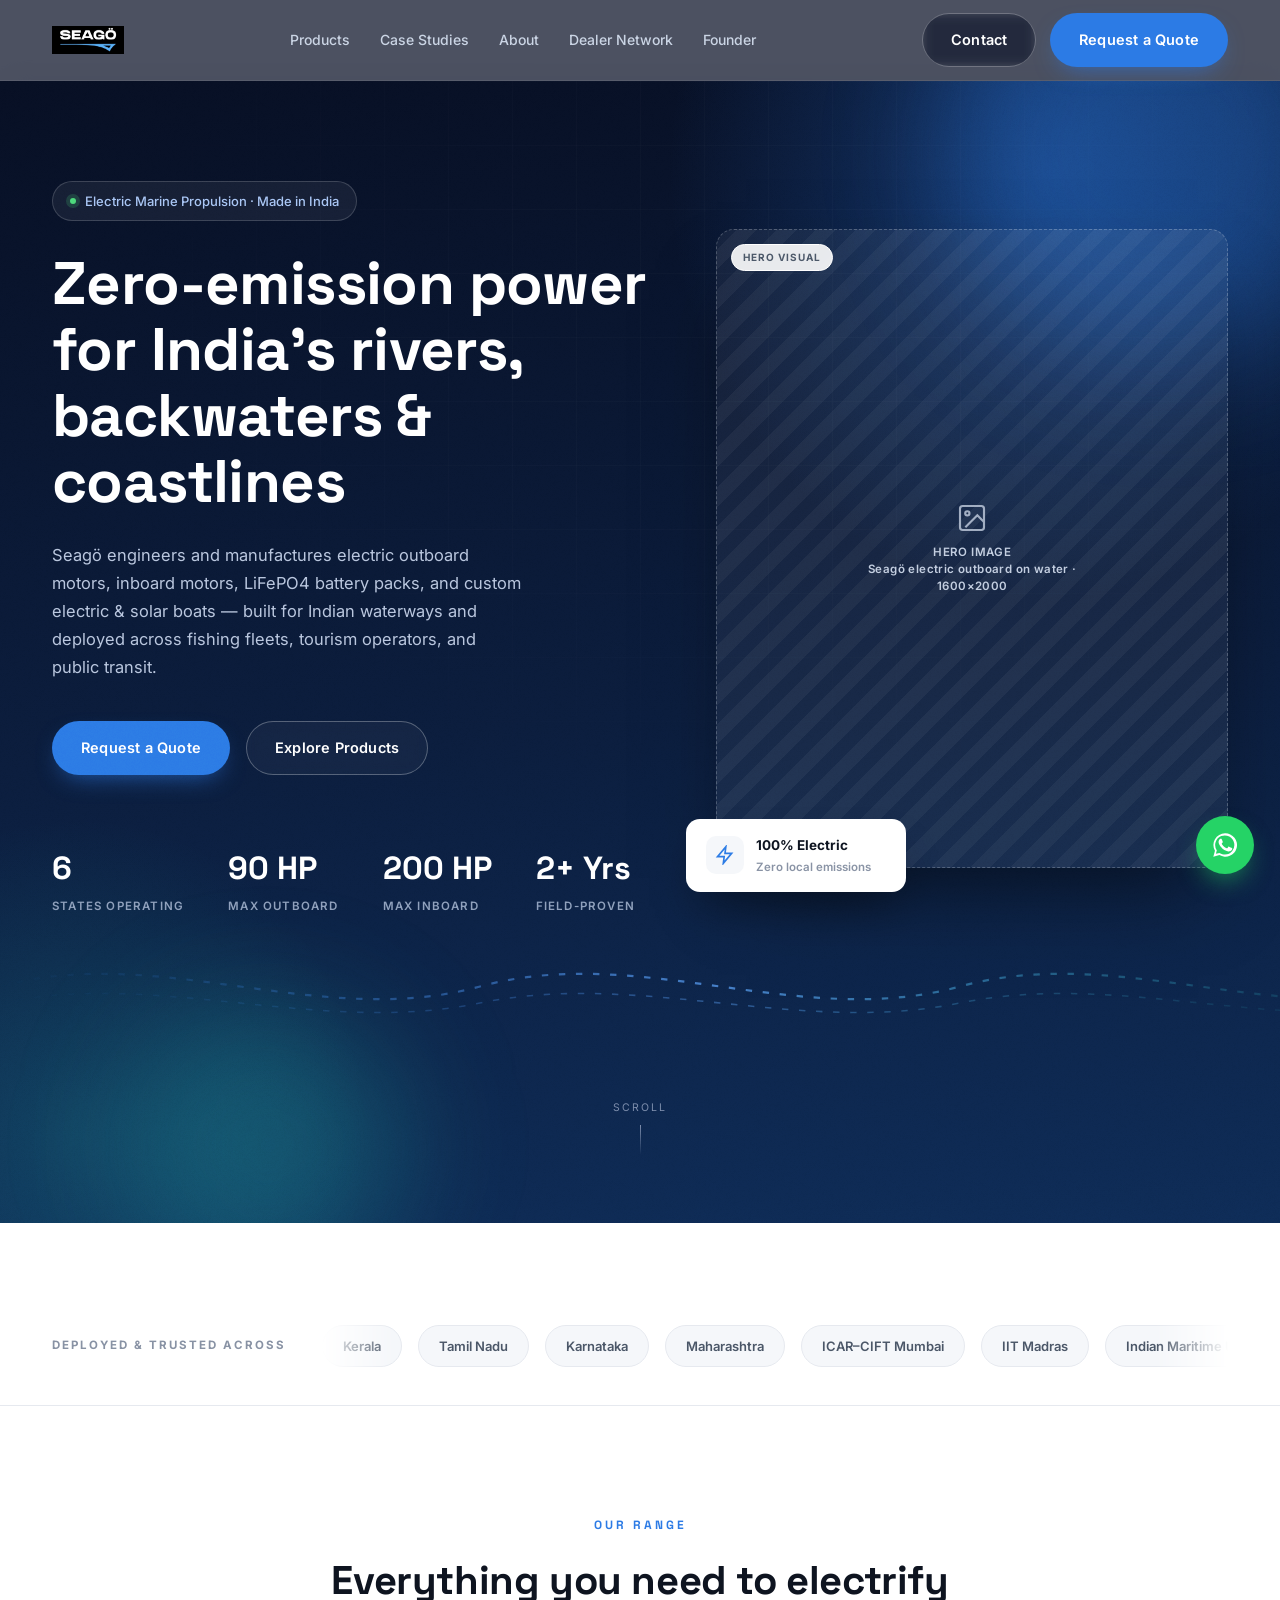
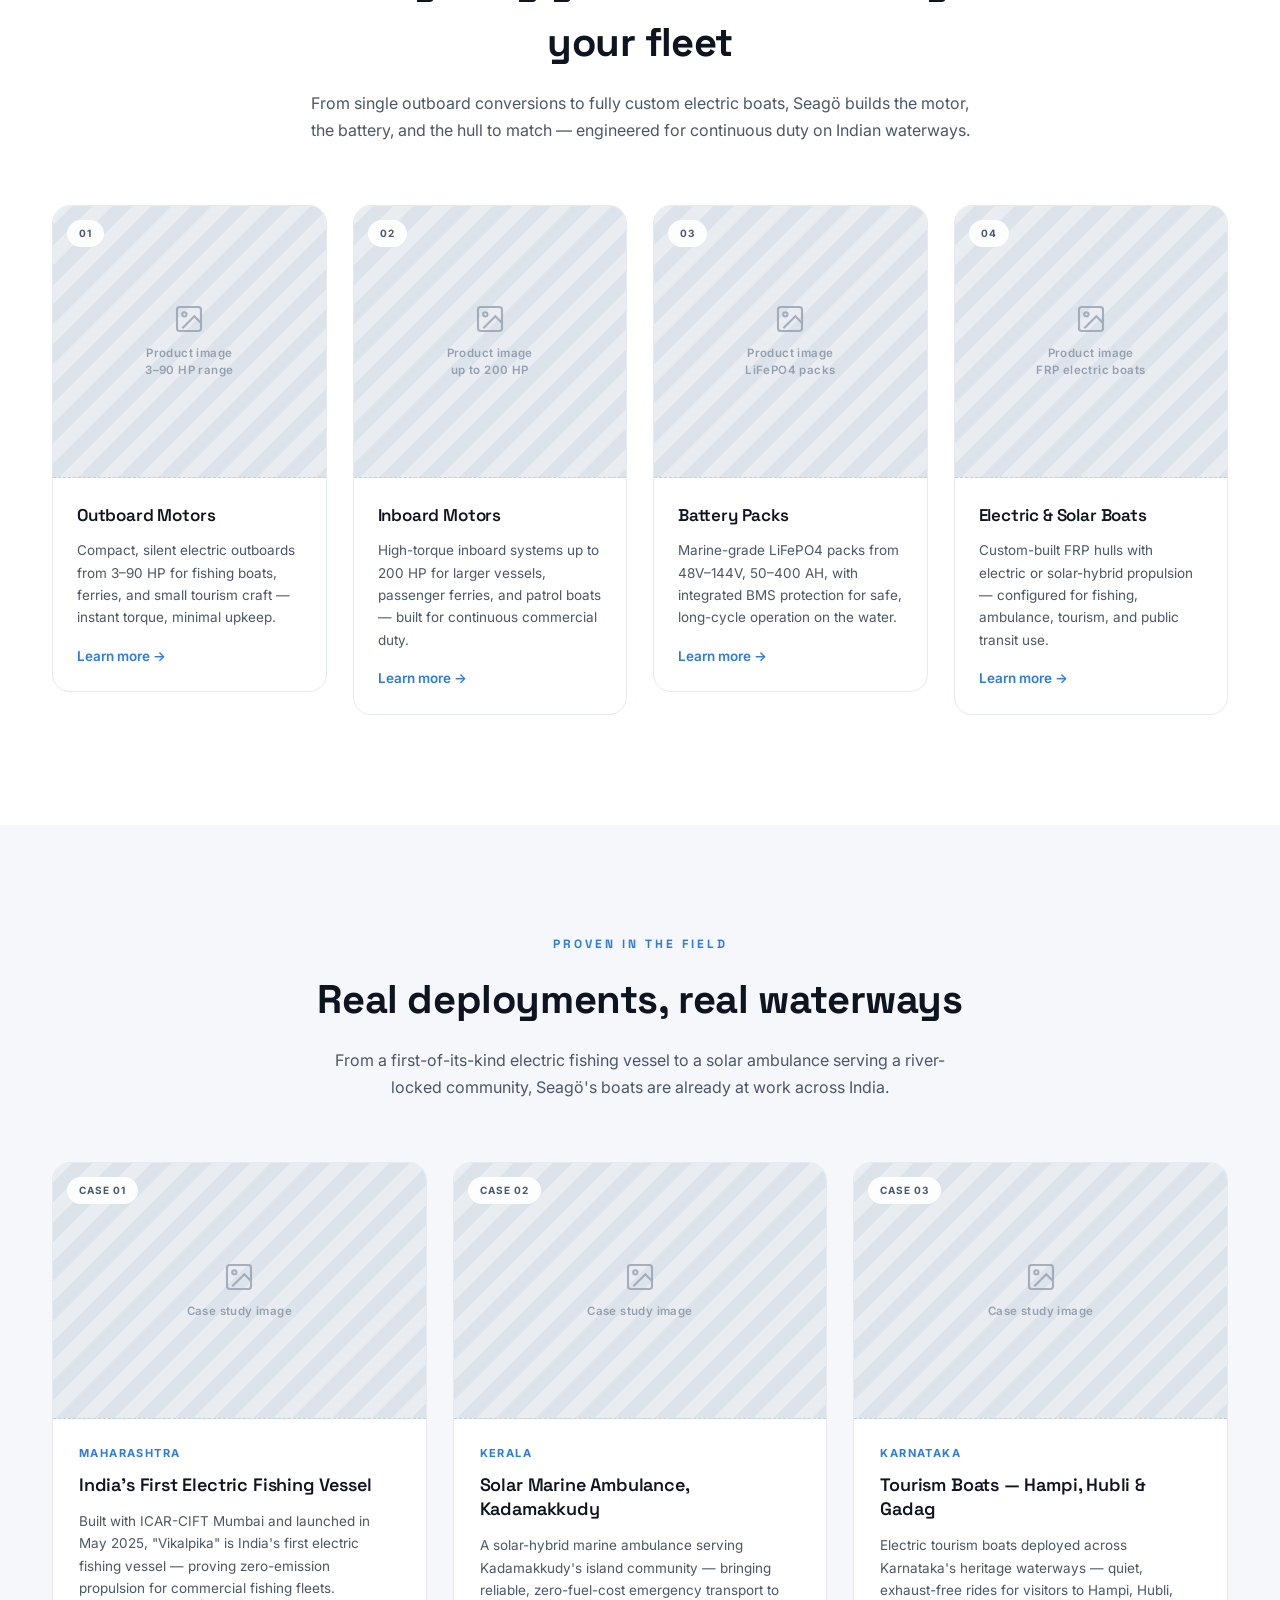
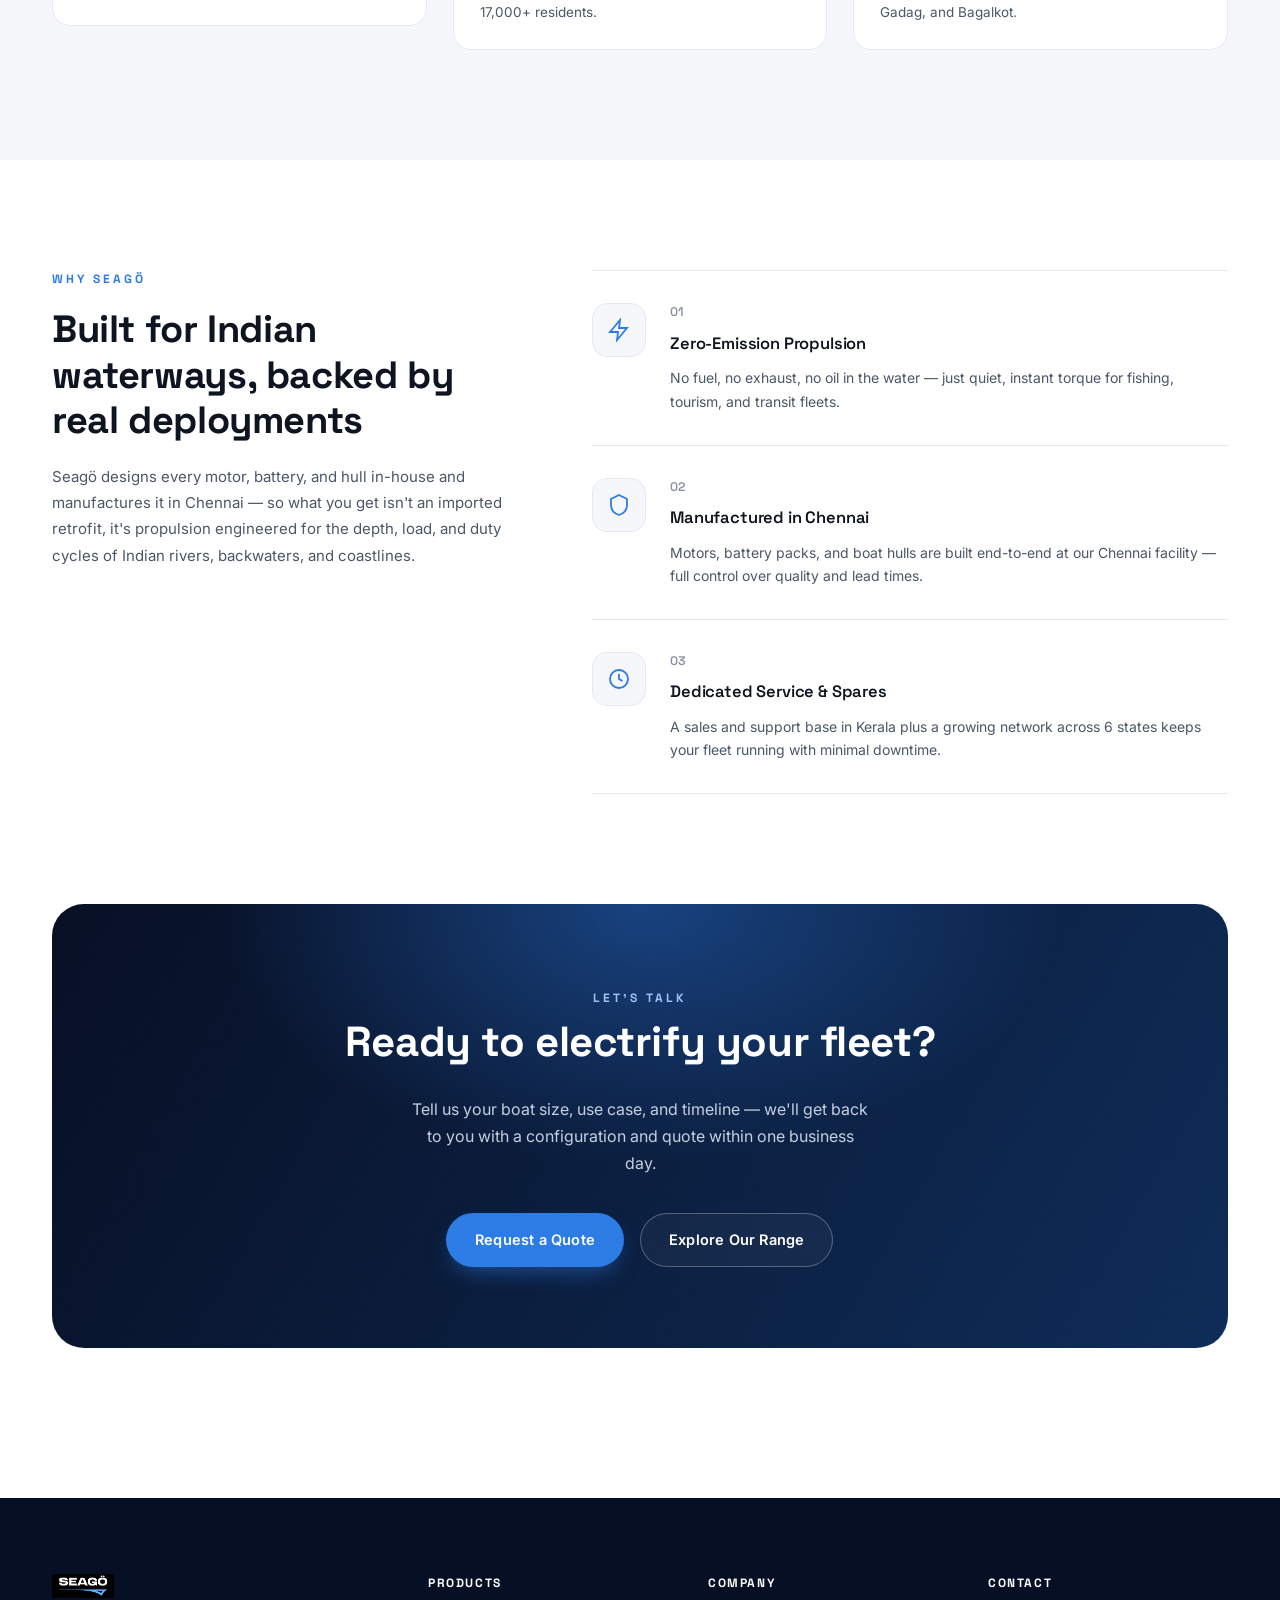
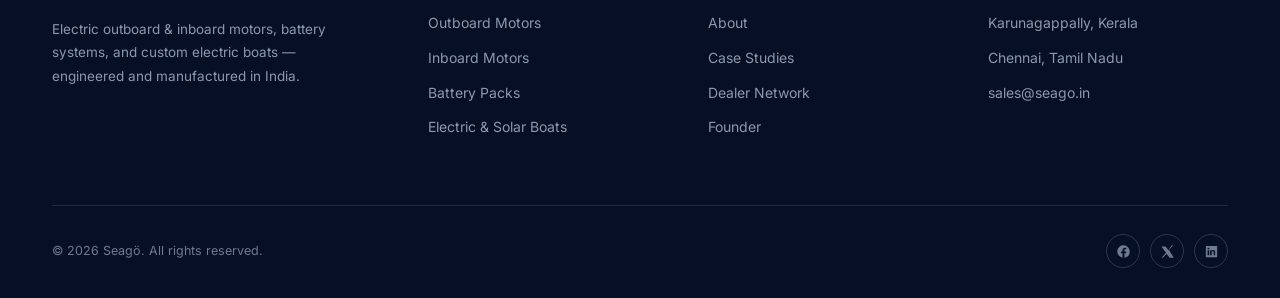
<file: index.html>
<!DOCTYPE html>
<html lang="en">
<head>
<script>document.documentElement.classList.add('js-ready');</script>
<meta charset="UTF-8">
<meta name="viewport" content="width=device-width, initial-scale=1.0">
<title>Seagö — Electric Outboard &amp; Inboard Motors, Battery Packs &amp; Electric Boats</title>
<meta name="description" content="Seagö designs and manufactures electric outboard motors (3–90 HP), inboard motors (up to 200 HP), LiFePO4 battery packs, and custom electric &amp; solar boats — engineered and manufactured in India, deployed across 6 states.">
<link rel="icon" type="image/svg+xml" href="assets/favicon.svg">
<link rel="preconnect" href="https://fonts.googleapis.com">
<link rel="preconnect" href="https://fonts.gstatic.com" crossorigin>
<link href="https://fonts.googleapis.com/css2?family=Space+Grotesk:wght@500;600;700&family=Inter:wght@400;500;600;700;800&display=swap" rel="stylesheet">
<link rel="stylesheet" href="css/style.css">
<script src="js/main.js" defer></script>
</head>
<body>

<div class="progress" id="progressBar"></div>

<!-- ================= NAV ================= -->
<header class="nav">
  <div class="wrap nav-row">
    <a class="nav-logo" href="#top"><img src="assets/seago-logo.png" alt="Seagö"></a>
    <nav class="nav-links">
      <a href="products.html">Products</a>
      <a href="case-studies.html">Case Studies</a>
      <a href="about.html">About</a>
      <a href="dealer-network.html">Dealer Network</a>
      <a href="founder.html">Founder</a>
    </nav>
    <div class="nav-cta">
      <a class="btn btn-ghost magnetic" href="contact.html">Contact</a>
      <a class="btn btn-primary magnetic" href="contact.html">Request a Quote</a>
      <button class="burger" id="burger" aria-label="Menu"><span></span><span></span><span></span></button>
    </div>
  </div>
</header>

<div class="mobile-menu" id="mobileMenu">
  <a href="products.html">Products</a>
  <a href="case-studies.html">Case Studies</a>
  <a href="about.html">About</a>
  <a href="dealer-network.html">Dealer Network</a>
  <a href="founder.html">Founder</a>
  <a href="contact.html">Contact</a>
  <a class="btn btn-primary" href="contact.html">Request a Quote</a>
</div>

<!-- ================= HERO ================= -->
<section class="hero" id="top">
  <div class="grid-overlay"></div>
  <div class="blob blob-1" data-depth="18"></div>
  <div class="blob blob-2" data-depth="-12"></div>
  <div class="cursor-glow"></div>

  <div class="wrap hero-grid">
    <div class="hero-copy">
      <div class="hero-badge"><span class="dot"></span> Electric Marine Propulsion · Made in India</div>
      <h1 class="hero-title">Zero-emission power for India's rivers, backwaters &amp; coastlines</h1>
      <div class="hero-sub">
        <p>Seagö engineers and manufactures electric outboard motors, inboard motors, LiFePO4 battery packs, and custom electric &amp; solar boats — built for Indian waterways and deployed across fishing fleets, tourism operators, and public transit.</p>
      </div>
      <div class="hero-actions">
        <a class="btn btn-primary magnetic" href="contact.html">Request a Quote</a>
        <a class="btn btn-ghost magnetic" href="products.html">Explore Products</a>
      </div>
      <div class="hero-stats">
        <div class="hero-stat"><b data-count="6" data-suffix="">0</b><span>States Operating</span></div>
        <div class="hero-stat"><b data-count="90" data-suffix=" HP">0</b><span>Max Outboard</span></div>
        <div class="hero-stat"><b data-count="200" data-suffix=" HP">0</b><span>Max Inboard</span></div>
        <div class="hero-stat"><b data-count="2" data-suffix="+ Yrs">0</b><span>Field-Proven</span></div>
      </div>
    </div>
    <div class="hero-visual" data-depth="-8">
      <div class="ph" style="height:100%;">
        <span class="ph__chip">Hero Visual</span>
        <div class="ph__inner">
          <svg viewBox="0 0 24 24" fill="none" stroke="currentColor" stroke-width="1.6"><rect x="3" y="3" width="18" height="18" rx="2"/><circle cx="8.5" cy="8.5" r="1.6"/><path d="M21 15l-5-5-9 9"/></svg>
          <span>HERO IMAGE<br>Seagö electric outboard on water · 1600×2000</span>
        </div>
      </div>
      <div class="float-card">
        <div class="ic"><svg viewBox="0 0 24 24" fill="none" stroke="currentColor" stroke-width="2"><path d="M13 2L3 14h8l-1 8 10-12h-8l1-8z"/></svg></div>
        <div>
          <span class="ft-title">100% Electric</span>
          <span class="ft-sub">Zero local emissions</span>
        </div>
      </div>
    </div>
  </div>

  <div class="wave-wrap">
    <svg viewBox="0 0 1200 100" preserveAspectRatio="none">
      <defs>
        <linearGradient id="waveGrad" x1="0" y1="0" x2="1" y2="0">
          <stop offset="0%" stop-color="#2C7BE5" stop-opacity="0"/>
          <stop offset="50%" stop-color="#5FA6FF" stop-opacity="1"/>
          <stop offset="100%" stop-color="#28D4C8" stop-opacity="0"/>
        </linearGradient>
      </defs>
      <path class="wave-path" d="M0,55 C150,15 300,95 450,55 C600,15 750,95 900,55 C1050,15 1200,95 1350,55"/>
      <path class="wave-path p2" d="M0,70 C150,40 300,100 450,70 C600,40 750,100 900,70 C1050,40 1200,100 1350,70"/>
    </svg>
  </div>
  <div class="scroll-cue"><span>Scroll</span><span class="line"></span></div>
</section>

<div class="angle-div">
  <svg viewBox="0 0 1200 64" preserveAspectRatio="none"><polygon points="0,64 1200,0 1200,64" fill="#ffffff"/></svg>
</div>

<!-- ================= TRUST MARQUEE ================= -->
<section class="trust">
  <div class="wrap trust-row">
    <span class="trust-label">Deployed &amp; Trusted Across</span>
    <div class="marquee">
      <div class="marquee-track trust-logos">
        <div class="trust-chip">Kerala</div>
        <div class="trust-chip">Tamil Nadu</div>
        <div class="trust-chip">Karnataka</div>
        <div class="trust-chip">Maharashtra</div>
        <div class="trust-chip">ICAR&#8211;CIFT Mumbai</div>
        <div class="trust-chip">IIT Madras</div>
        <div class="trust-chip">Indian Maritime University</div>
        <div class="trust-chip">Kerala</div>
        <div class="trust-chip">Tamil Nadu</div>
        <div class="trust-chip">Karnataka</div>
        <div class="trust-chip">Maharashtra</div>
        <div class="trust-chip">ICAR&#8211;CIFT Mumbai</div>
        <div class="trust-chip">IIT Madras</div>
        <div class="trust-chip">Indian Maritime University</div>
      </div>
    </div>
  </div>
</section>

<!-- ================= PRODUCT RANGE ================= -->
<section class="section" id="products">
  <div class="wrap">
    <div class="section-head reveal">
      <span class="eyebrow">Our Range</span>
      <h2>Everything you need to electrify your fleet</h2>
      <p>From single outboard conversions to fully custom electric boats, Seagö builds the motor, the battery, and the hull to match — engineered for continuous duty on Indian waterways.</p>
    </div>
    <div class="grid-4" data-stagger>
      <div class="tilt reveal">
        <div class="card">
          <div class="ph"><span class="ph__chip">01</span><div class="ph__inner"><svg viewBox="0 0 24 24" fill="none" stroke="currentColor" stroke-width="1.6"><rect x="3" y="3" width="18" height="18" rx="2"/><circle cx="8.5" cy="8.5" r="1.6"/><path d="M21 15l-5-5-9 9"/></svg><span>Product image<br>3–90 HP range</span></div></div>
          <div class="card-body">
            <h3>Outboard Motors</h3>
            <p>Compact, silent electric outboards from 3–90 HP for fishing boats, ferries, and small tourism craft — instant torque, minimal upkeep.</p>
            <a class="card-link" href="products.html">Learn more →</a>
          </div>
        </div>
      </div>
      <div class="tilt reveal">
        <div class="card">
          <div class="ph"><span class="ph__chip">02</span><div class="ph__inner"><svg viewBox="0 0 24 24" fill="none" stroke="currentColor" stroke-width="1.6"><rect x="3" y="3" width="18" height="18" rx="2"/><circle cx="8.5" cy="8.5" r="1.6"/><path d="M21 15l-5-5-9 9"/></svg><span>Product image<br>up to 200 HP</span></div></div>
          <div class="card-body">
            <h3>Inboard Motors</h3>
            <p>High-torque inboard systems up to 200 HP for larger vessels, passenger ferries, and patrol boats — built for continuous commercial duty.</p>
            <a class="card-link" href="products.html">Learn more →</a>
          </div>
        </div>
      </div>
      <div class="tilt reveal">
        <div class="card">
          <div class="ph"><span class="ph__chip">03</span><div class="ph__inner"><svg viewBox="0 0 24 24" fill="none" stroke="currentColor" stroke-width="1.6"><rect x="3" y="3" width="18" height="18" rx="2"/><circle cx="8.5" cy="8.5" r="1.6"/><path d="M21 15l-5-5-9 9"/></svg><span>Product image<br>LiFePO4 packs</span></div></div>
          <div class="card-body">
            <h3>Battery Packs</h3>
            <p>Marine-grade LiFePO4 packs from 48V–144V, 50–400 AH, with integrated BMS protection for safe, long-cycle operation on the water.</p>
            <a class="card-link" href="products.html">Learn more →</a>
          </div>
        </div>
      </div>
      <div class="tilt reveal">
        <div class="card">
          <div class="ph"><span class="ph__chip">04</span><div class="ph__inner"><svg viewBox="0 0 24 24" fill="none" stroke="currentColor" stroke-width="1.6"><rect x="3" y="3" width="18" height="18" rx="2"/><circle cx="8.5" cy="8.5" r="1.6"/><path d="M21 15l-5-5-9 9"/></svg><span>Product image<br>FRP electric boats</span></div></div>
          <div class="card-body">
            <h3>Electric &amp; Solar Boats</h3>
            <p>Custom-built FRP hulls with electric or solar-hybrid propulsion — configured for fishing, ambulance, tourism, and public transit use.</p>
            <a class="card-link" href="products.html">Learn more →</a>
          </div>
        </div>
      </div>
    </div>
  </div>
</section>

<!-- ================= CASE STUDIES ================= -->
<section class="section soft" id="case-studies">
  <div class="wrap">
    <div class="section-head reveal">
      <span class="eyebrow">Proven in the Field</span>
      <h2>Real deployments, real waterways</h2>
      <p>From a first-of-its-kind electric fishing vessel to a solar ambulance serving a river-locked community, Seagö's boats are already at work across India.</p>
    </div>
    <div class="grid-3" data-stagger>
      <div class="tilt reveal">
        <div class="case-card">
          <div class="ph"><span class="ph__chip">Case 01</span><div class="ph__inner"><svg viewBox="0 0 24 24" fill="none" stroke="currentColor" stroke-width="1.6"><rect x="3" y="3" width="18" height="18" rx="2"/><circle cx="8.5" cy="8.5" r="1.6"/><path d="M21 15l-5-5-9 9"/></svg><span>Case study image</span></div></div>
          <div class="case-body">
            <span class="case-tag">Maharashtra</span>
            <h3>India's First Electric Fishing Vessel</h3>
            <p>Built with ICAR-CIFT Mumbai and launched in May 2025, "Vikalpika" is India's first electric fishing vessel — proving zero-emission propulsion for commercial fishing fleets.</p>
          </div>
        </div>
      </div>
      <div class="tilt reveal">
        <div class="case-card">
          <div class="ph"><span class="ph__chip">Case 02</span><div class="ph__inner"><svg viewBox="0 0 24 24" fill="none" stroke="currentColor" stroke-width="1.6"><rect x="3" y="3" width="18" height="18" rx="2"/><circle cx="8.5" cy="8.5" r="1.6"/><path d="M21 15l-5-5-9 9"/></svg><span>Case study image</span></div></div>
          <div class="case-body">
            <span class="case-tag">Kerala</span>
            <h3>Solar Marine Ambulance, Kadamakkudy</h3>
            <p>A solar-hybrid marine ambulance serving Kadamakkudy's island community — bringing reliable, zero-fuel-cost emergency transport to 17,000+ residents.</p>
          </div>
        </div>
      </div>
      <div class="tilt reveal">
        <div class="case-card">
          <div class="ph"><span class="ph__chip">Case 03</span><div class="ph__inner"><svg viewBox="0 0 24 24" fill="none" stroke="currentColor" stroke-width="1.6"><rect x="3" y="3" width="18" height="18" rx="2"/><circle cx="8.5" cy="8.5" r="1.6"/><path d="M21 15l-5-5-9 9"/></svg><span>Case study image</span></div></div>
          <div class="case-body">
            <span class="case-tag">Karnataka</span>
            <h3>Tourism Boats — Hampi, Hubli &amp; Gadag</h3>
            <p>Electric tourism boats deployed across Karnataka's heritage waterways — quiet, exhaust-free rides for visitors to Hampi, Hubli, Gadag, and Bagalkot.</p>
          </div>
        </div>
      </div>
    </div>
  </div>
</section>

<!-- ================= WHY SEAGO (editorial split) ================= -->
<section class="section" id="about">
  <div class="wrap why-grid">
    <div class="why-left reveal">
      <span class="eyebrow">Why Seagö</span>
      <h2 class="why-title">Built for Indian waterways, backed by real deployments</h2>
      <p>Seagö designs every motor, battery, and hull in-house and manufactures it in Chennai — so what you get isn't an imported retrofit, it's propulsion engineered for the depth, load, and duty cycles of Indian rivers, backwaters, and coastlines.</p>
    </div>
    <div class="feat-list" data-stagger>
      <div class="feat-row reveal">
        <div class="ic"><svg viewBox="0 0 24 24" fill="none" stroke="currentColor" stroke-width="1.8"><path d="M13 2L3 14h8l-1 8 10-12h-8l1-8z"/></svg></div>
        <div class="ft-body">
          <span class="idx">01</span>
          <h4>Zero-Emission Propulsion</h4>
          <p>No fuel, no exhaust, no oil in the water — just quiet, instant torque for fishing, tourism, and transit fleets.</p>
        </div>
      </div>
      <div class="feat-row reveal">
        <div class="ic"><svg viewBox="0 0 24 24" fill="none" stroke="currentColor" stroke-width="1.8"><path d="M12 2l8 4v6c0 5-3.4 8.5-8 10-4.6-1.5-8-5-8-10V6l8-4z"/></svg></div>
        <div class="ft-body">
          <span class="idx">02</span>
          <h4>Manufactured in Chennai</h4>
          <p>Motors, battery packs, and boat hulls are built end-to-end at our Chennai facility — full control over quality and lead times.</p>
        </div>
      </div>
      <div class="feat-row reveal">
        <div class="ic"><svg viewBox="0 0 24 24" fill="none" stroke="currentColor" stroke-width="1.8"><circle cx="12" cy="12" r="9"/><path d="M12 7v5l3.5 2"/></svg></div>
        <div class="ft-body">
          <span class="idx">03</span>
          <h4>Dedicated Service &amp; Spares</h4>
          <p>A sales and support base in Kerala plus a growing network across 6 states keeps your fleet running with minimal downtime.</p>
        </div>
      </div>
    </div>
  </div>
</section>

<!-- ================= CTA ================= -->
<section class="section" style="padding-top:0;">
  <div class="wrap">
    <div class="cta reveal">
      <div class="cta-inner">
        <span class="eyebrow" style="color:#9FC1F5;">Let's Talk</span>
        <h2 class="cta-title">Ready to electrify your fleet?</h2>
        <p class="cta-text">Tell us your boat size, use case, and timeline — we'll get back to you with a configuration and quote within one business day.</p>
        <div class="cta-actions">
          <a class="btn btn-primary magnetic" href="contact.html">Request a Quote</a>
          <a class="btn btn-ghost magnetic" href="products.html">Explore Our Range</a>
        </div>
      </div>
    </div>
  </div>
</section>

<!-- ================= FOOTER ================= -->
<footer>
  <div class="wrap">
    <div class="footer-grid">
      <div>
        <div class="footer-logo"><img src="assets/seago-logo.png" alt="Seagö"></div>
        <p>Electric outboard &amp; inboard motors, battery systems, and custom electric boats — engineered and manufactured in India.</p>
      </div>
      <div class="footer-col">
        <h5>Products</h5>
        <a href="products.html">Outboard Motors</a>
        <a href="products.html">Inboard Motors</a>
        <a href="products.html">Battery Packs</a>
        <a href="products.html">Electric &amp; Solar Boats</a>
      </div>
      <div class="footer-col">
        <h5>Company</h5>
        <a href="about.html">About</a>
        <a href="case-studies.html">Case Studies</a>
        <a href="dealer-network.html">Dealer Network</a>
        <a href="founder.html">Founder</a>
      </div>
      <div class="footer-col">
        <h5>Contact</h5>
        <a href="contact.html">Karunagappally, Kerala</a>
        <a href="contact.html">Chennai, Tamil Nadu</a>
        <a href="mailto:sales@seago.in">sales@seago.in</a>
      </div>
    </div>
    <div class="footer-bottom">
      <span>© 2026 Seagö. All rights reserved.</span>
      <div class="footer-social">
        <a href="#"><svg viewBox="0 0 24 24" fill="currentColor"><path d="M22 12a10 10 0 1 0-11.6 9.9v-7H7.9V12h2.5V9.8c0-2.5 1.5-3.9 3.8-3.9 1.1 0 2.2.2 2.2.2v2.4h-1.3c-1.2 0-1.6.8-1.6 1.6V12h2.8l-.4 2.9h-2.4v7A10 10 0 0 0 22 12z"/></svg></a>
        <a href="#"><svg viewBox="0 0 24 24" fill="currentColor"><path d="M18.9 2H21l-6.6 7.5L22 22h-6.5l-5-6.6L4.7 22H2.6l7-8-7.3-9.9h6.6l4.5 6z"/></svg></a>
        <a href="#"><svg viewBox="0 0 24 24" fill="currentColor"><path d="M20.4 3H3.6A.6.6 0 0 0 3 3.6v16.8a.6.6 0 0 0 .6.6h16.8a.6.6 0 0 0 .6-.6V3.6a.6.6 0 0 0-.6-.6zM8.3 18.1H5.7V9.9h2.6v8.2zM7 8.8a1.5 1.5 0 1 1 0-3 1.5 1.5 0 0 1 0 3zm11.1 9.3h-2.6v-4.3c0-1 0-2.4-1.5-2.4s-1.7 1.1-1.7 2.3v4.4H9.7V9.9h2.5v1.1a2.7 2.7 0 0 1 2.5-1.4c2.6 0 3.1 1.7 3.1 4v4.5z"/></svg></a>
      </div>
    </div>
  </div>
</footer>

<!-- ================= WHATSAPP FLOAT ================= -->
<a class="wa-float" href="https://wa.me/918606366633?text=Hi%20Seag%C3%B6%2C%20I%27d%20like%20to%20know%20more%20about%20your%20electric%20marine%20products." target="_blank" rel="noopener" aria-label="Chat on WhatsApp">
  <span class="wa-tip">Chat with us</span>
  <svg viewBox="0 0 24 24"><path d="M17.5 14.4c-.3-.1-1.7-.9-2-1-.3-.1-.5-.1-.6.1-.2.3-.7 1-.9 1.2-.2.2-.3.2-.6.1-.3-.1-1.3-.5-2.4-1.5-.9-.8-1.5-1.8-1.7-2.1-.2-.3 0-.5.1-.6.1-.1.3-.3.4-.5.1-.1.2-.3.3-.4.1-.2 0-.4 0-.5 0-.1-.6-1.5-.8-2-.2-.5-.4-.5-.6-.5h-.5c-.2 0-.5.1-.7.3-.3.3-1 1-1 2.4s1 2.8 1.1 3c.1.2 2 3.1 4.9 4.3.7.3 1.2.5 1.7.6.7.2 1.3.2 1.8.1.5-.1 1.7-.7 2-1.4.2-.6.2-1.2.2-1.3-.1-.1-.3-.2-.6-.3z"/><path d="M12 2a10 10 0 0 0-8.6 15L2 22l5.2-1.4A10 10 0 1 0 12 2zm0 18.2c-1.6 0-3.1-.4-4.4-1.2l-.3-.2-3.1.8.8-3-.2-.3A8.2 8.2 0 1 1 12 20.2z"/></svg>
</a>

</body>
</html>
</file>
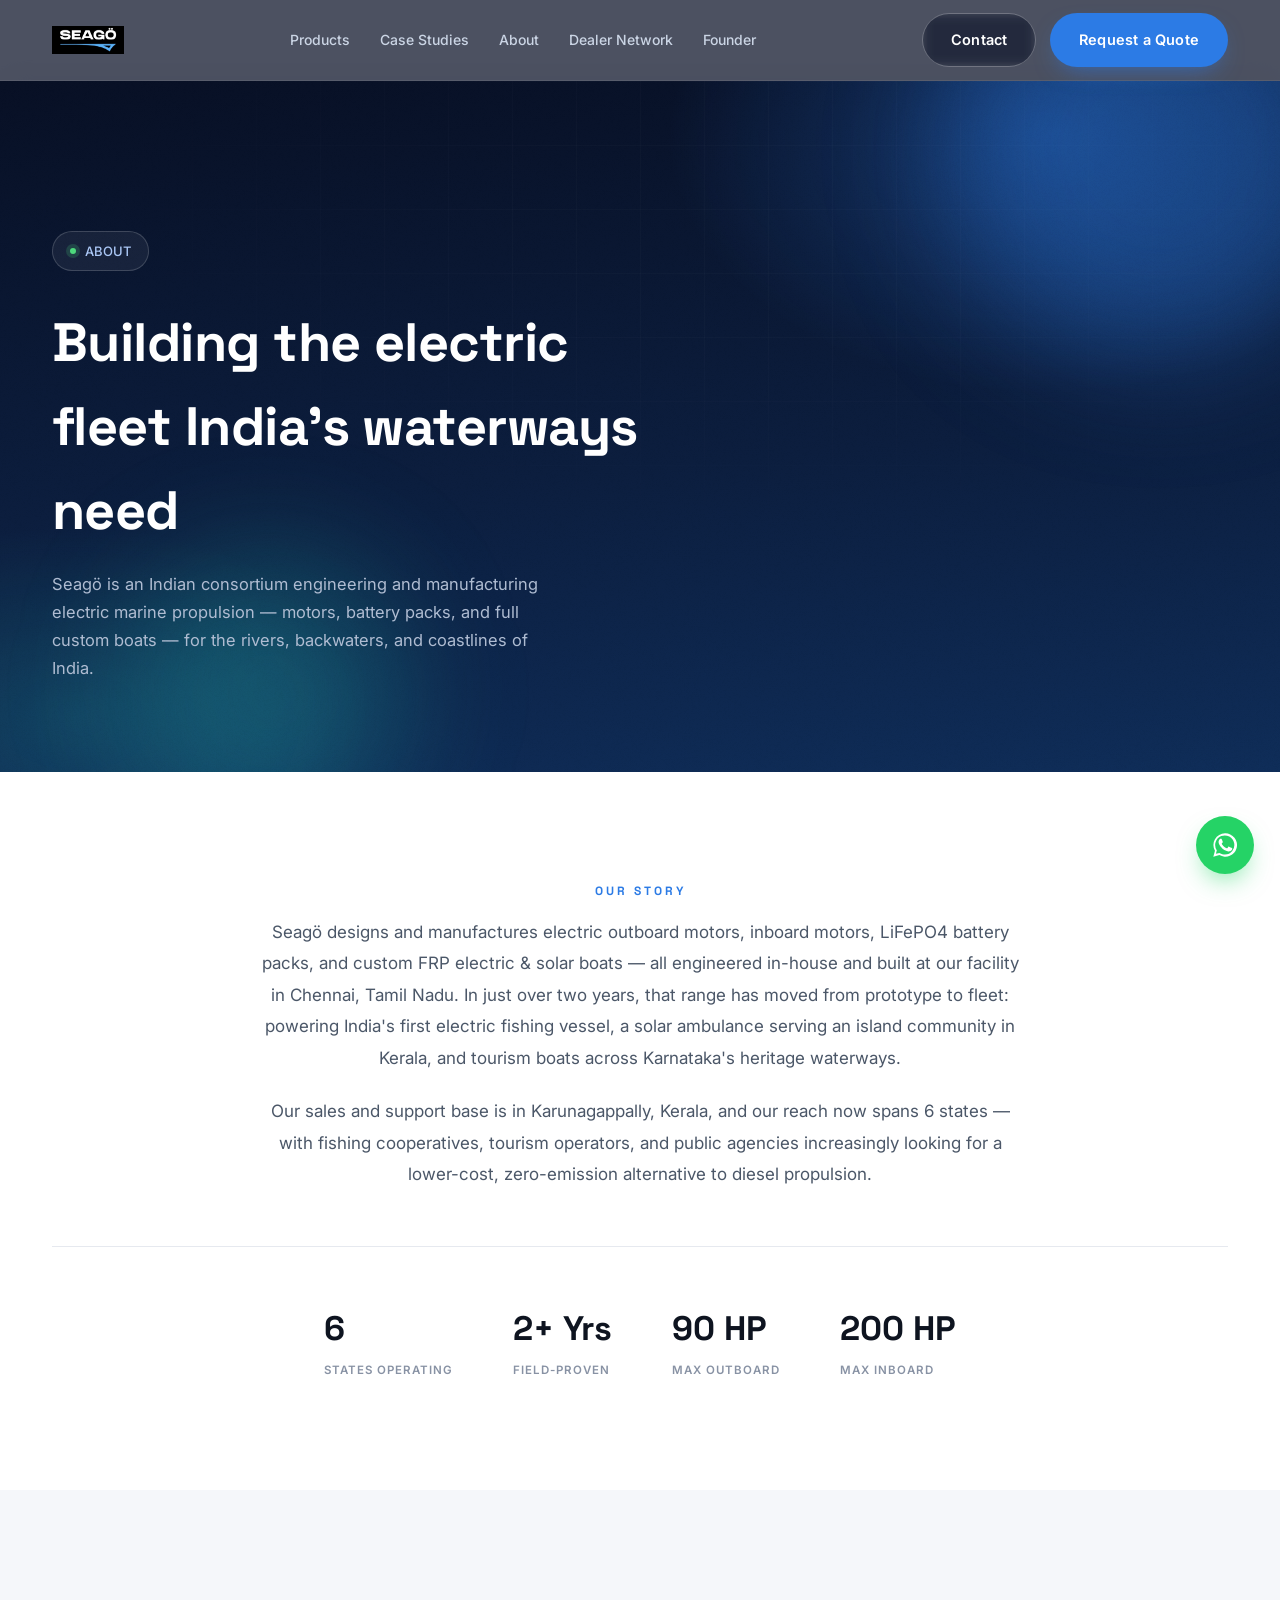
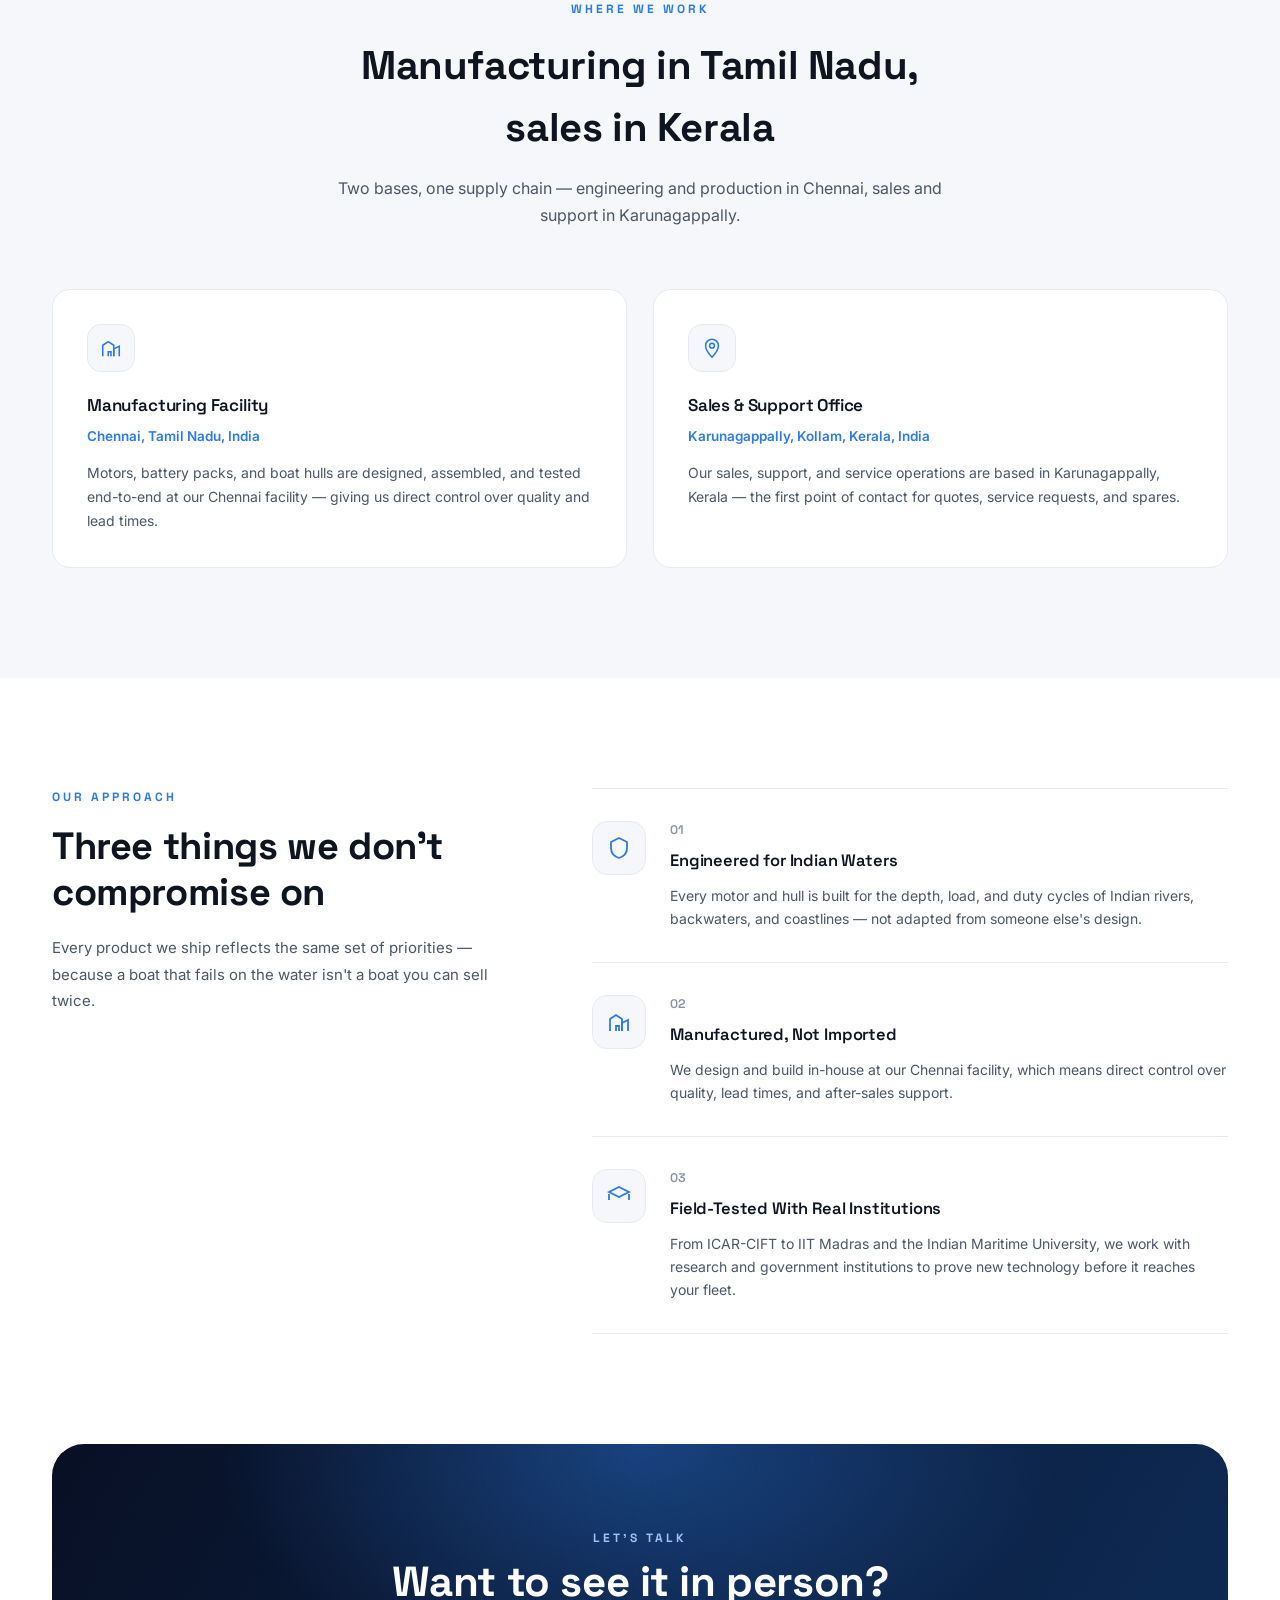
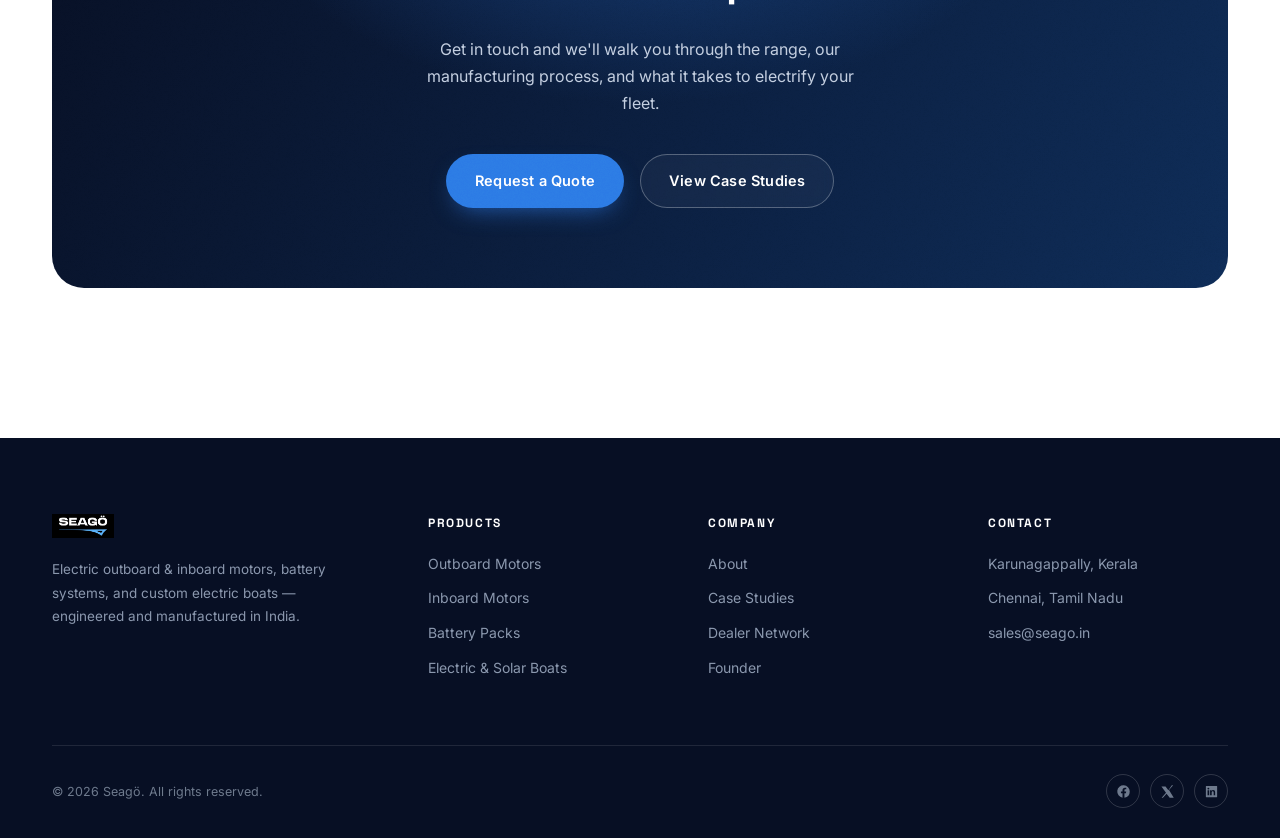
<file: about.html>
<!DOCTYPE html>
<html lang="en">
<head>
<title>Seagö — About Us</title>

<script>document.documentElement.classList.add('js-ready');</script>
<meta charset="UTF-8">
<meta name="viewport" content="width=device-width, initial-scale=1.0">
<meta name="description" content="Seagö designs and manufactures electric marine propulsion in Chennai, Tamil Nadu — deployed across 6 states from a sales &amp; support base in Karunagappally, Kerala.">
<link rel="icon" type="image/svg+xml" href="assets/favicon.svg">
<link rel="preconnect" href="https://fonts.googleapis.com">
<link rel="preconnect" href="https://fonts.gstatic.com" crossorigin>
<link href="https://fonts.googleapis.com/css2?family=Space+Grotesk:wght@500;600;700&family=Inter:wght@400;500;600;700;800&display=swap" rel="stylesheet">
<link rel="stylesheet" href="css/style.css">
<script src="js/main.js" defer></script>
</head>
<body>

<div class="progress" id="progressBar"></div>

<!-- ================= NAV ================= -->
<header class="nav">
  <div class="wrap nav-row">
    <a class="nav-logo" href="index.html#top"><img src="assets/seago-logo.png" alt="Seagö"></a>
    <nav class="nav-links">
      <a href="products.html">Products</a>
      <a href="case-studies.html">Case Studies</a>
      <a href="about.html">About</a>
      <a href="dealer-network.html">Dealer Network</a>
      <a href="founder.html">Founder</a>
    </nav>
    <div class="nav-cta">
      <a class="btn btn-ghost magnetic" href="contact.html">Contact</a>
      <a class="btn btn-primary magnetic" href="contact.html">Request a Quote</a>
      <button class="burger" id="burger" aria-label="Menu"><span></span><span></span><span></span></button>
    </div>
  </div>
</header>

<div class="mobile-menu" id="mobileMenu">
  <a href="products.html">Products</a>
  <a href="case-studies.html">Case Studies</a>
  <a href="about.html">About</a>
  <a href="dealer-network.html">Dealer Network</a>
  <a href="founder.html">Founder</a>
  <a href="contact.html">Contact</a>
  <a class="btn btn-primary" href="contact.html">Request a Quote</a>
</div>

<!-- ================= PAGE HEADER ================= -->
<section class="hero page-hero">
  <div class="grid-overlay"></div>
  <div class="blob blob-1" data-depth="14"></div>
  <div class="blob blob-2" data-depth="-10"></div>
  <div class="cursor-glow"></div>

  <div class="wrap">
    <div class="hero-badge reveal"><span class="dot"></span> ABOUT</div>
    <h1 class="page-title reveal">Building the electric fleet India's waterways need</h1>
    <p class="page-sub reveal">Seagö is an Indian consortium engineering and manufacturing electric marine propulsion — motors, battery packs, and full custom boats — for the rivers, backwaters, and coastlines of India.</p>
  </div>
</section>

<!-- ================= STORY ================= -->
<section class="section">
  <div class="wrap">
    <div class="about-story reveal">
      <span class="eyebrow" style="color:var(--blue); display:block; margin-bottom:16px;">Our Story</span>
      <p>Seagö designs and manufactures electric outboard motors, inboard motors, LiFePO4 battery packs, and custom FRP electric &amp; solar boats — all engineered in-house and built at our facility in Chennai, Tamil Nadu. In just over two years, that range has moved from prototype to fleet: powering India's first electric fishing vessel, a solar ambulance serving an island community in Kerala, and tourism boats across Karnataka's heritage waterways.</p>
      <p>Our sales and support base is in Karunagappally, Kerala, and our reach now spans 6 states — with fishing cooperatives, tourism operators, and public agencies increasingly looking for a lower-cost, zero-emission alternative to diesel propulsion.</p>
    </div>

    <div class="stat-strip reveal">
      <div class="stat"><b>6</b><span>States Operating</span></div>
      <div class="stat"><b>2+ Yrs</b><span>Field-Proven</span></div>
      <div class="stat"><b>90 HP</b><span>Max Outboard</span></div>
      <div class="stat"><b>200 HP</b><span>Max Inboard</span></div>
    </div>
  </div>
</section>

<!-- ================= LOCATIONS ================= -->
<section class="section soft">
  <div class="wrap">
    <div class="section-head reveal">
      <span class="eyebrow">Where We Work</span>
      <h2>Manufacturing in Tamil Nadu, sales in Kerala</h2>
      <p>Two bases, one supply chain — engineering and production in Chennai, sales and support in Karunagappally.</p>
    </div>
    <div class="loc-grid" data-stagger>
      <div class="loc-card reveal">
        <div class="ic"><svg viewBox="0 0 24 24" fill="none" stroke="currentColor" stroke-width="1.7"><path d="M3 21V9l6-4 6 4v12"/><path d="M15 21V13l6-3v11"/><path d="M9 21v-5h3v5"/></svg></div>
        <h3>Manufacturing Facility</h3>
        <div class="loc-addr">Chennai, Tamil Nadu, India</div>
        <p>Motors, battery packs, and boat hulls are designed, assembled, and tested end-to-end at our Chennai facility — giving us direct control over quality and lead times.</p>
      </div>
      <div class="loc-card reveal">
        <div class="ic"><svg viewBox="0 0 24 24" fill="none" stroke="currentColor" stroke-width="1.7"><path d="M12 22s7-7.4 7-12.5A7 7 0 0 0 5 9.5C5 14.6 12 22 12 22z"/><circle cx="12" cy="9.5" r="2.6"/></svg></div>
        <h3>Sales &amp; Support Office</h3>
        <div class="loc-addr">Karunagappally, Kollam, Kerala, India</div>
        <p>Our sales, support, and service operations are based in Karunagappally, Kerala — the first point of contact for quotes, service requests, and spares.</p>
      </div>
    </div>
  </div>
</section>

<!-- ================= APPROACH ================= -->
<section class="section" id="approach">
  <div class="wrap why-grid">
    <div class="why-left reveal">
      <span class="eyebrow">Our Approach</span>
      <h2 class="why-title">Three things we don't compromise on</h2>
      <p>Every product we ship reflects the same set of priorities — because a boat that fails on the water isn't a boat you can sell twice.</p>
    </div>
    <div class="feat-list" data-stagger>
      <div class="feat-row reveal">
        <div class="ic"><svg viewBox="0 0 24 24" fill="none" stroke="currentColor" stroke-width="1.8"><path d="M12 2l8 4v6c0 5-3.4 8.5-8 10-4.6-1.5-8-5-8-10V6l8-4z"/></svg></div>
        <div class="ft-body">
          <span class="idx">01</span>
          <h4>Engineered for Indian Waters</h4>
          <p>Every motor and hull is built for the depth, load, and duty cycles of Indian rivers, backwaters, and coastlines — not adapted from someone else's design.</p>
        </div>
      </div>
      <div class="feat-row reveal">
        <div class="ic"><svg viewBox="0 0 24 24" fill="none" stroke="currentColor" stroke-width="1.8"><path d="M3 21V9l6-4 6 4v12"/><path d="M15 21V13l6-3v11"/><path d="M9 21v-5h3v5"/></svg></div>
        <div class="ft-body">
          <span class="idx">02</span>
          <h4>Manufactured, Not Imported</h4>
          <p>We design and build in-house at our Chennai facility, which means direct control over quality, lead times, and after-sales support.</p>
        </div>
      </div>
      <div class="feat-row reveal">
        <div class="ic"><svg viewBox="0 0 24 24" fill="none" stroke="currentColor" stroke-width="1.8"><path d="M22 10v6M2 10v6M12 3l10 5-10 5L2 8l10-5z"/></svg></div>
        <div class="ft-body">
          <span class="idx">03</span>
          <h4>Field-Tested With Real Institutions</h4>
          <p>From ICAR-CIFT to IIT Madras and the Indian Maritime University, we work with research and government institutions to prove new technology before it reaches your fleet.</p>
        </div>
      </div>
    </div>
  </div>
</section>

<!-- ================= CTA ================= -->
<section class="section" style="padding-top:0;">
  <div class="wrap">
    <div class="cta reveal">
      <div class="cta-inner">
        <span class="eyebrow" style="color:#9FC1F5;">Let's Talk</span>
        <h2 class="cta-title">Want to see it in person?</h2>
        <p class="cta-text">Get in touch and we'll walk you through the range, our manufacturing process, and what it takes to electrify your fleet.</p>
        <div class="cta-actions">
          <a class="btn btn-primary magnetic" href="contact.html">Request a Quote</a>
          <a class="btn btn-ghost magnetic" href="case-studies.html">View Case Studies</a>
        </div>
      </div>
    </div>
  </div>
</section>

<!-- ================= FOOTER ================= -->
<footer>
  <div class="wrap">
    <div class="footer-grid">
      <div>
        <div class="footer-logo"><img src="assets/seago-logo.png" alt="Seagö"></div>
        <p>Electric outboard &amp; inboard motors, battery systems, and custom electric boats — engineered and manufactured in India.</p>
      </div>
      <div class="footer-col">
        <h5>Products</h5>
        <a href="products.html">Outboard Motors</a>
        <a href="products.html">Inboard Motors</a>
        <a href="products.html">Battery Packs</a>
        <a href="products.html">Electric &amp; Solar Boats</a>
      </div>
      <div class="footer-col">
        <h5>Company</h5>
        <a href="about.html">About</a>
        <a href="case-studies.html">Case Studies</a>
        <a href="dealer-network.html">Dealer Network</a>
        <a href="founder.html">Founder</a>
      </div>
      <div class="footer-col">
        <h5>Contact</h5>
        <a href="contact.html">Karunagappally, Kerala</a>
        <a href="contact.html">Chennai, Tamil Nadu</a>
        <a href="mailto:sales@seago.in">sales@seago.in</a>
      </div>
    </div>
    <div class="footer-bottom">
      <span>© 2026 Seagö. All rights reserved.</span>
      <div class="footer-social">
        <a href="#"><svg viewBox="0 0 24 24" fill="currentColor"><path d="M22 12a10 10 0 1 0-11.6 9.9v-7H7.9V12h2.5V9.8c0-2.5 1.5-3.9 3.8-3.9 1.1 0 2.2.2 2.2.2v2.4h-1.3c-1.2 0-1.6.8-1.6 1.6V12h2.8l-.4 2.9h-2.4v7A10 10 0 0 0 22 12z"/></svg></a>
        <a href="#"><svg viewBox="0 0 24 24" fill="currentColor"><path d="M18.9 2H21l-6.6 7.5L22 22h-6.5l-5-6.6L4.7 22H2.6l7-8-7.3-9.9h6.6l4.5 6z"/></svg></a>
        <a href="#"><svg viewBox="0 0 24 24" fill="currentColor"><path d="M20.4 3H3.6A.6.6 0 0 0 3 3.6v16.8a.6.6 0 0 0 .6.6h16.8a.6.6 0 0 0 .6-.6V3.6a.6.6 0 0 0-.6-.6zM8.3 18.1H5.7V9.9h2.6v8.2zM7 8.8a1.5 1.5 0 1 1 0-3 1.5 1.5 0 0 1 0 3zm11.1 9.3h-2.6v-4.3c0-1 0-2.4-1.5-2.4s-1.7 1.1-1.7 2.3v4.4H9.7V9.9h2.5v1.1a2.7 2.7 0 0 1 2.5-1.4c2.6 0 3.1 1.7 3.1 4v4.5z"/></svg></a>
      </div>
    </div>
  </div>
</footer>

<!-- ================= WHATSAPP FLOAT ================= -->
<a class="wa-float" href="https://wa.me/918606366633?text=Hi%20Seag%C3%B6%2C%20I%27d%20like%20to%20know%20more%20about%20your%20electric%20marine%20products." target="_blank" rel="noopener" aria-label="Chat on WhatsApp">
  <span class="wa-tip">Chat with us</span>
  <svg viewBox="0 0 24 24"><path d="M17.5 14.4c-.3-.1-1.7-.9-2-1-.3-.1-.5-.1-.6.1-.2.3-.7 1-.9 1.2-.2.2-.3.2-.6.1-.3-.1-1.3-.5-2.4-1.5-.9-.8-1.5-1.8-1.7-2.1-.2-.3 0-.5.1-.6.1-.1.3-.3.4-.5.1-.1.2-.3.3-.4.1-.2 0-.4 0-.5 0-.1-.6-1.5-.8-2-.2-.5-.4-.5-.6-.5h-.5c-.2 0-.5.1-.7.3-.3.3-1 1-1 2.4s1 2.8 1.1 3c.1.2 2 3.1 4.9 4.3.7.3 1.2.5 1.7.6.7.2 1.3.2 1.8.1.5-.1 1.7-.7 2-1.4.2-.6.2-1.2.2-1.3-.1-.1-.3-.2-.6-.3z"/><path d="M12 2a10 10 0 0 0-8.6 15L2 22l5.2-1.4A10 10 0 1 0 12 2zm0 18.2c-1.6 0-3.1-.4-4.4-1.2l-.3-.2-3.1.8.8-3-.2-.3A8.2 8.2 0 1 1 12 20.2z"/></svg>
</a>

</body>
</html>
</file>
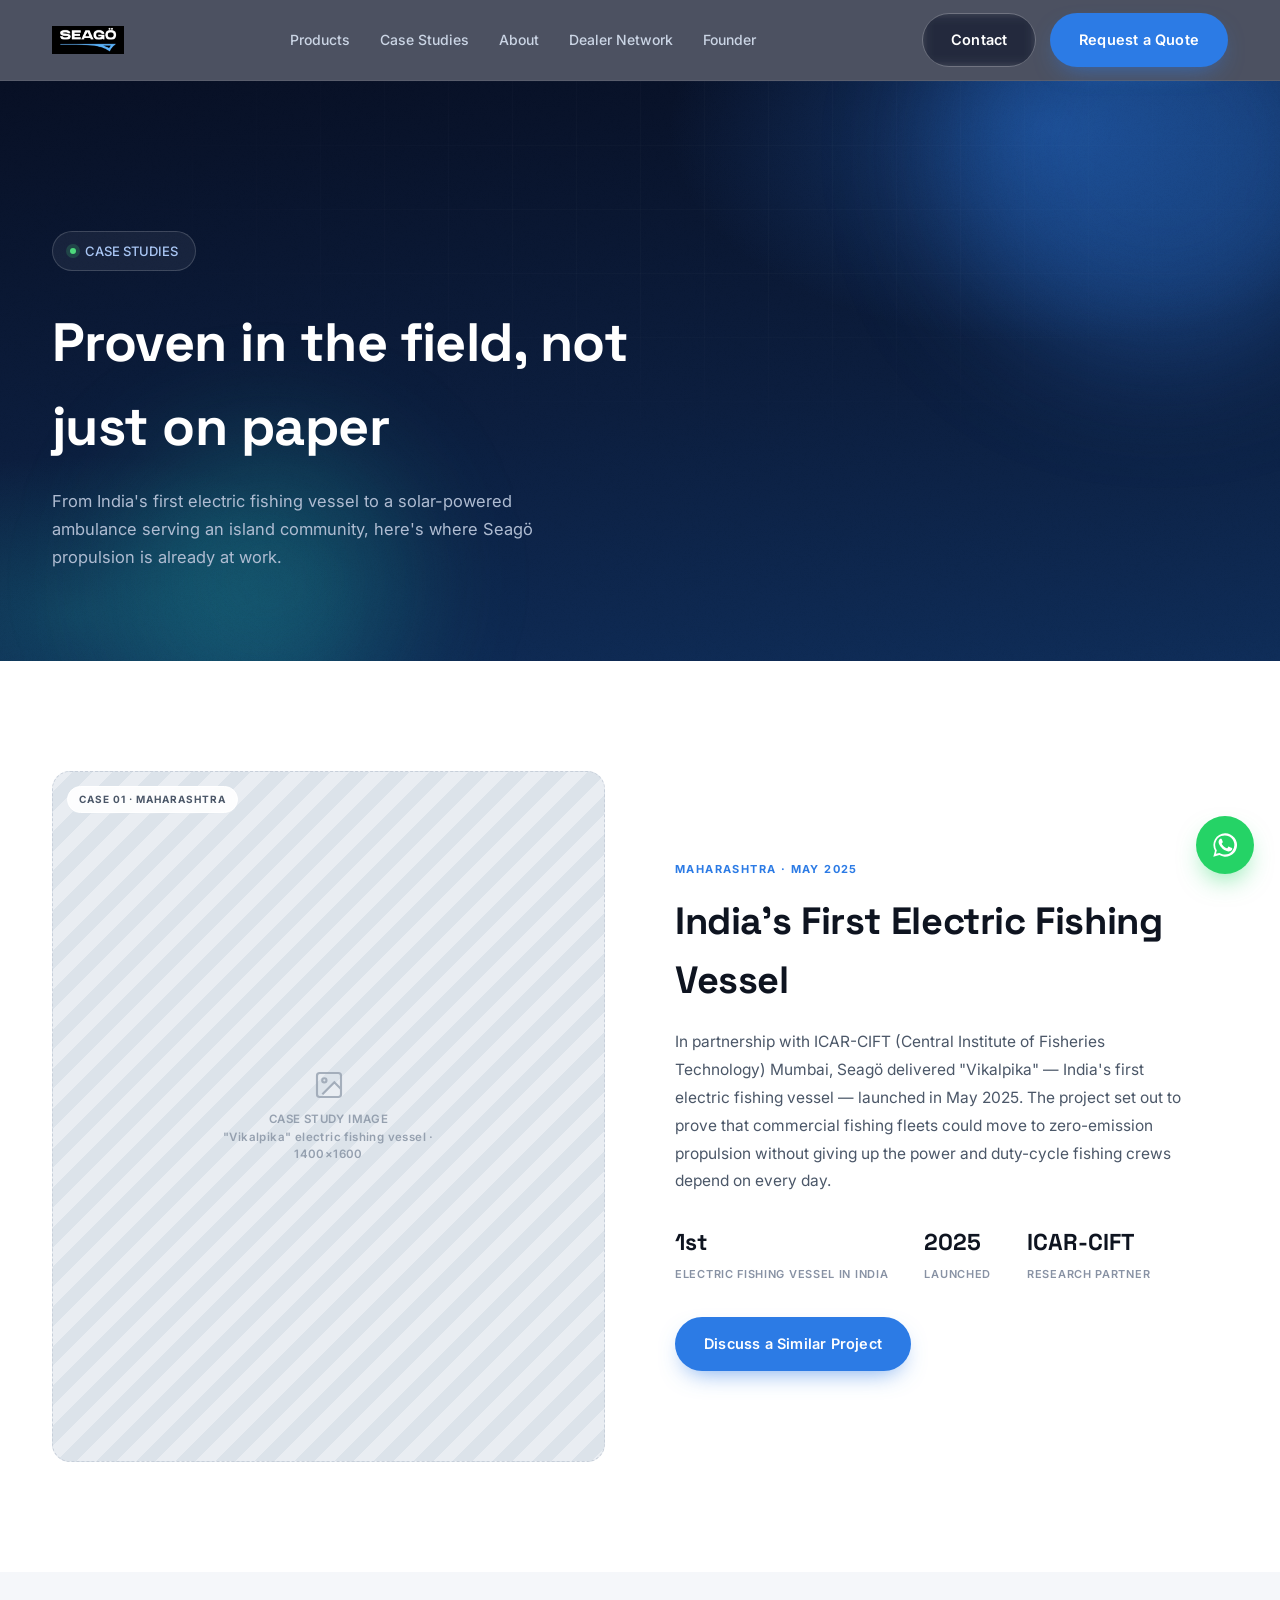
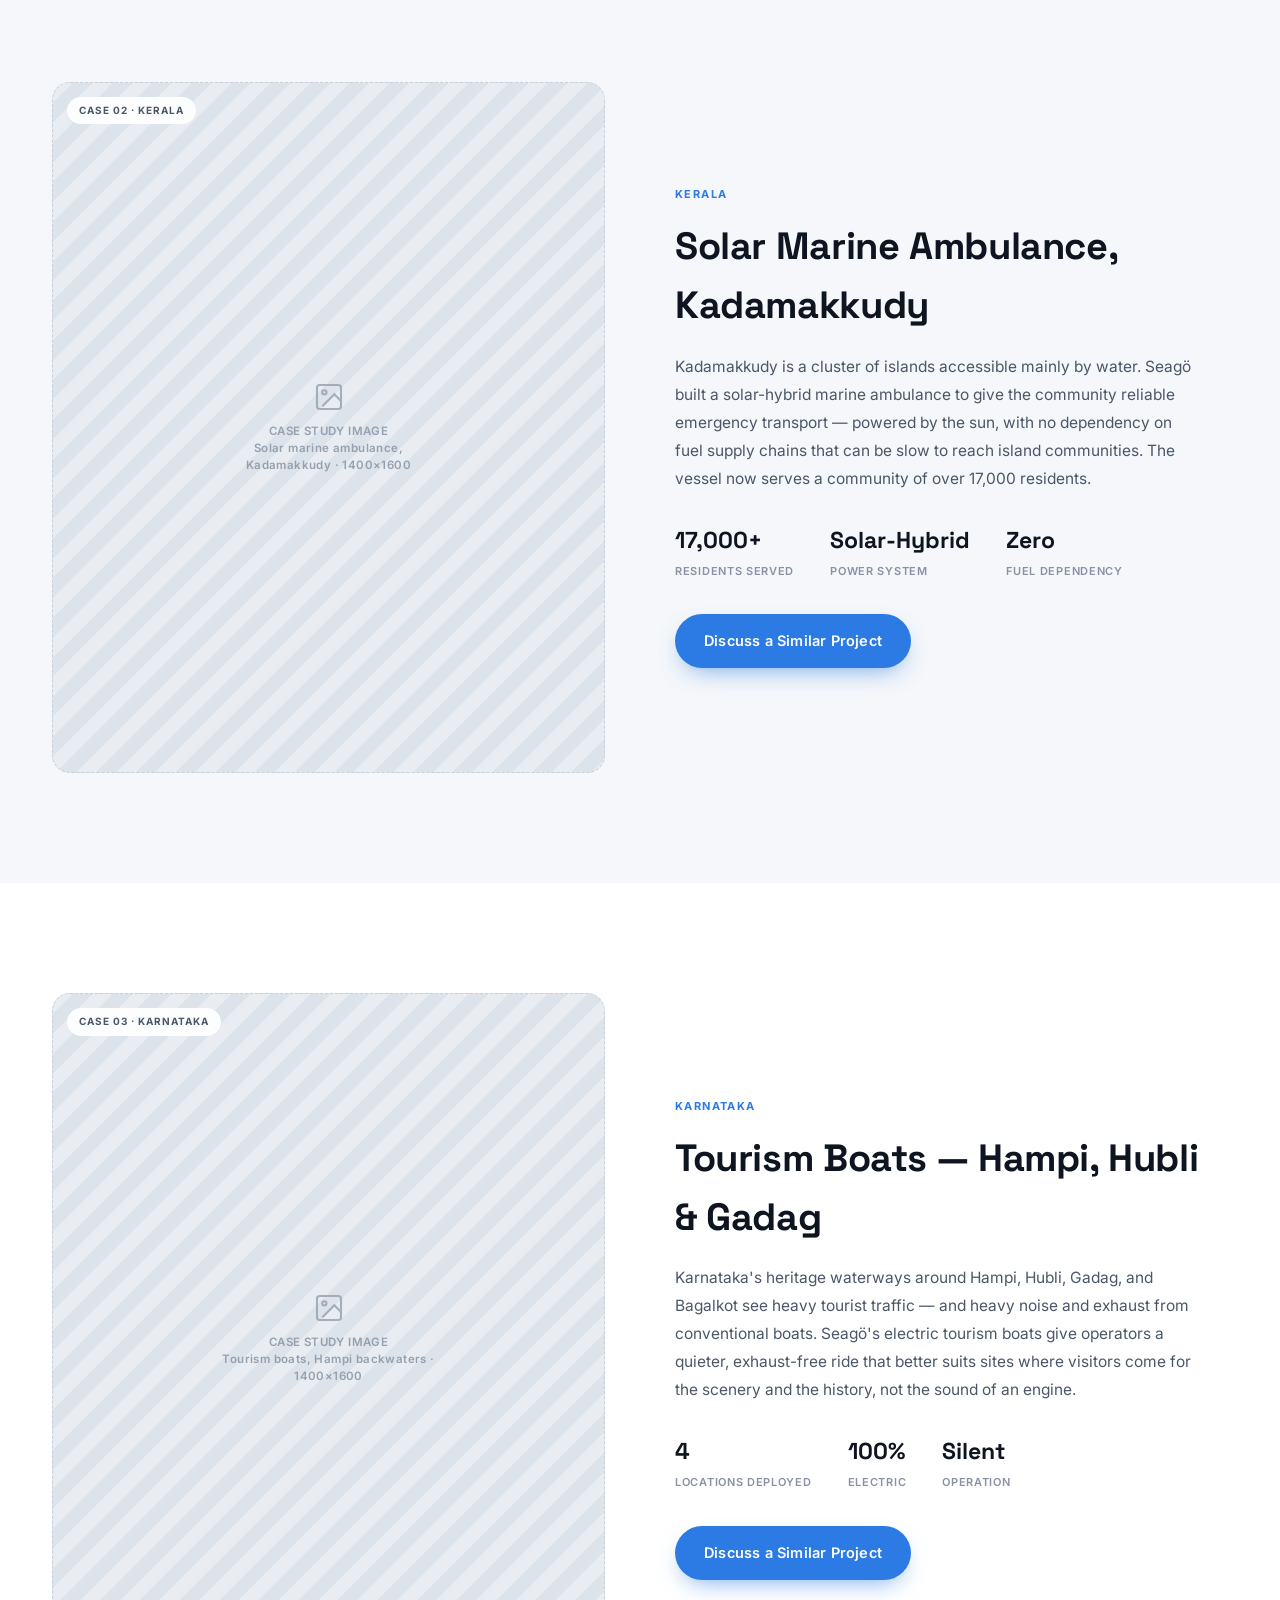
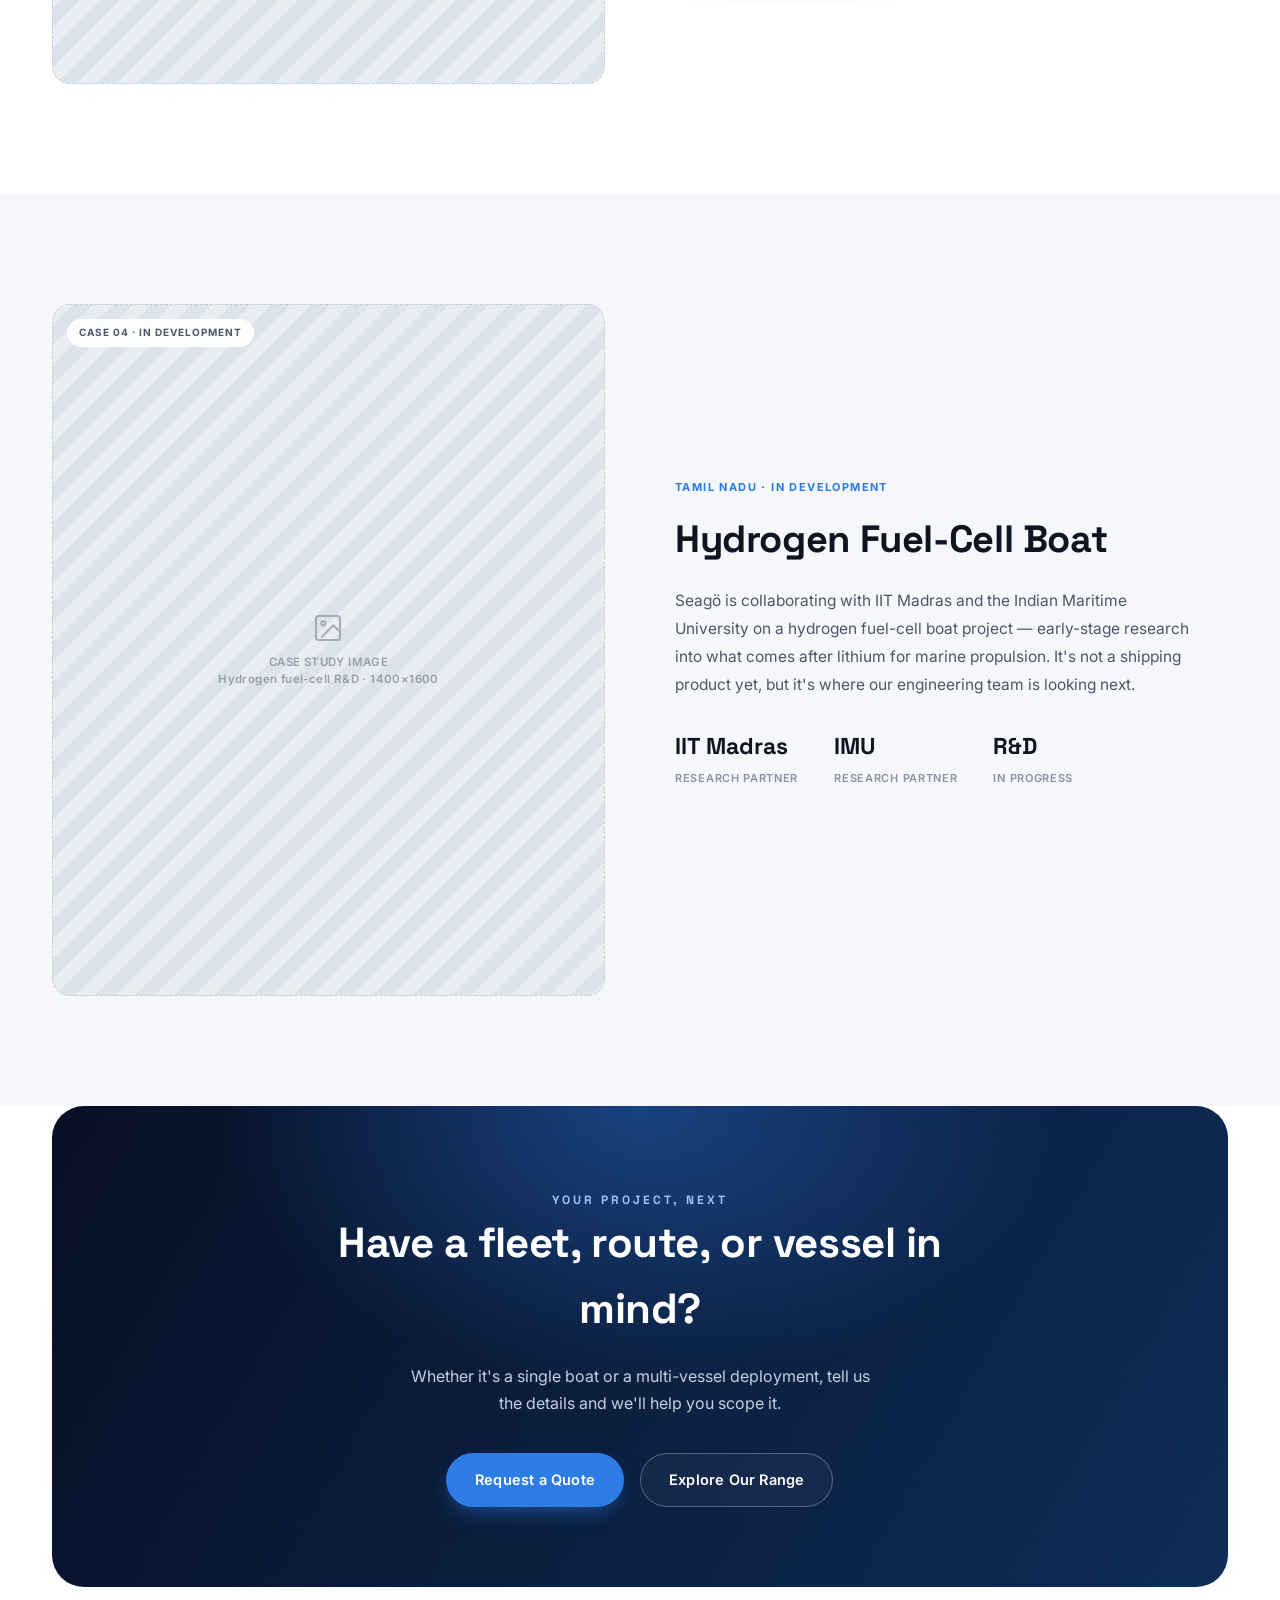
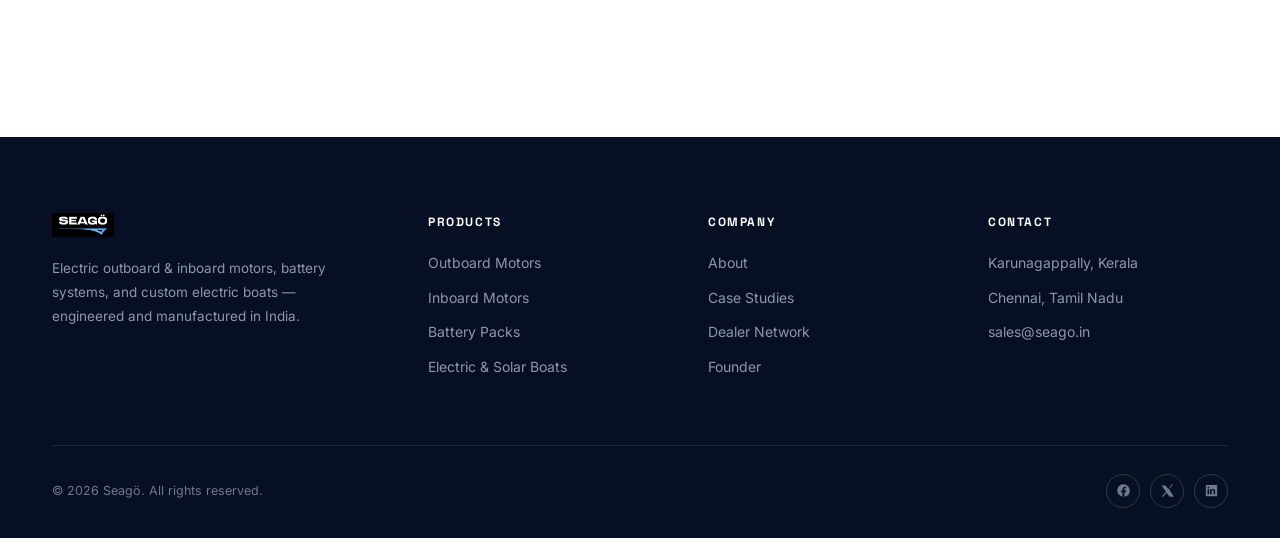
<file: case-studies.html>
<!DOCTYPE html>
<html lang="en">
<head>
<title>Seagö — Case Studies</title>

<script>document.documentElement.classList.add('js-ready');</script>
<meta charset="UTF-8">
<meta name="viewport" content="width=device-width, initial-scale=1.0">
<meta name="description" content="See Seagö's electric marine propulsion at work — India's first electric fishing vessel, a solar marine ambulance in Kerala, tourism boats in Karnataka, and an in-development hydrogen fuel-cell boat with IIT Madras.">
<link rel="icon" type="image/svg+xml" href="assets/favicon.svg">
<link rel="preconnect" href="https://fonts.googleapis.com">
<link rel="preconnect" href="https://fonts.gstatic.com" crossorigin>
<link href="https://fonts.googleapis.com/css2?family=Space+Grotesk:wght@500;600;700&family=Inter:wght@400;500;600;700;800&display=swap" rel="stylesheet">
<link rel="stylesheet" href="css/style.css">
<script src="js/main.js" defer></script>
</head>
<body>

<div class="progress" id="progressBar"></div>

<!-- ================= NAV ================= -->
<header class="nav">
  <div class="wrap nav-row">
    <a class="nav-logo" href="index.html#top"><img src="assets/seago-logo.png" alt="Seagö"></a>
    <nav class="nav-links">
      <a href="products.html">Products</a>
      <a href="case-studies.html">Case Studies</a>
      <a href="about.html">About</a>
      <a href="dealer-network.html">Dealer Network</a>
      <a href="founder.html">Founder</a>
    </nav>
    <div class="nav-cta">
      <a class="btn btn-ghost magnetic" href="contact.html">Contact</a>
      <a class="btn btn-primary magnetic" href="contact.html">Request a Quote</a>
      <button class="burger" id="burger" aria-label="Menu"><span></span><span></span><span></span></button>
    </div>
  </div>
</header>

<div class="mobile-menu" id="mobileMenu">
  <a href="products.html">Products</a>
  <a href="case-studies.html">Case Studies</a>
  <a href="about.html">About</a>
  <a href="dealer-network.html">Dealer Network</a>
  <a href="founder.html">Founder</a>
  <a href="contact.html">Contact</a>
  <a class="btn btn-primary" href="contact.html">Request a Quote</a>
</div>

<!-- ================= PAGE HEADER ================= -->
<section class="hero page-hero">
  <div class="grid-overlay"></div>
  <div class="blob blob-1" data-depth="14"></div>
  <div class="blob blob-2" data-depth="-10"></div>
  <div class="cursor-glow"></div>

  <div class="wrap">
    <div class="hero-badge reveal"><span class="dot"></span> CASE STUDIES</div>
    <h1 class="page-title reveal">Proven in the field, not just on paper</h1>
    <p class="page-sub reveal">From India's first electric fishing vessel to a solar-powered ambulance serving an island community, here's where Seagö propulsion is already at work.</p>
  </div>
</section>

<!-- ================= CASE 01: VIKALPIKA ================= -->
<section class="section product-block" id="vikalpika">
  <div class="wrap product-row">
    <div class="product-media reveal">
      <div class="ph">
        <span class="ph__chip">Case 01 · Maharashtra</span>
        <div class="ph__inner">
          <svg viewBox="0 0 24 24" fill="none" stroke="currentColor" stroke-width="1.6"><rect x="3" y="3" width="18" height="18" rx="2"/><circle cx="8.5" cy="8.5" r="1.6"/><path d="M21 15l-5-5-9 9"/></svg>
          <span>CASE STUDY IMAGE<br>"Vikalpika" electric fishing vessel · 1400×1600</span>
        </div>
      </div>
    </div>
    <div class="product-copy reveal">
      <span class="case-tag">Maharashtra · May 2025</span>
      <h2>India's First Electric Fishing Vessel</h2>
      <p>In partnership with ICAR-CIFT (Central Institute of Fisheries Technology) Mumbai, Seagö delivered "Vikalpika" — India's first electric fishing vessel — launched in May 2025. The project set out to prove that commercial fishing fleets could move to zero-emission propulsion without giving up the power and duty-cycle fishing crews depend on every day.</p>
      <div class="mini-stats">
        <div class="mini-stat"><b>1st</b><span>Electric Fishing Vessel in India</span></div>
        <div class="mini-stat"><b>2025</b><span>Launched</span></div>
        <div class="mini-stat"><b>ICAR-CIFT</b><span>Research Partner</span></div>
      </div>
      <a class="btn btn-primary magnetic" href="contact.html">Discuss a Similar Project</a>
    </div>
  </div>
</section>

<!-- ================= CASE 02: KADAMAKKUDY AMBULANCE ================= -->
<section class="section product-block soft reverse" id="ambulance">
  <div class="wrap product-row">
    <div class="product-copy reveal">
      <span class="case-tag">Kerala</span>
      <h2>Solar Marine Ambulance, Kadamakkudy</h2>
      <p>Kadamakkudy is a cluster of islands accessible mainly by water. Seagö built a solar-hybrid marine ambulance to give the community reliable emergency transport — powered by the sun, with no dependency on fuel supply chains that can be slow to reach island communities. The vessel now serves a community of over 17,000 residents.</p>
      <div class="mini-stats">
        <div class="mini-stat"><b>17,000+</b><span>Residents Served</span></div>
        <div class="mini-stat"><b>Solar-Hybrid</b><span>Power System</span></div>
        <div class="mini-stat"><b>Zero</b><span>Fuel Dependency</span></div>
      </div>
      <a class="btn btn-primary magnetic" href="contact.html">Discuss a Similar Project</a>
    </div>
    <div class="product-media reveal">
      <div class="ph">
        <span class="ph__chip">Case 02 · Kerala</span>
        <div class="ph__inner">
          <svg viewBox="0 0 24 24" fill="none" stroke="currentColor" stroke-width="1.6"><rect x="3" y="3" width="18" height="18" rx="2"/><circle cx="8.5" cy="8.5" r="1.6"/><path d="M21 15l-5-5-9 9"/></svg>
          <span>CASE STUDY IMAGE<br>Solar marine ambulance, Kadamakkudy · 1400×1600</span>
        </div>
      </div>
    </div>
  </div>
</section>

<!-- ================= CASE 03: KARNATAKA TOURISM BOATS ================= -->
<section class="section product-block" id="tourism">
  <div class="wrap product-row">
    <div class="product-media reveal">
      <div class="ph">
        <span class="ph__chip">Case 03 · Karnataka</span>
        <div class="ph__inner">
          <svg viewBox="0 0 24 24" fill="none" stroke="currentColor" stroke-width="1.6"><rect x="3" y="3" width="18" height="18" rx="2"/><circle cx="8.5" cy="8.5" r="1.6"/><path d="M21 15l-5-5-9 9"/></svg>
          <span>CASE STUDY IMAGE<br>Tourism boats, Hampi backwaters · 1400×1600</span>
        </div>
      </div>
    </div>
    <div class="product-copy reveal">
      <span class="case-tag">Karnataka</span>
      <h2>Tourism Boats — Hampi, Hubli &amp; Gadag</h2>
      <p>Karnataka's heritage waterways around Hampi, Hubli, Gadag, and Bagalkot see heavy tourist traffic — and heavy noise and exhaust from conventional boats. Seagö's electric tourism boats give operators a quieter, exhaust-free ride that better suits sites where visitors come for the scenery and the history, not the sound of an engine.</p>
      <div class="mini-stats">
        <div class="mini-stat"><b>4</b><span>Locations Deployed</span></div>
        <div class="mini-stat"><b>100%</b><span>Electric</span></div>
        <div class="mini-stat"><b>Silent</b><span>Operation</span></div>
      </div>
      <a class="btn btn-primary magnetic" href="contact.html">Discuss a Similar Project</a>
    </div>
  </div>
</section>

<!-- ================= CASE 04: HYDROGEN FUEL-CELL (IN DEVELOPMENT) ================= -->
<section class="section product-block soft reverse" id="hydrogen">
  <div class="wrap product-row">
    <div class="product-copy reveal">
      <span class="case-tag">Tamil Nadu · In Development</span>
      <h2>Hydrogen Fuel-Cell Boat</h2>
      <p>Seagö is collaborating with IIT Madras and the Indian Maritime University on a hydrogen fuel-cell boat project — early-stage research into what comes after lithium for marine propulsion. It's not a shipping product yet, but it's where our engineering team is looking next.</p>
      <div class="mini-stats">
        <div class="mini-stat"><b>IIT Madras</b><span>Research Partner</span></div>
        <div class="mini-stat"><b>IMU</b><span>Research Partner</span></div>
        <div class="mini-stat"><b>R&amp;D</b><span>In Progress</span></div>
      </div>
    </div>
    <div class="product-media reveal">
      <div class="ph">
        <span class="ph__chip">Case 04 · In Development</span>
        <div class="ph__inner">
          <svg viewBox="0 0 24 24" fill="none" stroke="currentColor" stroke-width="1.6"><rect x="3" y="3" width="18" height="18" rx="2"/><circle cx="8.5" cy="8.5" r="1.6"/><path d="M21 15l-5-5-9 9"/></svg>
          <span>CASE STUDY IMAGE<br>Hydrogen fuel-cell R&amp;D · 1400×1600</span>
        </div>
      </div>
    </div>
  </div>
</section>

<!-- ================= CTA ================= -->
<section class="section" style="padding-top:0;">
  <div class="wrap">
    <div class="cta reveal">
      <div class="cta-inner">
        <span class="eyebrow" style="color:#9FC1F5;">Your Project, Next</span>
        <h2 class="cta-title">Have a fleet, route, or vessel in mind?</h2>
        <p class="cta-text">Whether it's a single boat or a multi-vessel deployment, tell us the details and we'll help you scope it.</p>
        <div class="cta-actions">
          <a class="btn btn-primary magnetic" href="contact.html">Request a Quote</a>
          <a class="btn btn-ghost magnetic" href="products.html">Explore Our Range</a>
        </div>
      </div>
    </div>
  </div>
</section>

<!-- ================= FOOTER ================= -->
<footer>
  <div class="wrap">
    <div class="footer-grid">
      <div>
        <div class="footer-logo"><img src="assets/seago-logo.png" alt="Seagö"></div>
        <p>Electric outboard &amp; inboard motors, battery systems, and custom electric boats — engineered and manufactured in India.</p>
      </div>
      <div class="footer-col">
        <h5>Products</h5>
        <a href="products.html">Outboard Motors</a>
        <a href="products.html">Inboard Motors</a>
        <a href="products.html">Battery Packs</a>
        <a href="products.html">Electric &amp; Solar Boats</a>
      </div>
      <div class="footer-col">
        <h5>Company</h5>
        <a href="about.html">About</a>
        <a href="case-studies.html">Case Studies</a>
        <a href="dealer-network.html">Dealer Network</a>
        <a href="founder.html">Founder</a>
      </div>
      <div class="footer-col">
        <h5>Contact</h5>
        <a href="contact.html">Karunagappally, Kerala</a>
        <a href="contact.html">Chennai, Tamil Nadu</a>
        <a href="mailto:sales@seago.in">sales@seago.in</a>
      </div>
    </div>
    <div class="footer-bottom">
      <span>© 2026 Seagö. All rights reserved.</span>
      <div class="footer-social">
        <a href="#"><svg viewBox="0 0 24 24" fill="currentColor"><path d="M22 12a10 10 0 1 0-11.6 9.9v-7H7.9V12h2.5V9.8c0-2.5 1.5-3.9 3.8-3.9 1.1 0 2.2.2 2.2.2v2.4h-1.3c-1.2 0-1.6.8-1.6 1.6V12h2.8l-.4 2.9h-2.4v7A10 10 0 0 0 22 12z"/></svg></a>
        <a href="#"><svg viewBox="0 0 24 24" fill="currentColor"><path d="M18.9 2H21l-6.6 7.5L22 22h-6.5l-5-6.6L4.7 22H2.6l7-8-7.3-9.9h6.6l4.5 6z"/></svg></a>
        <a href="#"><svg viewBox="0 0 24 24" fill="currentColor"><path d="M20.4 3H3.6A.6.6 0 0 0 3 3.6v16.8a.6.6 0 0 0 .6.6h16.8a.6.6 0 0 0 .6-.6V3.6a.6.6 0 0 0-.6-.6zM8.3 18.1H5.7V9.9h2.6v8.2zM7 8.8a1.5 1.5 0 1 1 0-3 1.5 1.5 0 0 1 0 3zm11.1 9.3h-2.6v-4.3c0-1 0-2.4-1.5-2.4s-1.7 1.1-1.7 2.3v4.4H9.7V9.9h2.5v1.1a2.7 2.7 0 0 1 2.5-1.4c2.6 0 3.1 1.7 3.1 4v4.5z"/></svg></a>
      </div>
    </div>
  </div>
</footer>

<!-- ================= WHATSAPP FLOAT ================= -->
<a class="wa-float" href="https://wa.me/918606366633?text=Hi%20Seag%C3%B6%2C%20I%27d%20like%20to%20know%20more%20about%20your%20electric%20marine%20products." target="_blank" rel="noopener" aria-label="Chat on WhatsApp">
  <span class="wa-tip">Chat with us</span>
  <svg viewBox="0 0 24 24"><path d="M17.5 14.4c-.3-.1-1.7-.9-2-1-.3-.1-.5-.1-.6.1-.2.3-.7 1-.9 1.2-.2.2-.3.2-.6.1-.3-.1-1.3-.5-2.4-1.5-.9-.8-1.5-1.8-1.7-2.1-.2-.3 0-.5.1-.6.1-.1.3-.3.4-.5.1-.1.2-.3.3-.4.1-.2 0-.4 0-.5 0-.1-.6-1.5-.8-2-.2-.5-.4-.5-.6-.5h-.5c-.2 0-.5.1-.7.3-.3.3-1 1-1 2.4s1 2.8 1.1 3c.1.2 2 3.1 4.9 4.3.7.3 1.2.5 1.7.6.7.2 1.3.2 1.8.1.5-.1 1.7-.7 2-1.4.2-.6.2-1.2.2-1.3-.1-.1-.3-.2-.6-.3z"/><path d="M12 2a10 10 0 0 0-8.6 15L2 22l5.2-1.4A10 10 0 1 0 12 2zm0 18.2c-1.6 0-3.1-.4-4.4-1.2l-.3-.2-3.1.8.8-3-.2-.3A8.2 8.2 0 1 1 12 20.2z"/></svg>
</a>

</body>
</html>
</file>
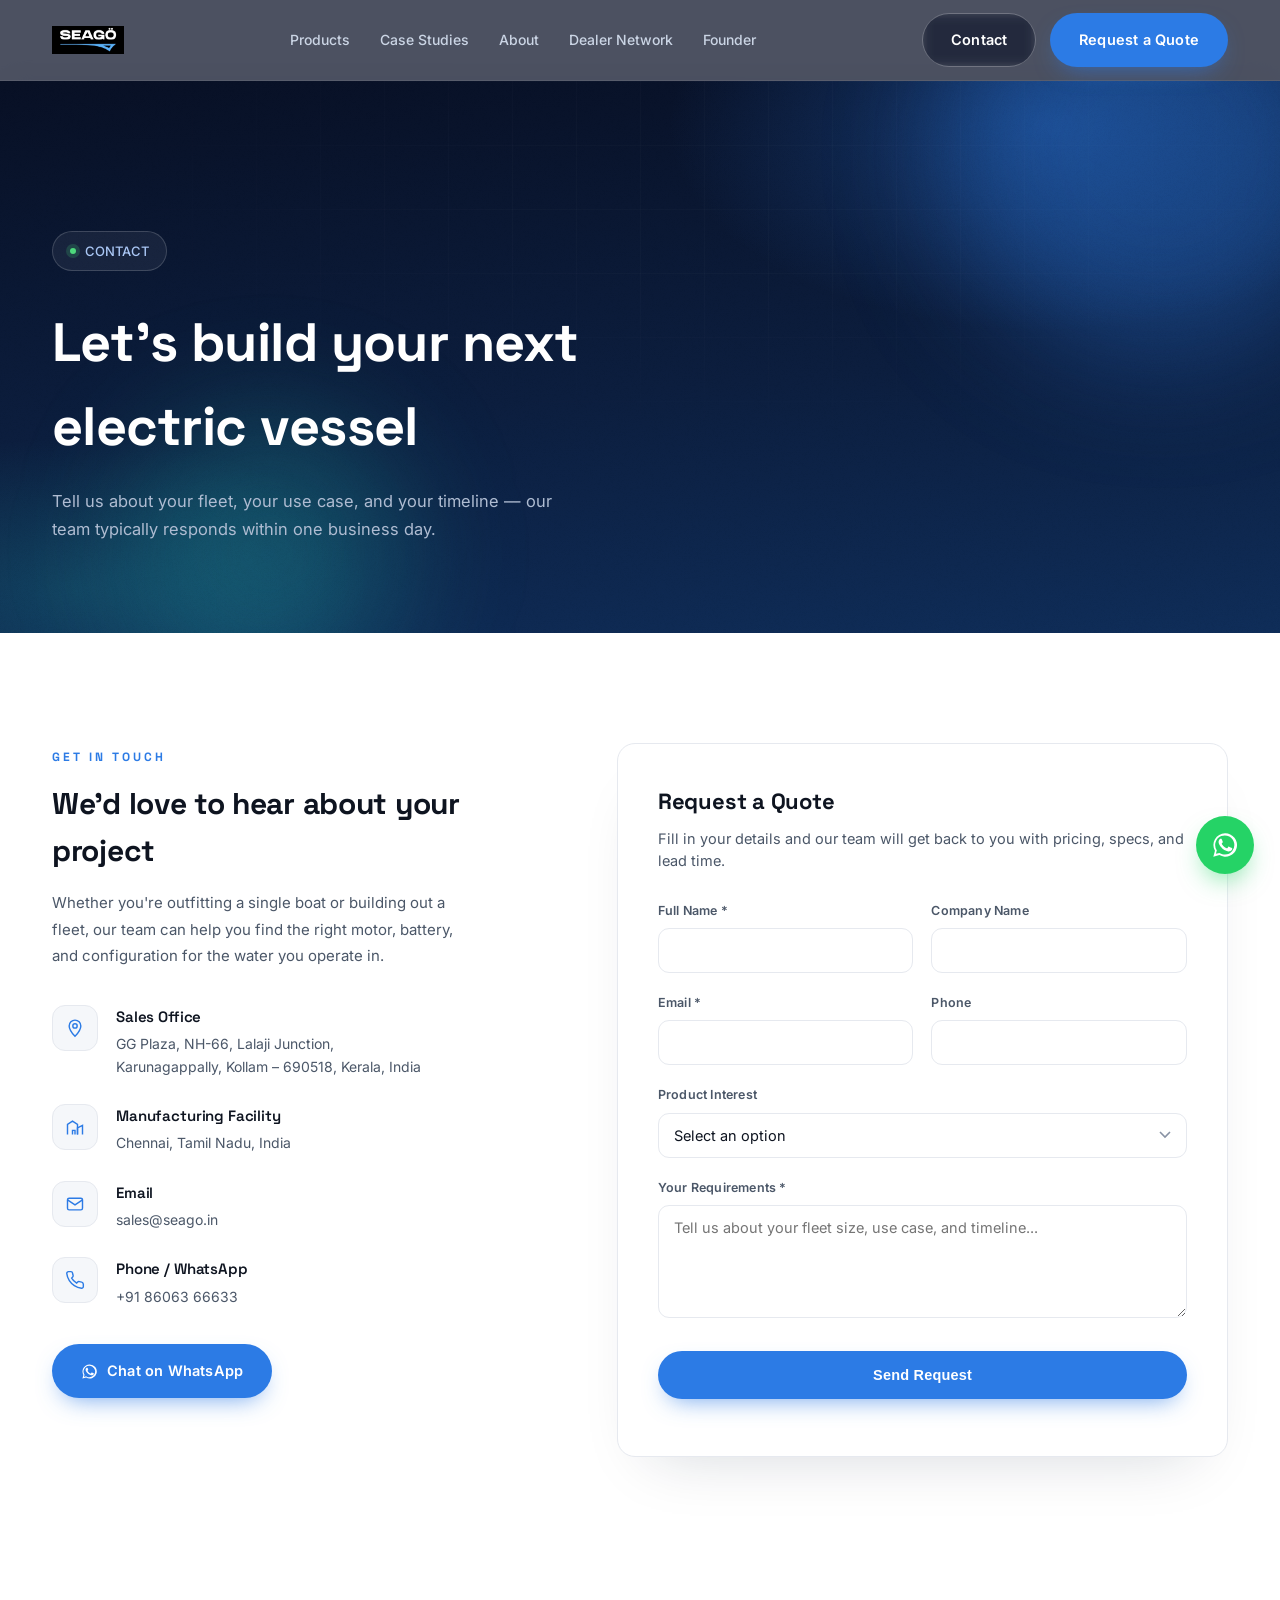
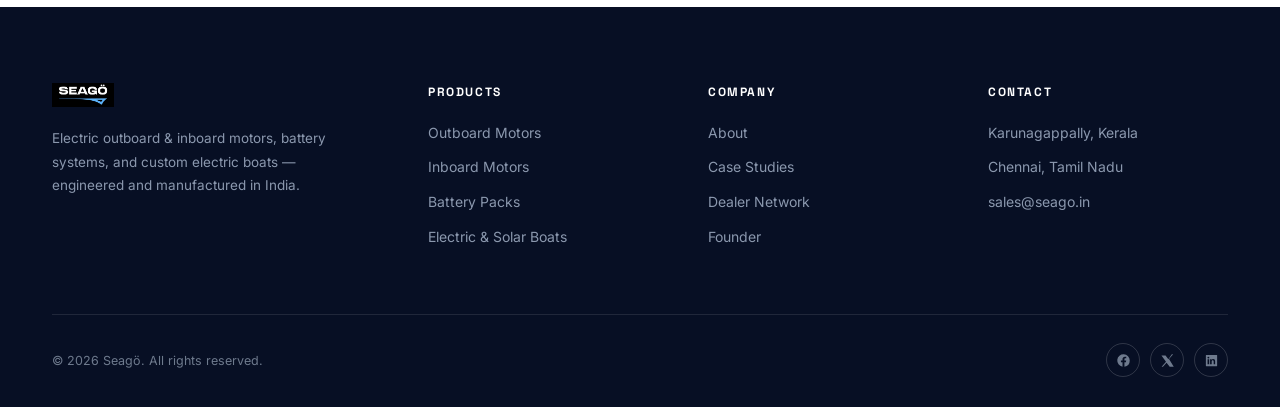
<file: contact.html>
<!DOCTYPE html>
<html lang="en">
<head>
<title>Seagö — Contact &amp; Request a Quote</title>

<script>document.documentElement.classList.add('js-ready');</script>
<meta charset="UTF-8">
<meta name="viewport" content="width=device-width, initial-scale=1.0">
<meta name="description" content="Get in touch with Seagö for electric outboard motors, inboard motors, battery packs, and custom electric boats. Request a quote today.">
<link rel="icon" type="image/svg+xml" href="assets/favicon.svg">
<link rel="preconnect" href="https://fonts.googleapis.com">
<link rel="preconnect" href="https://fonts.gstatic.com" crossorigin>
<link href="https://fonts.googleapis.com/css2?family=Space+Grotesk:wght@500;600;700&family=Inter:wght@400;500;600;700;800&display=swap" rel="stylesheet">
<link rel="stylesheet" href="css/style.css">
<script src="js/main.js" defer></script>
</head>
<body>

<div class="progress" id="progressBar"></div>

<!-- ================= NAV ================= -->
<header class="nav">
  <div class="wrap nav-row">
    <a class="nav-logo" href="index.html#top"><img src="assets/seago-logo.png" alt="Seagö"></a>
    <nav class="nav-links">
      <a href="products.html">Products</a>
      <a href="case-studies.html">Case Studies</a>
      <a href="about.html">About</a>
      <a href="dealer-network.html">Dealer Network</a>
      <a href="founder.html">Founder</a>
    </nav>
    <div class="nav-cta">
      <a class="btn btn-ghost magnetic" href="contact.html">Contact</a>
      <a class="btn btn-primary magnetic" href="contact.html">Request a Quote</a>
      <button class="burger" id="burger" aria-label="Menu"><span></span><span></span><span></span></button>
    </div>
  </div>
</header>

<div class="mobile-menu" id="mobileMenu">
  <a href="products.html">Products</a>
  <a href="case-studies.html">Case Studies</a>
  <a href="about.html">About</a>
  <a href="dealer-network.html">Dealer Network</a>
  <a href="founder.html">Founder</a>
  <a href="contact.html">Contact</a>
  <a class="btn btn-primary" href="contact.html">Request a Quote</a>
</div>

<!-- ================= PAGE HEADER ================= -->
<section class="hero page-hero">
  <div class="grid-overlay"></div>
  <div class="blob blob-1" data-depth="14"></div>
  <div class="blob blob-2" data-depth="-10"></div>
  <div class="cursor-glow"></div>

  <div class="wrap">
    <div class="hero-badge reveal"><span class="dot"></span> CONTACT</div>
    <h1 class="page-title reveal">Let's build your next electric vessel</h1>
    <p class="page-sub reveal">Tell us about your fleet, your use case, and your timeline — our team typically responds within one business day.</p>
  </div>
</section>

<!-- ================= CONTACT ================= -->
<section class="section contact-section">
  <div class="wrap">
    <div class="contact-grid">

      <div class="contact-info reveal">
        <span class="eyebrow" style="color:var(--blue)">GET IN TOUCH</span>
        <h2>We'd love to hear about your project</h2>
        <p>Whether you're outfitting a single boat or building out a fleet, our team can help you find the right motor, battery, and configuration for the water you operate in.</p>

        <div class="info-list" data-stagger>
          <div class="info-row reveal">
            <div class="ic">
              <svg viewBox="0 0 24 24" fill="none" stroke="currentColor" stroke-width="1.7"><path d="M12 22s7-7.4 7-12.5A7 7 0 0 0 5 9.5C5 14.6 12 22 12 22z"/><circle cx="12" cy="9.5" r="2.6"/></svg>
            </div>
            <div>
              <h4>Sales Office</h4>
              <p>GG Plaza, NH-66, Lalaji Junction,<br>Karunagappally, Kollam – 690518, Kerala, India</p>
            </div>
          </div>

          <div class="info-row reveal">
            <div class="ic">
              <svg viewBox="0 0 24 24" fill="none" stroke="currentColor" stroke-width="1.7"><path d="M3 21V9l6-4 6 4v12"/><path d="M15 21V13l6-3v11"/><path d="M9 21v-5h3v5"/></svg>
            </div>
            <div>
              <h4>Manufacturing Facility</h4>
              <p>Chennai, Tamil Nadu, India</p>
            </div>
          </div>

          <div class="info-row reveal">
            <div class="ic">
              <svg viewBox="0 0 24 24" fill="none" stroke="currentColor" stroke-width="1.7"><rect x="3" y="5" width="18" height="14" rx="2"/><path d="M3 7l9 6 9-6"/></svg>
            </div>
            <div>
              <h4>Email</h4>
              <p><a href="mailto:sales@seago.in">sales@seago.in</a></p>
            </div>
          </div>

          <div class="info-row reveal">
            <div class="ic">
              <svg viewBox="0 0 24 24" fill="none" stroke="currentColor" stroke-width="1.7"><path d="M22 16.9v3a2 2 0 0 1-2.2 2 19.8 19.8 0 0 1-8.6-3.1 19.5 19.5 0 0 1-6-6 19.8 19.8 0 0 1-3.1-8.7A2 2 0 0 1 4.1 2h3a2 2 0 0 1 2 1.7c.1.9.3 1.8.6 2.7a2 2 0 0 1-.5 2.1L8 9.7a16 16 0 0 0 6 6l1.2-1.2a2 2 0 0 1 2.1-.5c.9.3 1.8.5 2.7.6a2 2 0 0 1 1.7 2z"/></svg>
            </div>
            <div>
              <h4>Phone / WhatsApp</h4>
              <p><a href="tel:+918606366633">+91 86063 66633</a></p>
            </div>
          </div>
        </div>

        <a class="btn btn-primary magnetic" href="https://wa.me/918606366633?text=Hi%20Seag%C3%B6%2C%20I%27d%20like%20to%20know%20more%20about%20your%20electric%20marine%20products." target="_blank" rel="noopener">
          <svg width="17" height="17" viewBox="0 0 24 24" fill="currentColor"><path d="M17.5 14.4c-.3-.1-1.7-.9-2-1-.3-.1-.5-.1-.6.1-.2.3-.7 1-.9 1.2-.2.2-.3.2-.6.1-.3-.1-1.3-.5-2.4-1.5-.9-.8-1.5-1.8-1.7-2.1-.2-.3 0-.5.1-.6.1-.1.3-.3.4-.5.1-.1.2-.3.3-.4.1-.2 0-.4 0-.5 0-.1-.6-1.5-.8-2-.2-.5-.4-.5-.6-.5h-.5c-.2 0-.5.1-.7.3-.3.3-1 1-1 2.4s1 2.8 1.1 3c.1.2 2 3.1 4.9 4.3.7.3 1.2.5 1.7.6.7.2 1.3.2 1.8.1.5-.1 1.7-.7 2-1.4.2-.6.2-1.2.2-1.3-.1-.1-.3-.2-.6-.3z"/><path d="M12 2a10 10 0 0 0-8.6 15L2 22l5.2-1.4A10 10 0 1 0 12 2zm0 18.2c-1.6 0-3.1-.4-4.4-1.2l-.3-.2-3.1.8.8-3-.2-.3A8.2 8.2 0 1 1 12 20.2z"/></svg>
          Chat on WhatsApp
        </a>
      </div>

      <div class="form-card reveal">
        <h3>Request a Quote</h3>
        <p>Fill in your details and our team will get back to you with pricing, specs, and lead time.</p>

        <form id="quoteForm" class="quote-form">
          <input type="hidden" name="access_key" value="YOUR_WEB3FORMS_ACCESS_KEY">
          <input type="hidden" name="subject" value="New Quote Request — Seagö Website">
          <input type="hidden" name="from_name" value="Seagö Website">
          <input type="checkbox" name="botcheck" class="hidden-field" tabindex="-1" autocomplete="off">

          <div class="field-row">
            <div class="field">
              <label for="qf-name">Full Name *</label>
              <input id="qf-name" type="text" name="name" required>
            </div>
            <div class="field">
              <label for="qf-company">Company Name</label>
              <input id="qf-company" type="text" name="company">
            </div>
          </div>

          <div class="field-row">
            <div class="field">
              <label for="qf-email">Email *</label>
              <input id="qf-email" type="email" name="email" required>
            </div>
            <div class="field">
              <label for="qf-phone">Phone</label>
              <input id="qf-phone" type="tel" name="phone">
            </div>
          </div>

          <div class="field">
            <label for="qf-interest">Product Interest</label>
            <select id="qf-interest" name="product_interest">
              <option value="">Select an option</option>
              <option>Outboard Motor</option>
              <option>Inboard Motor</option>
              <option>Battery Pack</option>
              <option>Electric / Solar Boat</option>
              <option>Dealer / Distribution Enquiry</option>
              <option>Other</option>
            </select>
          </div>

          <div class="field">
            <label for="qf-message">Your Requirements *</label>
            <textarea id="qf-message" name="message" rows="5" required placeholder="Tell us about your fleet size, use case, and timeline..."></textarea>
          </div>

          <button type="submit" class="btn btn-primary magnetic form-submit">
            <span class="btn-label">Send Request</span>
          </button>
          <div class="form-msg" id="formMsg" role="status" aria-live="polite"></div>
        </form>
      </div>

    </div>
  </div>
</section>

<!-- ================= FOOTER ================= -->
<footer>
  <div class="wrap">
    <div class="footer-grid">
      <div>
        <div class="footer-logo"><img src="assets/seago-logo.png" alt="Seagö"></div>
        <p>Electric outboard &amp; inboard motors, battery systems, and custom electric boats — engineered and manufactured in India.</p>
      </div>
      <div class="footer-col">
        <h5>Products</h5>
        <a href="products.html">Outboard Motors</a>
        <a href="products.html">Inboard Motors</a>
        <a href="products.html">Battery Packs</a>
        <a href="products.html">Electric &amp; Solar Boats</a>
      </div>
      <div class="footer-col">
        <h5>Company</h5>
        <a href="about.html">About</a>
        <a href="case-studies.html">Case Studies</a>
        <a href="dealer-network.html">Dealer Network</a>
        <a href="founder.html">Founder</a>
      </div>
      <div class="footer-col">
        <h5>Contact</h5>
        <a href="contact.html">Karunagappally, Kerala</a>
        <a href="contact.html">Chennai, Tamil Nadu</a>
        <a href="mailto:sales@seago.in">sales@seago.in</a>
      </div>
    </div>
    <div class="footer-bottom">
      <span>© 2026 Seagö. All rights reserved.</span>
      <div class="footer-social">
        <a href="#"><svg viewBox="0 0 24 24" fill="currentColor"><path d="M22 12a10 10 0 1 0-11.6 9.9v-7H7.9V12h2.5V9.8c0-2.5 1.5-3.9 3.8-3.9 1.1 0 2.2.2 2.2.2v2.4h-1.3c-1.2 0-1.6.8-1.6 1.6V12h2.8l-.4 2.9h-2.4v7A10 10 0 0 0 22 12z"/></svg></a>
        <a href="#"><svg viewBox="0 0 24 24" fill="currentColor"><path d="M18.9 2H21l-6.6 7.5L22 22h-6.5l-5-6.6L4.7 22H2.6l7-8-7.3-9.9h6.6l4.5 6z"/></svg></a>
        <a href="#"><svg viewBox="0 0 24 24" fill="currentColor"><path d="M20.4 3H3.6A.6.6 0 0 0 3 3.6v16.8a.6.6 0 0 0 .6.6h16.8a.6.6 0 0 0 .6-.6V3.6a.6.6 0 0 0-.6-.6zM8.3 18.1H5.7V9.9h2.6v8.2zM7 8.8a1.5 1.5 0 1 1 0-3 1.5 1.5 0 0 1 0 3zm11.1 9.3h-2.6v-4.3c0-1 0-2.4-1.5-2.4s-1.7 1.1-1.7 2.3v4.4H9.7V9.9h2.5v1.1a2.7 2.7 0 0 1 2.5-1.4c2.6 0 3.1 1.7 3.1 4v4.5z"/></svg></a>
      </div>
    </div>
  </div>
</footer>

<!-- ================= WHATSAPP FLOAT ================= -->
<a class="wa-float" href="https://wa.me/918606366633?text=Hi%20Seag%C3%B6%2C%20I%27d%20like%20to%20know%20more%20about%20your%20electric%20marine%20products." target="_blank" rel="noopener" aria-label="Chat on WhatsApp">
  <span class="wa-tip">Chat with us</span>
  <svg viewBox="0 0 24 24"><path d="M17.5 14.4c-.3-.1-1.7-.9-2-1-.3-.1-.5-.1-.6.1-.2.3-.7 1-.9 1.2-.2.2-.3.2-.6.1-.3-.1-1.3-.5-2.4-1.5-.9-.8-1.5-1.8-1.7-2.1-.2-.3 0-.5.1-.6.1-.1.3-.3.4-.5.1-.1.2-.3.3-.4.1-.2 0-.4 0-.5 0-.1-.6-1.5-.8-2-.2-.5-.4-.5-.6-.5h-.5c-.2 0-.5.1-.7.3-.3.3-1 1-1 2.4s1 2.8 1.1 3c.1.2 2 3.1 4.9 4.3.7.3 1.2.5 1.7.6.7.2 1.3.2 1.8.1.5-.1 1.7-.7 2-1.4.2-.6.2-1.2.2-1.3-.1-.1-.3-.2-.6-.3z"/><path d="M12 2a10 10 0 0 0-8.6 15L2 22l5.2-1.4A10 10 0 1 0 12 2zm0 18.2c-1.6 0-3.1-.4-4.4-1.2l-.3-.2-3.1.8.8-3-.2-.3A8.2 8.2 0 1 1 12 20.2z"/></svg>
</a>

</body>
</html>
</file>
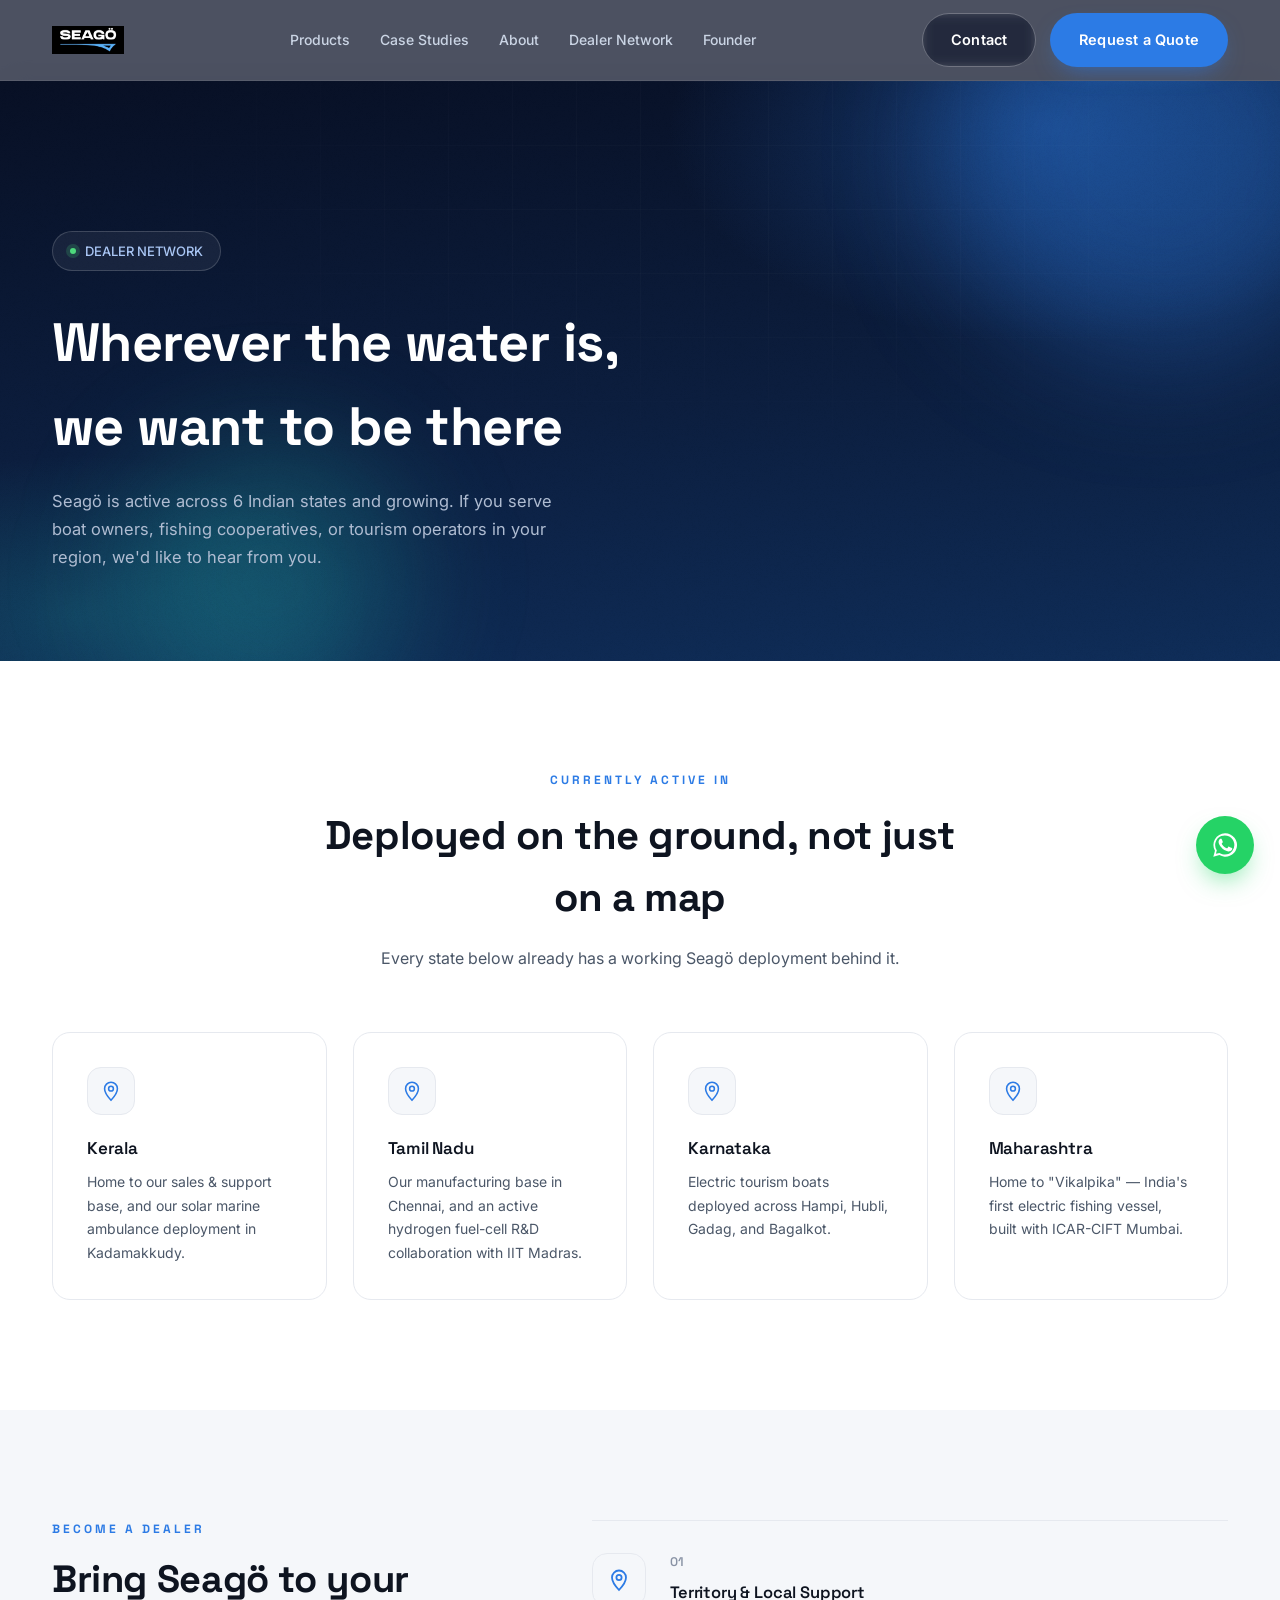
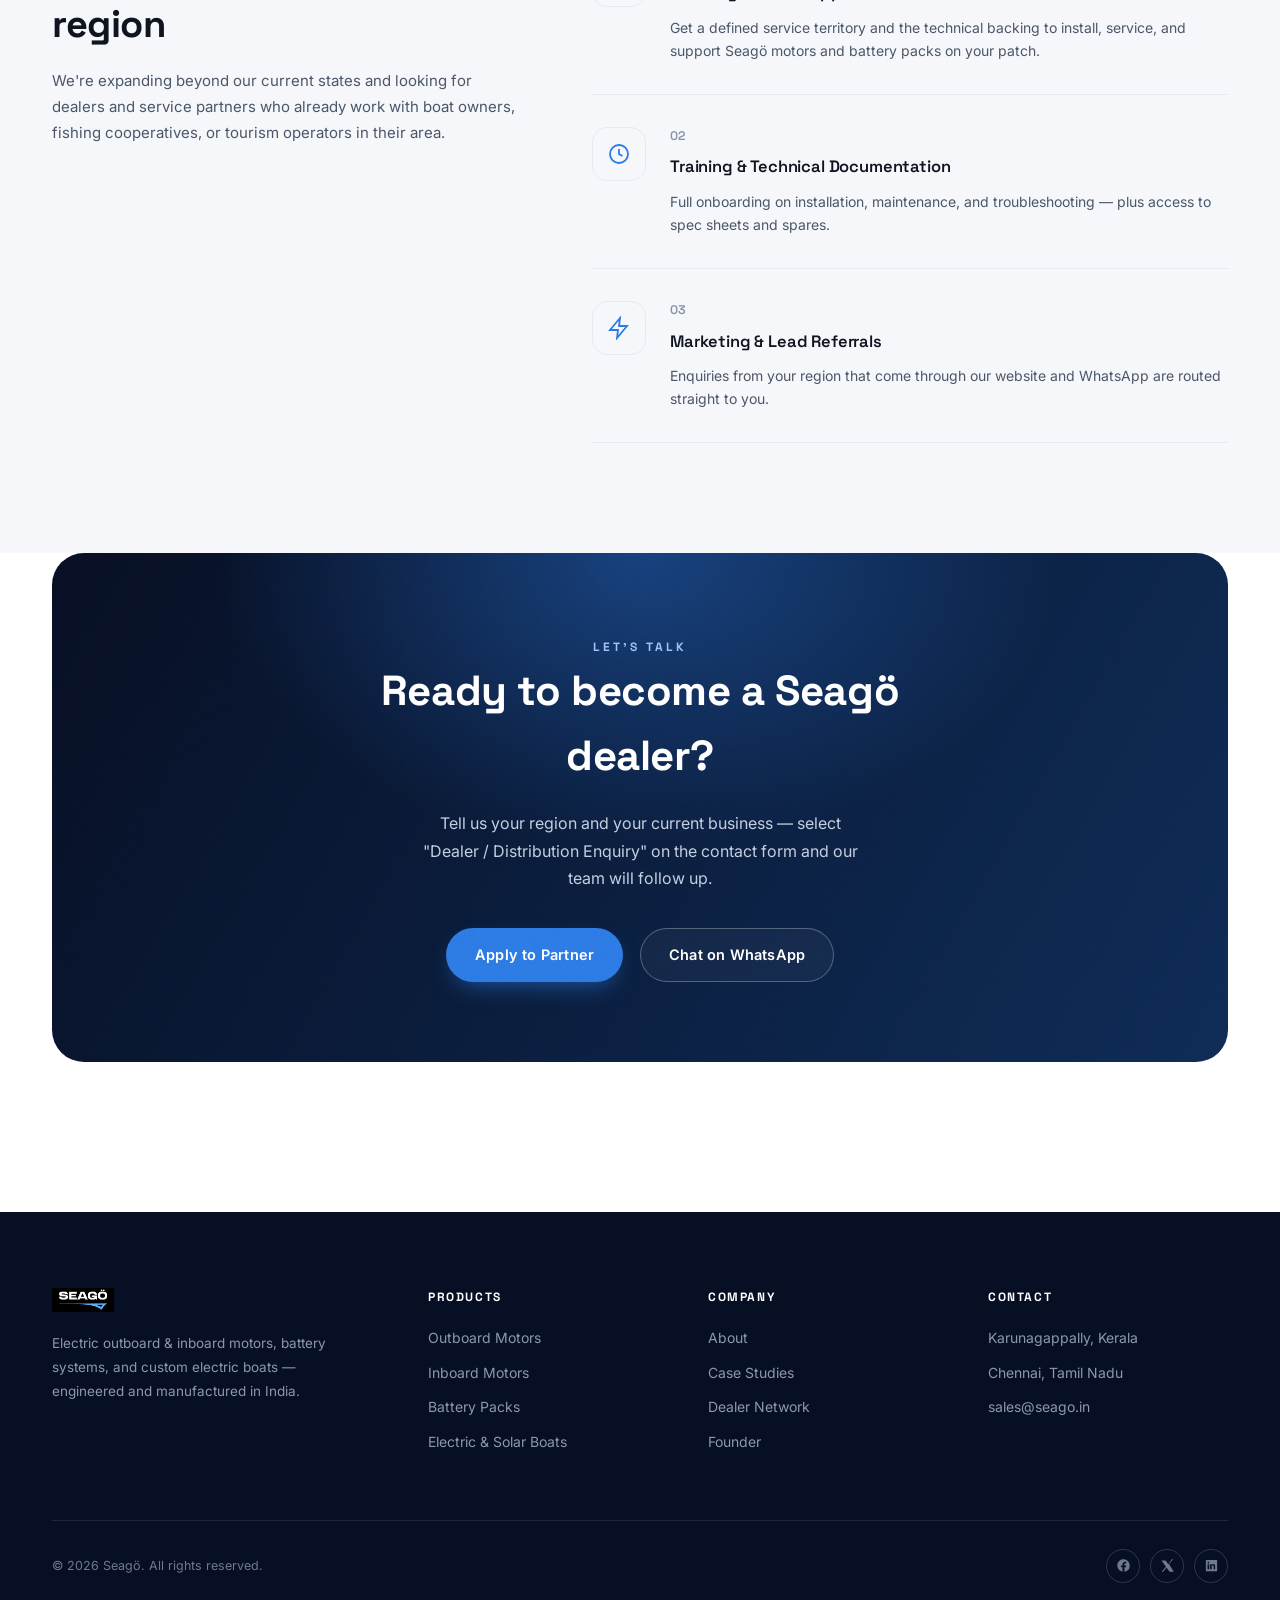
<file: dealer-network.html>
<!DOCTYPE html>
<html lang="en">
<head>
<title>Seagö — Dealer &amp; Distribution Network</title>

<script>document.documentElement.classList.add('js-ready');</script>
<meta charset="UTF-8">
<meta name="viewport" content="width=device-width, initial-scale=1.0">
<meta name="description" content="Seagö is active across 6 Indian states and growing. Explore our current reach and partner with us as a dealer or service provider in your region.">
<link rel="icon" type="image/svg+xml" href="assets/favicon.svg">
<link rel="preconnect" href="https://fonts.googleapis.com">
<link rel="preconnect" href="https://fonts.gstatic.com" crossorigin>
<link href="https://fonts.googleapis.com/css2?family=Space+Grotesk:wght@500;600;700&family=Inter:wght@400;500;600;700;800&display=swap" rel="stylesheet">
<link rel="stylesheet" href="css/style.css">
<script src="js/main.js" defer></script>
</head>
<body>

<div class="progress" id="progressBar"></div>

<!-- ================= NAV ================= -->
<header class="nav">
  <div class="wrap nav-row">
    <a class="nav-logo" href="index.html#top"><img src="assets/seago-logo.png" alt="Seagö"></a>
    <nav class="nav-links">
      <a href="products.html">Products</a>
      <a href="case-studies.html">Case Studies</a>
      <a href="about.html">About</a>
      <a href="dealer-network.html">Dealer Network</a>
      <a href="founder.html">Founder</a>
    </nav>
    <div class="nav-cta">
      <a class="btn btn-ghost magnetic" href="contact.html">Contact</a>
      <a class="btn btn-primary magnetic" href="contact.html">Request a Quote</a>
      <button class="burger" id="burger" aria-label="Menu"><span></span><span></span><span></span></button>
    </div>
  </div>
</header>

<div class="mobile-menu" id="mobileMenu">
  <a href="products.html">Products</a>
  <a href="case-studies.html">Case Studies</a>
  <a href="about.html">About</a>
  <a href="dealer-network.html">Dealer Network</a>
  <a href="founder.html">Founder</a>
  <a href="contact.html">Contact</a>
  <a class="btn btn-primary" href="contact.html">Request a Quote</a>
</div>

<!-- ================= PAGE HEADER ================= -->
<section class="hero page-hero">
  <div class="grid-overlay"></div>
  <div class="blob blob-1" data-depth="14"></div>
  <div class="blob blob-2" data-depth="-10"></div>
  <div class="cursor-glow"></div>

  <div class="wrap">
    <div class="hero-badge reveal"><span class="dot"></span> DEALER NETWORK</div>
    <h1 class="page-title reveal">Wherever the water is, we want to be there</h1>
    <p class="page-sub reveal">Seagö is active across 6 Indian states and growing. If you serve boat owners, fishing cooperatives, or tourism operators in your region, we'd like to hear from you.</p>
  </div>
</section>

<!-- ================= CURRENT REACH ================= -->
<section class="section">
  <div class="wrap">
    <div class="section-head reveal">
      <span class="eyebrow">Currently Active In</span>
      <h2>Deployed on the ground, not just on a map</h2>
      <p>Every state below already has a working Seagö deployment behind it.</p>
    </div>
    <div class="grid-4" data-stagger>
      <div class="loc-card reveal">
        <div class="ic"><svg viewBox="0 0 24 24" fill="none" stroke="currentColor" stroke-width="1.7"><path d="M12 22s7-7.4 7-12.5A7 7 0 0 0 5 9.5C5 14.6 12 22 12 22z"/><circle cx="12" cy="9.5" r="2.6"/></svg></div>
        <h3>Kerala</h3>
        <p>Home to our sales &amp; support base, and our solar marine ambulance deployment in Kadamakkudy.</p>
      </div>
      <div class="loc-card reveal">
        <div class="ic"><svg viewBox="0 0 24 24" fill="none" stroke="currentColor" stroke-width="1.7"><path d="M12 22s7-7.4 7-12.5A7 7 0 0 0 5 9.5C5 14.6 12 22 12 22z"/><circle cx="12" cy="9.5" r="2.6"/></svg></div>
        <h3>Tamil Nadu</h3>
        <p>Our manufacturing base in Chennai, and an active hydrogen fuel-cell R&amp;D collaboration with IIT Madras.</p>
      </div>
      <div class="loc-card reveal">
        <div class="ic"><svg viewBox="0 0 24 24" fill="none" stroke="currentColor" stroke-width="1.7"><path d="M12 22s7-7.4 7-12.5A7 7 0 0 0 5 9.5C5 14.6 12 22 12 22z"/><circle cx="12" cy="9.5" r="2.6"/></svg></div>
        <h3>Karnataka</h3>
        <p>Electric tourism boats deployed across Hampi, Hubli, Gadag, and Bagalkot.</p>
      </div>
      <div class="loc-card reveal">
        <div class="ic"><svg viewBox="0 0 24 24" fill="none" stroke="currentColor" stroke-width="1.7"><path d="M12 22s7-7.4 7-12.5A7 7 0 0 0 5 9.5C5 14.6 12 22 12 22z"/><circle cx="12" cy="9.5" r="2.6"/></svg></div>
        <h3>Maharashtra</h3>
        <p>Home to "Vikalpika" — India's first electric fishing vessel, built with ICAR-CIFT Mumbai.</p>
      </div>
    </div>
  </div>
</section>

<!-- ================= BECOME A DEALER ================= -->
<section class="section soft" id="partner">
  <div class="wrap why-grid">
    <div class="why-left reveal">
      <span class="eyebrow">Become a Dealer</span>
      <h2 class="why-title">Bring Seagö to your region</h2>
      <p>We're expanding beyond our current states and looking for dealers and service partners who already work with boat owners, fishing cooperatives, or tourism operators in their area.</p>
    </div>
    <div class="feat-list" data-stagger>
      <div class="feat-row reveal">
        <div class="ic"><svg viewBox="0 0 24 24" fill="none" stroke="currentColor" stroke-width="1.8"><path d="M12 22s7-7.4 7-12.5A7 7 0 0 0 5 9.5C5 14.6 12 22 12 22z"/><circle cx="12" cy="9.5" r="2.6"/></svg></div>
        <div class="ft-body">
          <span class="idx">01</span>
          <h4>Territory &amp; Local Support</h4>
          <p>Get a defined service territory and the technical backing to install, service, and support Seagö motors and battery packs on your patch.</p>
        </div>
      </div>
      <div class="feat-row reveal">
        <div class="ic"><svg viewBox="0 0 24 24" fill="none" stroke="currentColor" stroke-width="1.8"><circle cx="12" cy="12" r="9"/><path d="M12 7v5l3.5 2"/></svg></div>
        <div class="ft-body">
          <span class="idx">02</span>
          <h4>Training &amp; Technical Documentation</h4>
          <p>Full onboarding on installation, maintenance, and troubleshooting — plus access to spec sheets and spares.</p>
        </div>
      </div>
      <div class="feat-row reveal">
        <div class="ic"><svg viewBox="0 0 24 24" fill="none" stroke="currentColor" stroke-width="1.8"><path d="M13 2L3 14h8l-1 8 10-12h-8l1-8z"/></svg></div>
        <div class="ft-body">
          <span class="idx">03</span>
          <h4>Marketing &amp; Lead Referrals</h4>
          <p>Enquiries from your region that come through our website and WhatsApp are routed straight to you.</p>
        </div>
      </div>
    </div>
  </div>
</section>

<!-- ================= CTA ================= -->
<section class="section" style="padding-top:0;">
  <div class="wrap">
    <div class="cta reveal">
      <div class="cta-inner">
        <span class="eyebrow" style="color:#9FC1F5;">Let's Talk</span>
        <h2 class="cta-title">Ready to become a Seagö dealer?</h2>
        <p class="cta-text">Tell us your region and your current business — select "Dealer / Distribution Enquiry" on the contact form and our team will follow up.</p>
        <div class="cta-actions">
          <a class="btn btn-primary magnetic" href="contact.html">Apply to Partner</a>
          <a class="btn btn-ghost magnetic" href="https://wa.me/918606366633?text=Hi%20Seag%C3%B6%2C%20I%27d%20like%20to%20know%20more%20about%20becoming%20a%20dealer%20or%20distribution%20partner." target="_blank" rel="noopener">Chat on WhatsApp</a>
        </div>
      </div>
    </div>
  </div>
</section>

<!-- ================= FOOTER ================= -->
<footer>
  <div class="wrap">
    <div class="footer-grid">
      <div>
        <div class="footer-logo"><img src="assets/seago-logo.png" alt="Seagö"></div>
        <p>Electric outboard &amp; inboard motors, battery systems, and custom electric boats — engineered and manufactured in India.</p>
      </div>
      <div class="footer-col">
        <h5>Products</h5>
        <a href="products.html">Outboard Motors</a>
        <a href="products.html">Inboard Motors</a>
        <a href="products.html">Battery Packs</a>
        <a href="products.html">Electric &amp; Solar Boats</a>
      </div>
      <div class="footer-col">
        <h5>Company</h5>
        <a href="about.html">About</a>
        <a href="case-studies.html">Case Studies</a>
        <a href="dealer-network.html">Dealer Network</a>
        <a href="founder.html">Founder</a>
      </div>
      <div class="footer-col">
        <h5>Contact</h5>
        <a href="contact.html">Karunagappally, Kerala</a>
        <a href="contact.html">Chennai, Tamil Nadu</a>
        <a href="mailto:sales@seago.in">sales@seago.in</a>
      </div>
    </div>
    <div class="footer-bottom">
      <span>© 2026 Seagö. All rights reserved.</span>
      <div class="footer-social">
        <a href="#"><svg viewBox="0 0 24 24" fill="currentColor"><path d="M22 12a10 10 0 1 0-11.6 9.9v-7H7.9V12h2.5V9.8c0-2.5 1.5-3.9 3.8-3.9 1.1 0 2.2.2 2.2.2v2.4h-1.3c-1.2 0-1.6.8-1.6 1.6V12h2.8l-.4 2.9h-2.4v7A10 10 0 0 0 22 12z"/></svg></a>
        <a href="#"><svg viewBox="0 0 24 24" fill="currentColor"><path d="M18.9 2H21l-6.6 7.5L22 22h-6.5l-5-6.6L4.7 22H2.6l7-8-7.3-9.9h6.6l4.5 6z"/></svg></a>
        <a href="#"><svg viewBox="0 0 24 24" fill="currentColor"><path d="M20.4 3H3.6A.6.6 0 0 0 3 3.6v16.8a.6.6 0 0 0 .6.6h16.8a.6.6 0 0 0 .6-.6V3.6a.6.6 0 0 0-.6-.6zM8.3 18.1H5.7V9.9h2.6v8.2zM7 8.8a1.5 1.5 0 1 1 0-3 1.5 1.5 0 0 1 0 3zm11.1 9.3h-2.6v-4.3c0-1 0-2.4-1.5-2.4s-1.7 1.1-1.7 2.3v4.4H9.7V9.9h2.5v1.1a2.7 2.7 0 0 1 2.5-1.4c2.6 0 3.1 1.7 3.1 4v4.5z"/></svg></a>
      </div>
    </div>
  </div>
</footer>

<!-- ================= WHATSAPP FLOAT ================= -->
<a class="wa-float" href="https://wa.me/918606366633?text=Hi%20Seag%C3%B6%2C%20I%27d%20like%20to%20know%20more%20about%20your%20electric%20marine%20products." target="_blank" rel="noopener" aria-label="Chat on WhatsApp">
  <span class="wa-tip">Chat with us</span>
  <svg viewBox="0 0 24 24"><path d="M17.5 14.4c-.3-.1-1.7-.9-2-1-.3-.1-.5-.1-.6.1-.2.3-.7 1-.9 1.2-.2.2-.3.2-.6.1-.3-.1-1.3-.5-2.4-1.5-.9-.8-1.5-1.8-1.7-2.1-.2-.3 0-.5.1-.6.1-.1.3-.3.4-.5.1-.1.2-.3.3-.4.1-.2 0-.4 0-.5 0-.1-.6-1.5-.8-2-.2-.5-.4-.5-.6-.5h-.5c-.2 0-.5.1-.7.3-.3.3-1 1-1 2.4s1 2.8 1.1 3c.1.2 2 3.1 4.9 4.3.7.3 1.2.5 1.7.6.7.2 1.3.2 1.8.1.5-.1 1.7-.7 2-1.4.2-.6.2-1.2.2-1.3-.1-.1-.3-.2-.6-.3z"/><path d="M12 2a10 10 0 0 0-8.6 15L2 22l5.2-1.4A10 10 0 1 0 12 2zm0 18.2c-1.6 0-3.1-.4-4.4-1.2l-.3-.2-3.1.8.8-3-.2-.3A8.2 8.2 0 1 1 12 20.2z"/></svg>
</a>

</body>
</html>
</file>
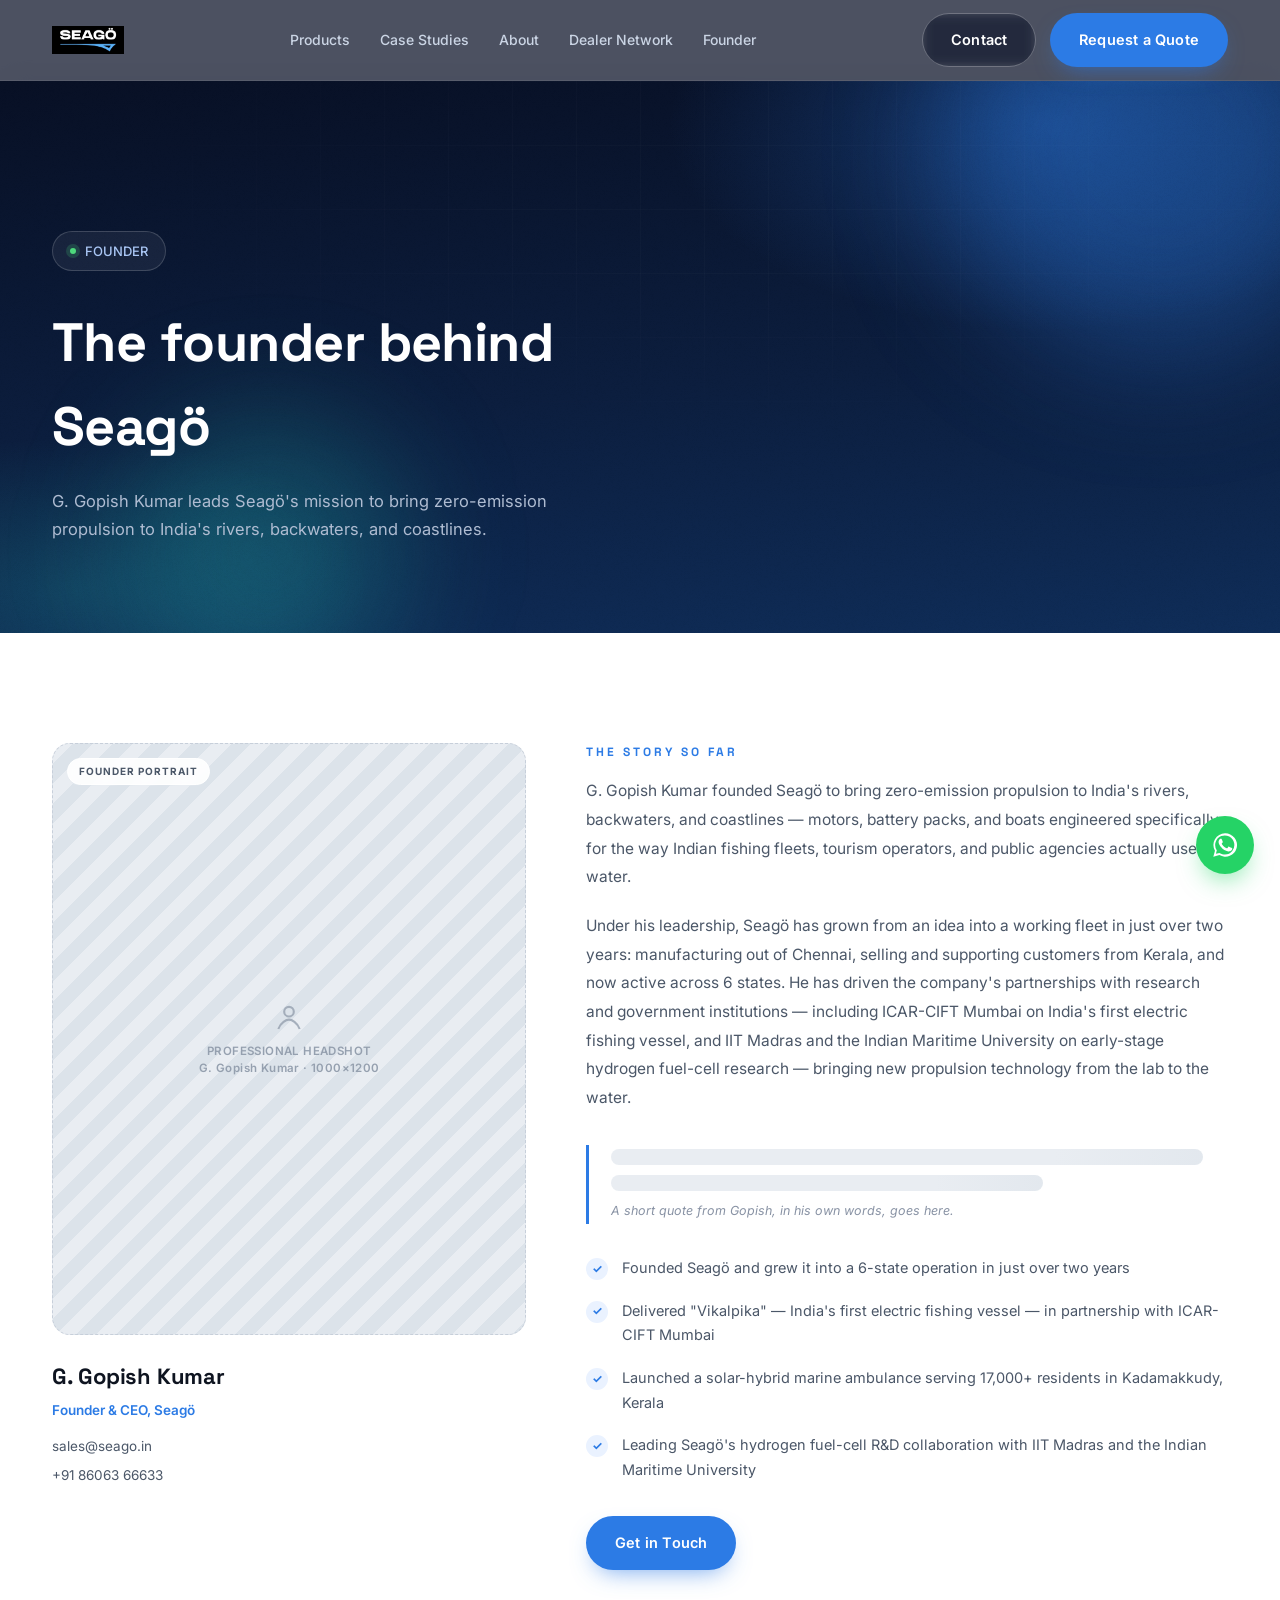
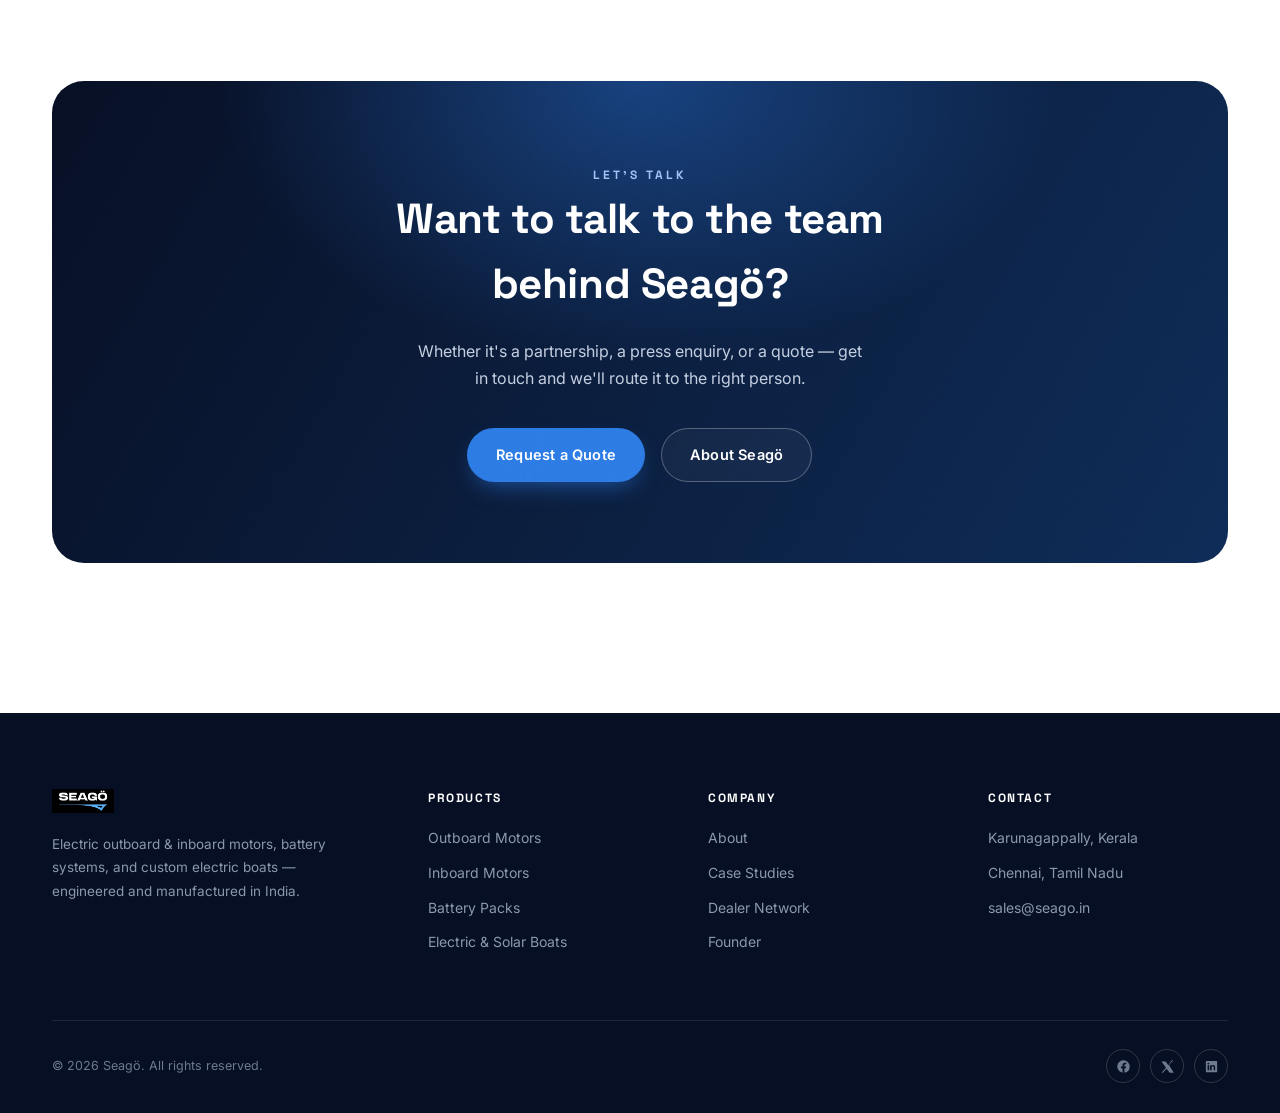
<file: founder.html>
<!DOCTYPE html>
<html lang="en">
<head>
<title>Seagö — G. Gopish Kumar, Founder &amp; CEO</title>

<script>document.documentElement.classList.add('js-ready');</script>
<meta charset="UTF-8">
<meta name="viewport" content="width=device-width, initial-scale=1.0">
<meta name="description" content="G. Gopish Kumar, Founder &amp; CEO of Seagö, is building India's electric marine propulsion — from Chennai manufacturing to deployments across 6 states.">
<link rel="icon" type="image/svg+xml" href="assets/favicon.svg">
<link rel="preconnect" href="https://fonts.googleapis.com">
<link rel="preconnect" href="https://fonts.gstatic.com" crossorigin>
<link href="https://fonts.googleapis.com/css2?family=Space+Grotesk:wght@500;600;700&family=Inter:wght@400;500;600;700;800&display=swap" rel="stylesheet">
<link rel="stylesheet" href="css/style.css">
<script src="js/main.js" defer></script>
</head>
<body>

<div class="progress" id="progressBar"></div>

<!-- ================= NAV ================= -->
<header class="nav">
  <div class="wrap nav-row">
    <a class="nav-logo" href="index.html#top"><img src="assets/seago-logo.png" alt="Seagö"></a>
    <nav class="nav-links">
      <a href="products.html">Products</a>
      <a href="case-studies.html">Case Studies</a>
      <a href="about.html">About</a>
      <a href="dealer-network.html">Dealer Network</a>
      <a href="founder.html">Founder</a>
    </nav>
    <div class="nav-cta">
      <a class="btn btn-ghost magnetic" href="contact.html">Contact</a>
      <a class="btn btn-primary magnetic" href="contact.html">Request a Quote</a>
      <button class="burger" id="burger" aria-label="Menu"><span></span><span></span><span></span></button>
    </div>
  </div>
</header>

<div class="mobile-menu" id="mobileMenu">
  <a href="products.html">Products</a>
  <a href="case-studies.html">Case Studies</a>
  <a href="about.html">About</a>
  <a href="dealer-network.html">Dealer Network</a>
  <a href="founder.html">Founder</a>
  <a href="contact.html">Contact</a>
  <a class="btn btn-primary" href="contact.html">Request a Quote</a>
</div>

<!-- ================= PAGE HEADER ================= -->
<section class="hero page-hero">
  <div class="grid-overlay"></div>
  <div class="blob blob-1" data-depth="14"></div>
  <div class="blob blob-2" data-depth="-10"></div>
  <div class="cursor-glow"></div>

  <div class="wrap">
    <div class="hero-badge reveal"><span class="dot"></span> FOUNDER</div>
    <h1 class="page-title reveal">The founder behind Seagö</h1>
    <p class="page-sub reveal">G. Gopish Kumar leads Seagö's mission to bring zero-emission propulsion to India's rivers, backwaters, and coastlines.</p>
  </div>
</section>

<!-- ================= PROFILE ================= -->
<section class="section">
  <div class="wrap">
    <div class="founder-grid">

      <div class="founder-portrait reveal">
        <div class="ph">
          <span class="ph__chip">Founder Portrait</span>
          <div class="ph__inner">
            <svg viewBox="0 0 24 24" fill="none" stroke="currentColor" stroke-width="1.6"><circle cx="12" cy="8" r="3.6"/><path d="M4 21c1.8-5 6-7 8-7s6.2 2 8 7"/></svg>
            <span>PROFESSIONAL HEADSHOT<br>G. Gopish Kumar · 1000×1200</span>
          </div>
        </div>
        <div class="founder-id">
          <h3>G. Gopish Kumar</h3>
          <span class="founder-role">Founder &amp; CEO, Seagö</span>
          <div class="founder-contact">
            <a href="mailto:sales@seago.in">sales@seago.in</a>
            <a href="tel:+918606366633">+91 86063 66633</a>
          </div>
        </div>
      </div>

      <div class="founder-bio reveal">
        <span class="eyebrow" style="color:var(--blue); display:block; margin-bottom:16px;">The Story So Far</span>
        <p>G. Gopish Kumar founded Seagö to bring zero-emission propulsion to India's rivers, backwaters, and coastlines — motors, battery packs, and boats engineered specifically for the way Indian fishing fleets, tourism operators, and public agencies actually use the water.</p>
        <p>Under his leadership, Seagö has grown from an idea into a working fleet in just over two years: manufacturing out of Chennai, selling and supporting customers from Kerala, and now active across 6 states. He has driven the company's partnerships with research and government institutions — including ICAR-CIFT Mumbai on India's first electric fishing vessel, and IIT Madras and the Indian Maritime University on early-stage hydrogen fuel-cell research — bringing new propulsion technology from the lab to the water.</p>

        <div class="pull-quote">
          <span class="skel" style="height:16px; width:96%; margin-bottom:10px;"></span>
          <span class="skel" style="height:16px; width:70%;"></span>
          <span class="quote-note">A short quote from Gopish, in his own words, goes here.</span>
        </div>

        <div class="highlight-list">
          <div class="highlight-row">
            <span class="check">✓</span>
            <p>Founded Seagö and grew it into a 6-state operation in just over two years</p>
          </div>
          <div class="highlight-row">
            <span class="check">✓</span>
            <p>Delivered "Vikalpika" — India's first electric fishing vessel — in partnership with ICAR-CIFT Mumbai</p>
          </div>
          <div class="highlight-row">
            <span class="check">✓</span>
            <p>Launched a solar-hybrid marine ambulance serving 17,000+ residents in Kadamakkudy, Kerala</p>
          </div>
          <div class="highlight-row">
            <span class="check">✓</span>
            <p>Leading Seagö's hydrogen fuel-cell R&amp;D collaboration with IIT Madras and the Indian Maritime University</p>
          </div>
        </div>

        <a class="btn btn-primary magnetic" href="contact.html">Get in Touch</a>
      </div>

    </div>
  </div>
</section>

<!-- ================= CTA ================= -->
<section class="section" style="padding-top:0;">
  <div class="wrap">
    <div class="cta reveal">
      <div class="cta-inner">
        <span class="eyebrow" style="color:#9FC1F5;">Let's Talk</span>
        <h2 class="cta-title">Want to talk to the team behind Seagö?</h2>
        <p class="cta-text">Whether it's a partnership, a press enquiry, or a quote — get in touch and we'll route it to the right person.</p>
        <div class="cta-actions">
          <a class="btn btn-primary magnetic" href="contact.html">Request a Quote</a>
          <a class="btn btn-ghost magnetic" href="about.html">About Seagö</a>
        </div>
      </div>
    </div>
  </div>
</section>

<!-- ================= FOOTER ================= -->
<footer>
  <div class="wrap">
    <div class="footer-grid">
      <div>
        <div class="footer-logo"><img src="assets/seago-logo.png" alt="Seagö"></div>
        <p>Electric outboard &amp; inboard motors, battery systems, and custom electric boats — engineered and manufactured in India.</p>
      </div>
      <div class="footer-col">
        <h5>Products</h5>
        <a href="products.html">Outboard Motors</a>
        <a href="products.html">Inboard Motors</a>
        <a href="products.html">Battery Packs</a>
        <a href="products.html">Electric &amp; Solar Boats</a>
      </div>
      <div class="footer-col">
        <h5>Company</h5>
        <a href="about.html">About</a>
        <a href="case-studies.html">Case Studies</a>
        <a href="dealer-network.html">Dealer Network</a>
        <a href="founder.html">Founder</a>
      </div>
      <div class="footer-col">
        <h5>Contact</h5>
        <a href="contact.html">Karunagappally, Kerala</a>
        <a href="contact.html">Chennai, Tamil Nadu</a>
        <a href="mailto:sales@seago.in">sales@seago.in</a>
      </div>
    </div>
    <div class="footer-bottom">
      <span>© 2026 Seagö. All rights reserved.</span>
      <div class="footer-social">
        <a href="#"><svg viewBox="0 0 24 24" fill="currentColor"><path d="M22 12a10 10 0 1 0-11.6 9.9v-7H7.9V12h2.5V9.8c0-2.5 1.5-3.9 3.8-3.9 1.1 0 2.2.2 2.2.2v2.4h-1.3c-1.2 0-1.6.8-1.6 1.6V12h2.8l-.4 2.9h-2.4v7A10 10 0 0 0 22 12z"/></svg></a>
        <a href="#"><svg viewBox="0 0 24 24" fill="currentColor"><path d="M18.9 2H21l-6.6 7.5L22 22h-6.5l-5-6.6L4.7 22H2.6l7-8-7.3-9.9h6.6l4.5 6z"/></svg></a>
        <a href="#"><svg viewBox="0 0 24 24" fill="currentColor"><path d="M20.4 3H3.6A.6.6 0 0 0 3 3.6v16.8a.6.6 0 0 0 .6.6h16.8a.6.6 0 0 0 .6-.6V3.6a.6.6 0 0 0-.6-.6zM8.3 18.1H5.7V9.9h2.6v8.2zM7 8.8a1.5 1.5 0 1 1 0-3 1.5 1.5 0 0 1 0 3zm11.1 9.3h-2.6v-4.3c0-1 0-2.4-1.5-2.4s-1.7 1.1-1.7 2.3v4.4H9.7V9.9h2.5v1.1a2.7 2.7 0 0 1 2.5-1.4c2.6 0 3.1 1.7 3.1 4v4.5z"/></svg></a>
      </div>
    </div>
  </div>
</footer>

<!-- ================= WHATSAPP FLOAT ================= -->
<a class="wa-float" href="https://wa.me/918606366633?text=Hi%20Seag%C3%B6%2C%20I%27d%20like%20to%20know%20more%20about%20your%20electric%20marine%20products." target="_blank" rel="noopener" aria-label="Chat on WhatsApp">
  <span class="wa-tip">Chat with us</span>
  <svg viewBox="0 0 24 24"><path d="M17.5 14.4c-.3-.1-1.7-.9-2-1-.3-.1-.5-.1-.6.1-.2.3-.7 1-.9 1.2-.2.2-.3.2-.6.1-.3-.1-1.3-.5-2.4-1.5-.9-.8-1.5-1.8-1.7-2.1-.2-.3 0-.5.1-.6.1-.1.3-.3.4-.5.1-.1.2-.3.3-.4.1-.2 0-.4 0-.5 0-.1-.6-1.5-.8-2-.2-.5-.4-.5-.6-.5h-.5c-.2 0-.5.1-.7.3-.3.3-1 1-1 2.4s1 2.8 1.1 3c.1.2 2 3.1 4.9 4.3.7.3 1.2.5 1.7.6.7.2 1.3.2 1.8.1.5-.1 1.7-.7 2-1.4.2-.6.2-1.2.2-1.3-.1-.1-.3-.2-.6-.3z"/><path d="M12 2a10 10 0 0 0-8.6 15L2 22l5.2-1.4A10 10 0 1 0 12 2zm0 18.2c-1.6 0-3.1-.4-4.4-1.2l-.3-.2-3.1.8.8-3-.2-.3A8.2 8.2 0 1 1 12 20.2z"/></svg>
</a>

</body>
</html>
</file>
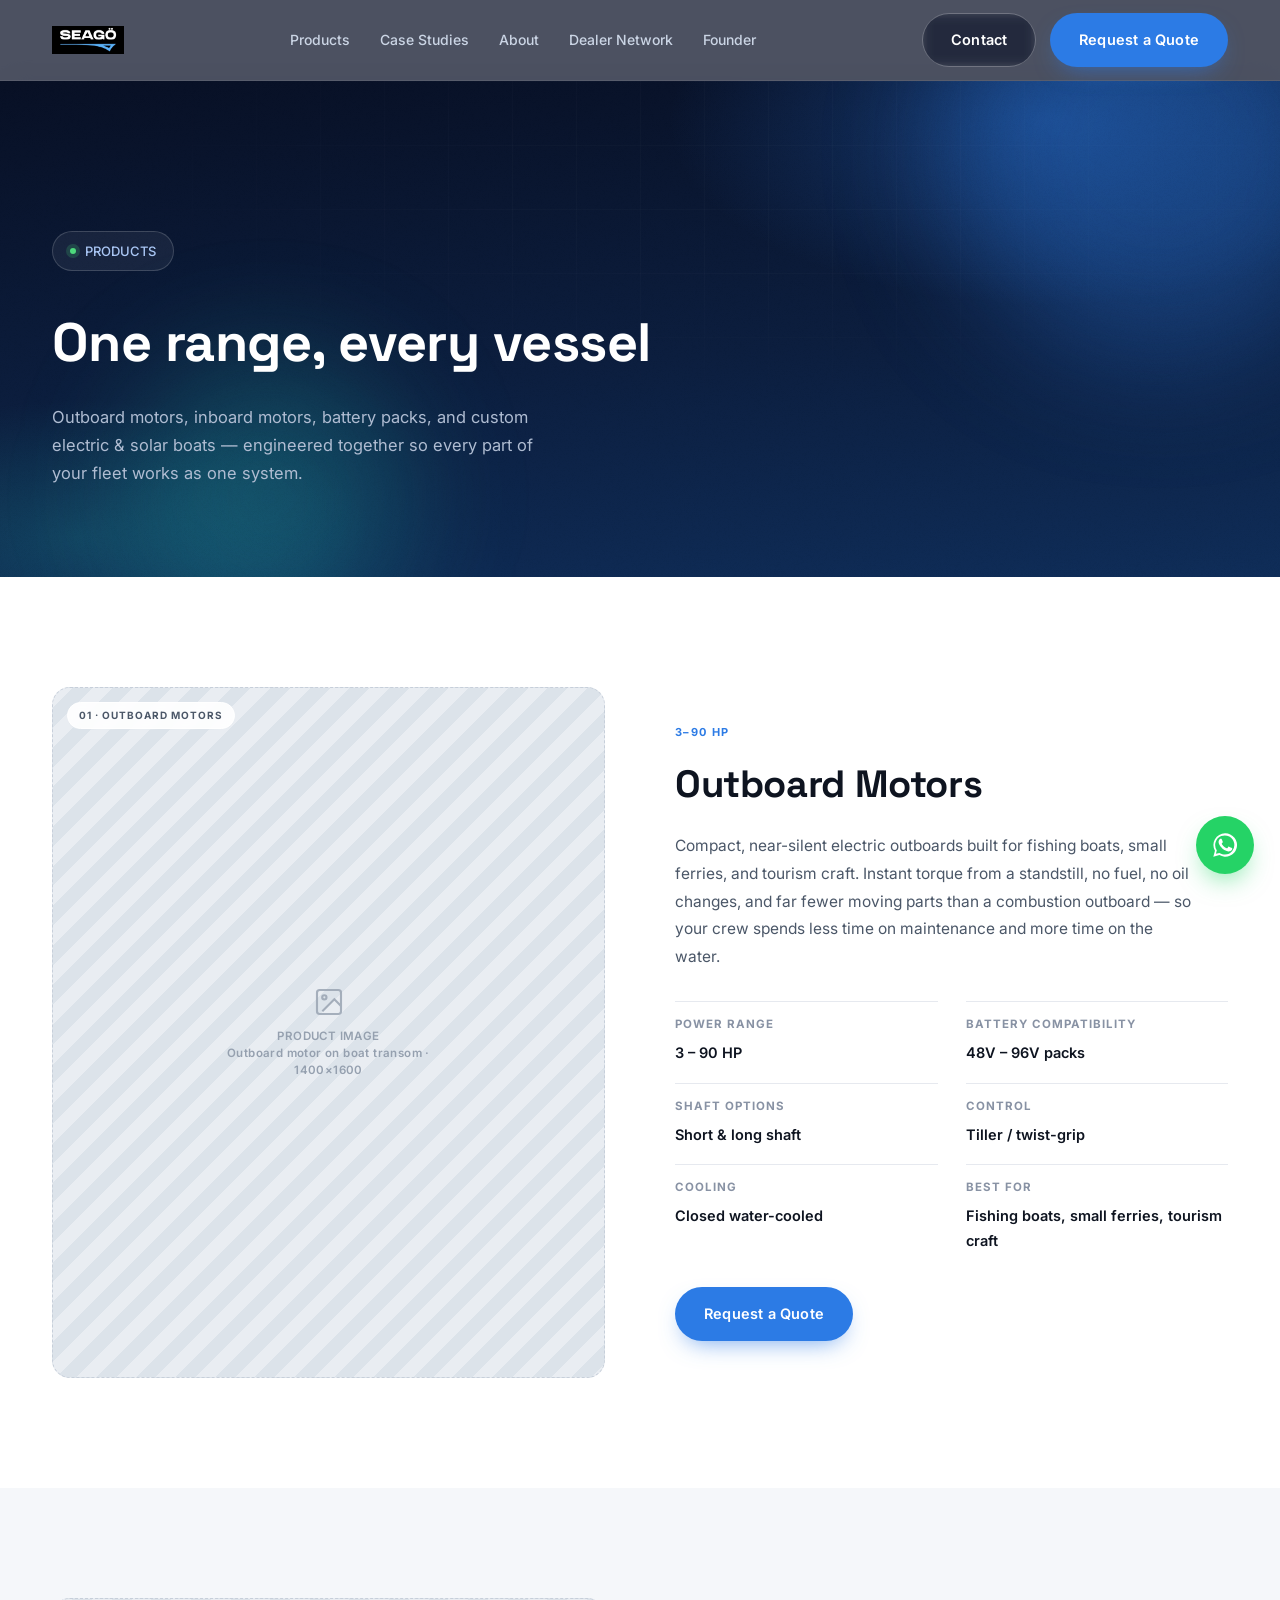
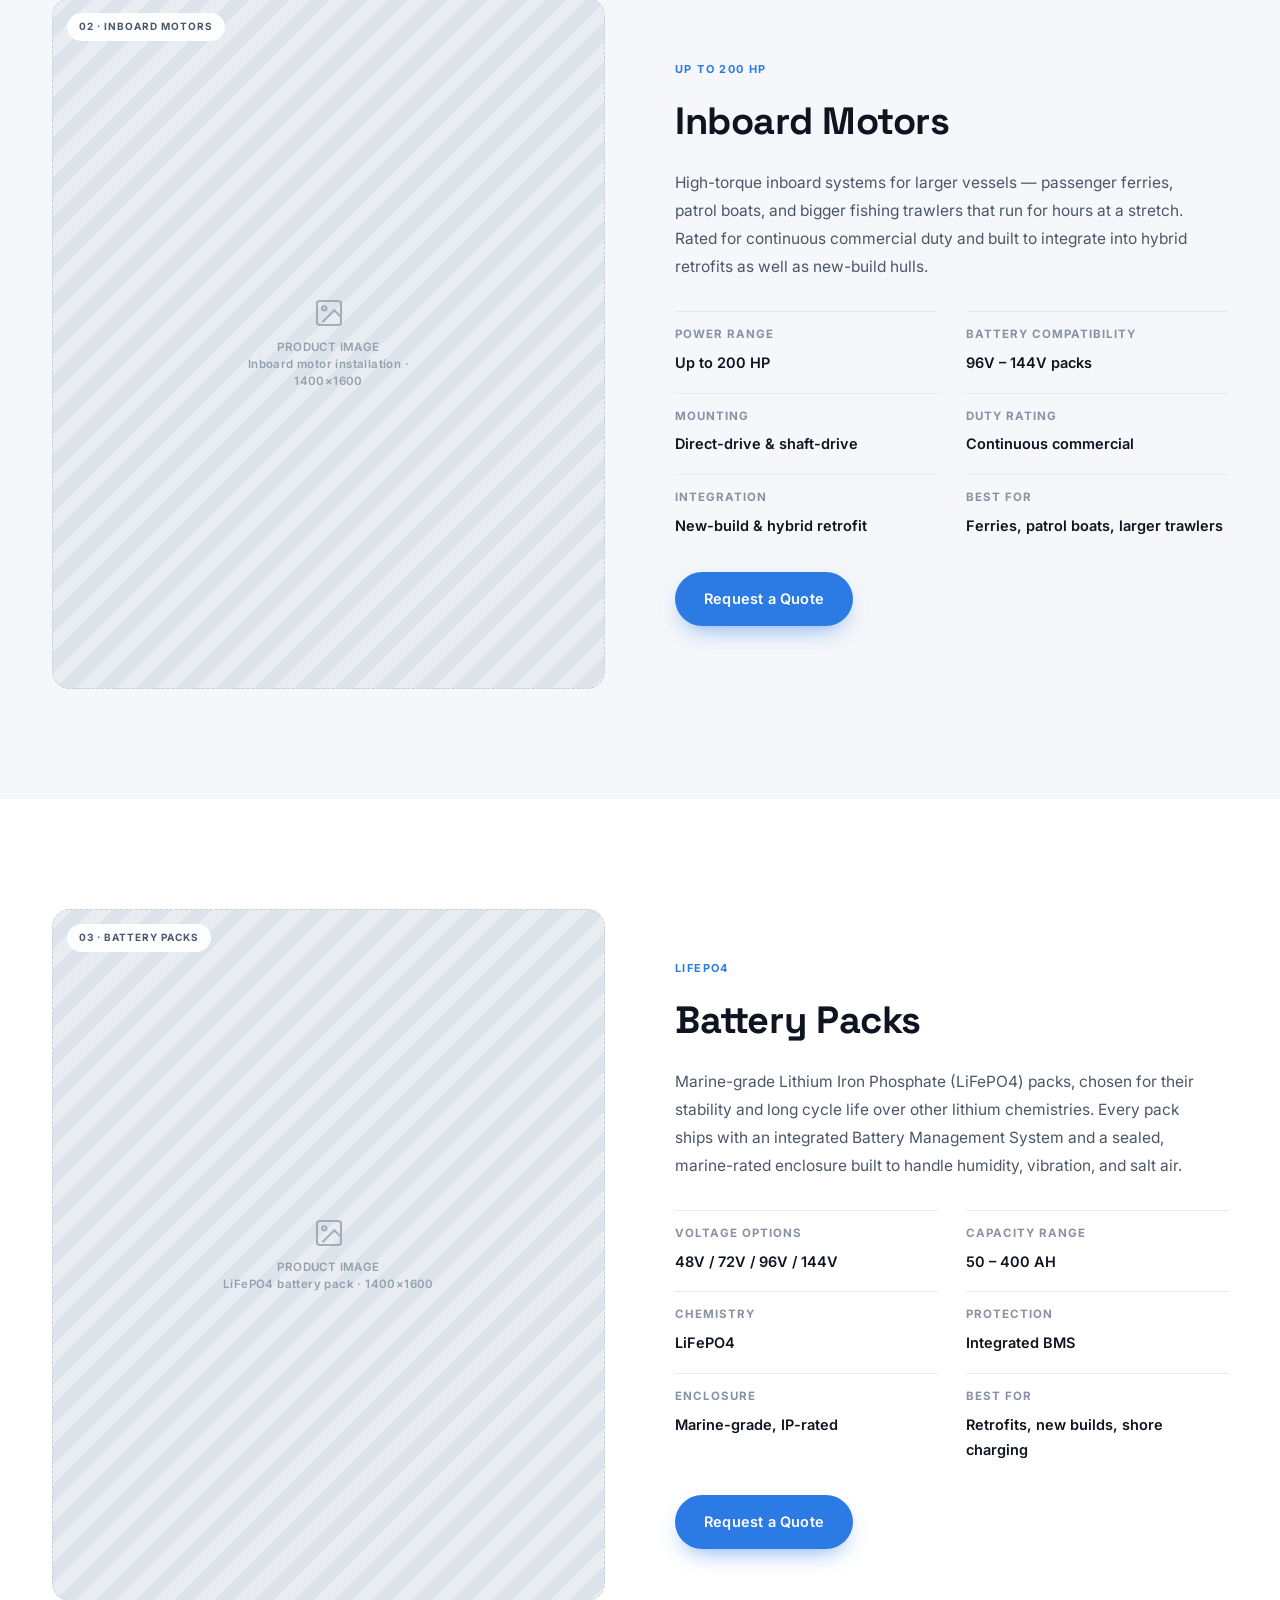
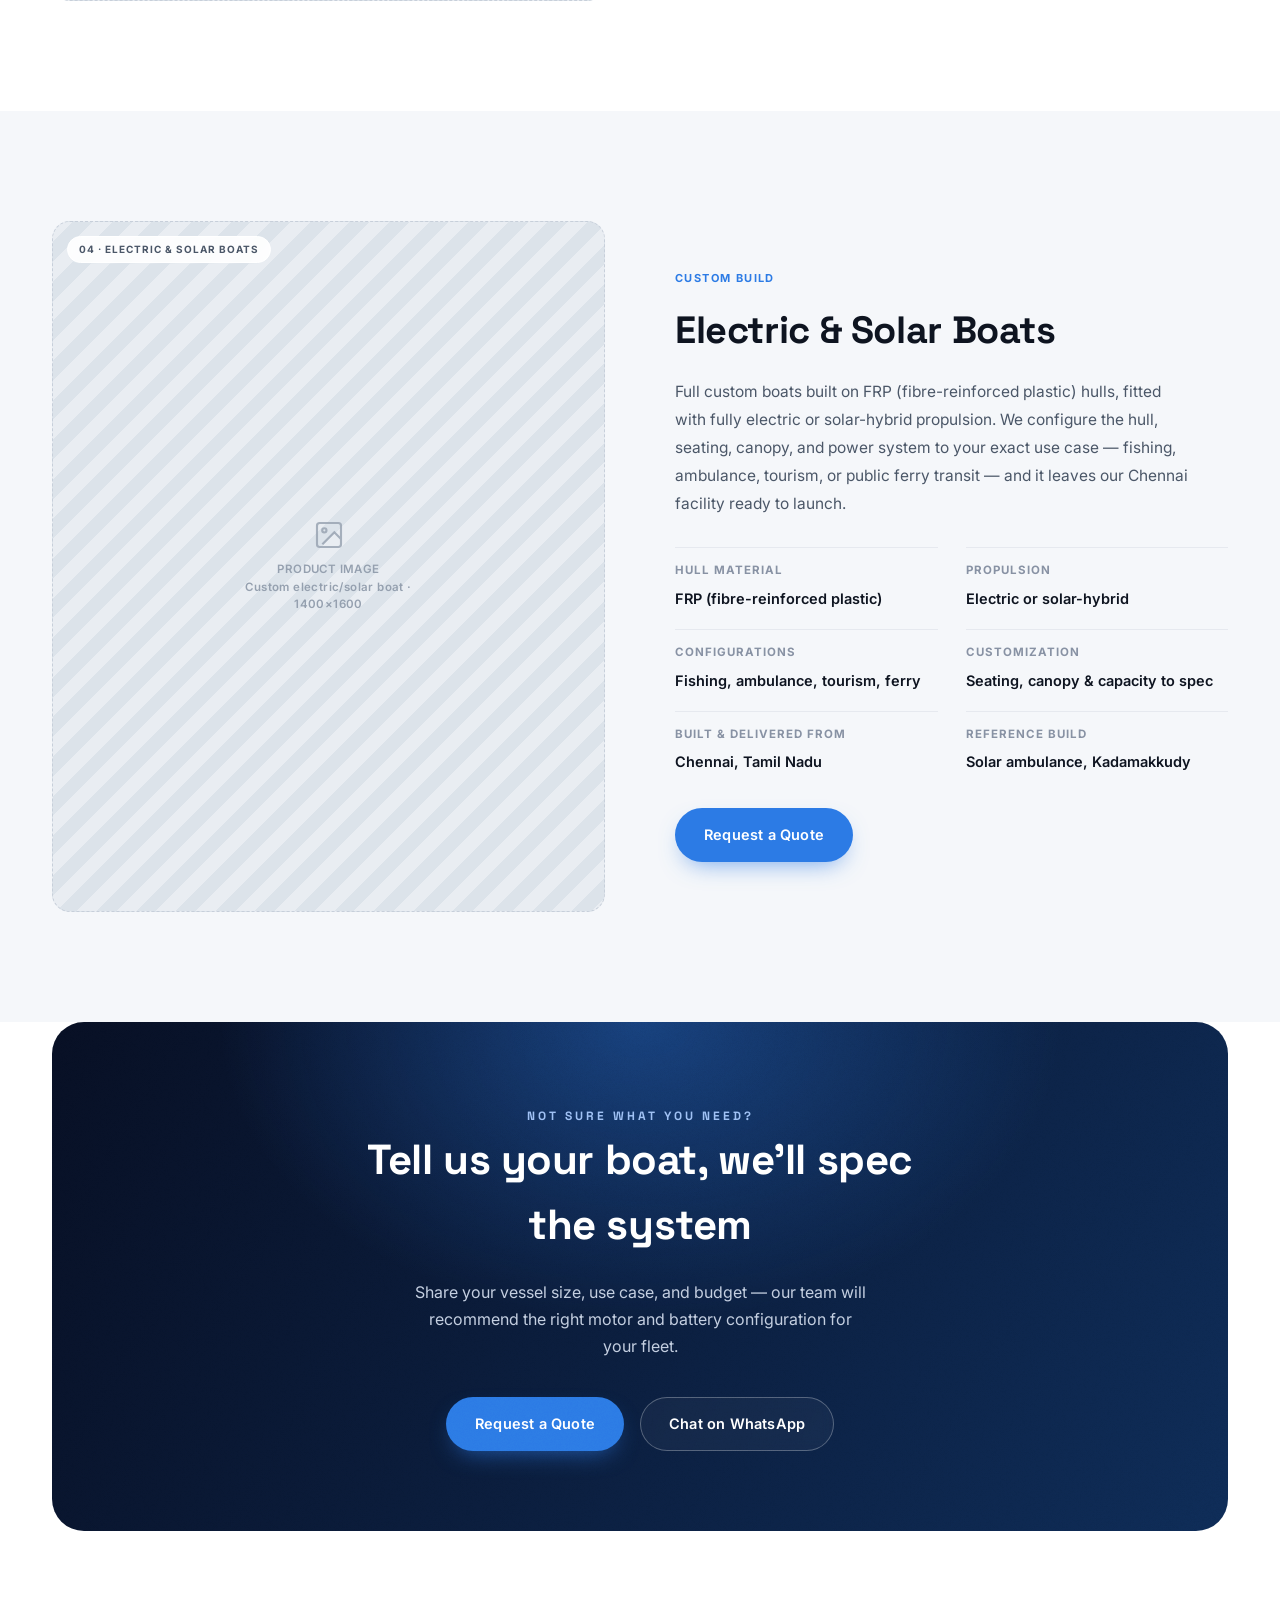
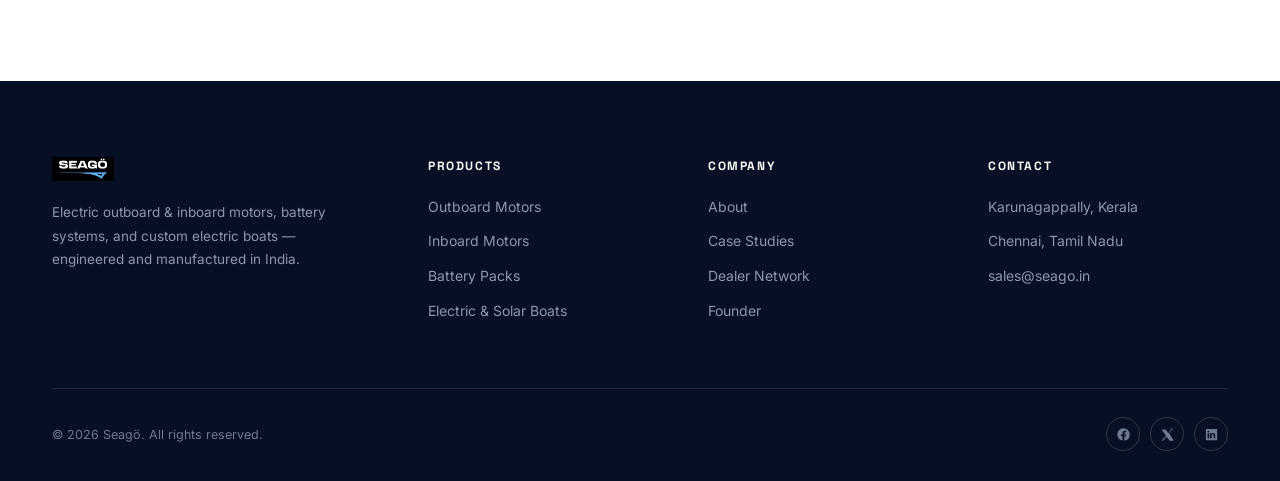
<file: products.html>
<!DOCTYPE html>
<html lang="en">
<head>
<title>Seagö — Electric Outboard &amp; Inboard Motors, Battery Packs &amp; Boats</title>

<script>document.documentElement.classList.add('js-ready');</script>
<meta charset="UTF-8">
<meta name="viewport" content="width=device-width, initial-scale=1.0">
<meta name="description" content="Explore Seagö's electric outboard motors (3–90 HP), inboard motors (up to 200 HP), LiFePO4 battery packs, and custom electric &amp; solar boats.">
<link rel="icon" type="image/svg+xml" href="assets/favicon.svg">
<link rel="preconnect" href="https://fonts.googleapis.com">
<link rel="preconnect" href="https://fonts.gstatic.com" crossorigin>
<link href="https://fonts.googleapis.com/css2?family=Space+Grotesk:wght@500;600;700&family=Inter:wght@400;500;600;700;800&display=swap" rel="stylesheet">
<link rel="stylesheet" href="css/style.css">
<script src="js/main.js" defer></script>
</head>
<body>

<div class="progress" id="progressBar"></div>

<!-- ================= NAV ================= -->
<header class="nav">
  <div class="wrap nav-row">
    <a class="nav-logo" href="index.html#top"><img src="assets/seago-logo.png" alt="Seagö"></a>
    <nav class="nav-links">
      <a href="products.html">Products</a>
      <a href="case-studies.html">Case Studies</a>
      <a href="about.html">About</a>
      <a href="dealer-network.html">Dealer Network</a>
      <a href="founder.html">Founder</a>
    </nav>
    <div class="nav-cta">
      <a class="btn btn-ghost magnetic" href="contact.html">Contact</a>
      <a class="btn btn-primary magnetic" href="contact.html">Request a Quote</a>
      <button class="burger" id="burger" aria-label="Menu"><span></span><span></span><span></span></button>
    </div>
  </div>
</header>

<div class="mobile-menu" id="mobileMenu">
  <a href="products.html">Products</a>
  <a href="case-studies.html">Case Studies</a>
  <a href="about.html">About</a>
  <a href="dealer-network.html">Dealer Network</a>
  <a href="founder.html">Founder</a>
  <a href="contact.html">Contact</a>
  <a class="btn btn-primary" href="contact.html">Request a Quote</a>
</div>

<!-- ================= PAGE HEADER ================= -->
<section class="hero page-hero">
  <div class="grid-overlay"></div>
  <div class="blob blob-1" data-depth="14"></div>
  <div class="blob blob-2" data-depth="-10"></div>
  <div class="cursor-glow"></div>

  <div class="wrap">
    <div class="hero-badge reveal"><span class="dot"></span> PRODUCTS</div>
    <h1 class="page-title reveal">One range, every vessel</h1>
    <p class="page-sub reveal">Outboard motors, inboard motors, battery packs, and custom electric &amp; solar boats — engineered together so every part of your fleet works as one system.</p>
  </div>
</section>

<!-- ================= OUTBOARD MOTORS ================= -->
<section class="section product-block" id="outboard">
  <div class="wrap product-row">
    <div class="product-media reveal">
      <div class="ph">
        <span class="ph__chip">01 · Outboard Motors</span>
        <div class="ph__inner">
          <svg viewBox="0 0 24 24" fill="none" stroke="currentColor" stroke-width="1.6"><rect x="3" y="3" width="18" height="18" rx="2"/><circle cx="8.5" cy="8.5" r="1.6"/><path d="M21 15l-5-5-9 9"/></svg>
          <span>PRODUCT IMAGE<br>Outboard motor on boat transom · 1400×1600</span>
        </div>
      </div>
    </div>
    <div class="product-copy reveal">
      <span class="case-tag">3–90 HP</span>
      <h2>Outboard Motors</h2>
      <p>Compact, near-silent electric outboards built for fishing boats, small ferries, and tourism craft. Instant torque from a standstill, no fuel, no oil changes, and far fewer moving parts than a combustion outboard — so your crew spends less time on maintenance and more time on the water.</p>
      <div class="spec-grid">
        <div class="spec-item"><span>Power range</span><b>3 – 90 HP</b></div>
        <div class="spec-item"><span>Battery compatibility</span><b>48V – 96V packs</b></div>
        <div class="spec-item"><span>Shaft options</span><b>Short &amp; long shaft</b></div>
        <div class="spec-item"><span>Control</span><b>Tiller / twist-grip</b></div>
        <div class="spec-item"><span>Cooling</span><b>Closed water-cooled</b></div>
        <div class="spec-item"><span>Best for</span><b>Fishing boats, small ferries, tourism craft</b></div>
      </div>
      <a class="btn btn-primary magnetic" href="contact.html">Request a Quote</a>
    </div>
  </div>
</section>

<!-- ================= INBOARD MOTORS ================= -->
<section class="section product-block soft reverse" id="inboard">
  <div class="wrap product-row">
    <div class="product-copy reveal">
      <span class="case-tag">Up to 200 HP</span>
      <h2>Inboard Motors</h2>
      <p>High-torque inboard systems for larger vessels — passenger ferries, patrol boats, and bigger fishing trawlers that run for hours at a stretch. Rated for continuous commercial duty and built to integrate into hybrid retrofits as well as new-build hulls.</p>
      <div class="spec-grid">
        <div class="spec-item"><span>Power range</span><b>Up to 200 HP</b></div>
        <div class="spec-item"><span>Battery compatibility</span><b>96V – 144V packs</b></div>
        <div class="spec-item"><span>Mounting</span><b>Direct-drive &amp; shaft-drive</b></div>
        <div class="spec-item"><span>Duty rating</span><b>Continuous commercial</b></div>
        <div class="spec-item"><span>Integration</span><b>New-build &amp; hybrid retrofit</b></div>
        <div class="spec-item"><span>Best for</span><b>Ferries, patrol boats, larger trawlers</b></div>
      </div>
      <a class="btn btn-primary magnetic" href="contact.html">Request a Quote</a>
    </div>
    <div class="product-media reveal">
      <div class="ph">
        <span class="ph__chip">02 · Inboard Motors</span>
        <div class="ph__inner">
          <svg viewBox="0 0 24 24" fill="none" stroke="currentColor" stroke-width="1.6"><rect x="3" y="3" width="18" height="18" rx="2"/><circle cx="8.5" cy="8.5" r="1.6"/><path d="M21 15l-5-5-9 9"/></svg>
          <span>PRODUCT IMAGE<br>Inboard motor installation · 1400×1600</span>
        </div>
      </div>
    </div>
  </div>
</section>

<!-- ================= BATTERY PACKS ================= -->
<section class="section product-block" id="battery">
  <div class="wrap product-row">
    <div class="product-media reveal">
      <div class="ph">
        <span class="ph__chip">03 · Battery Packs</span>
        <div class="ph__inner">
          <svg viewBox="0 0 24 24" fill="none" stroke="currentColor" stroke-width="1.6"><rect x="3" y="3" width="18" height="18" rx="2"/><circle cx="8.5" cy="8.5" r="1.6"/><path d="M21 15l-5-5-9 9"/></svg>
          <span>PRODUCT IMAGE<br>LiFePO4 battery pack · 1400×1600</span>
        </div>
      </div>
    </div>
    <div class="product-copy reveal">
      <span class="case-tag">LiFePO4</span>
      <h2>Battery Packs</h2>
      <p>Marine-grade Lithium Iron Phosphate (LiFePO4) packs, chosen for their stability and long cycle life over other lithium chemistries. Every pack ships with an integrated Battery Management System and a sealed, marine-rated enclosure built to handle humidity, vibration, and salt air.</p>
      <div class="spec-grid">
        <div class="spec-item"><span>Voltage options</span><b>48V / 72V / 96V / 144V</b></div>
        <div class="spec-item"><span>Capacity range</span><b>50 – 400 AH</b></div>
        <div class="spec-item"><span>Chemistry</span><b>LiFePO4</b></div>
        <div class="spec-item"><span>Protection</span><b>Integrated BMS</b></div>
        <div class="spec-item"><span>Enclosure</span><b>Marine-grade, IP-rated</b></div>
        <div class="spec-item"><span>Best for</span><b>Retrofits, new builds, shore charging</b></div>
      </div>
      <a class="btn btn-primary magnetic" href="contact.html">Request a Quote</a>
    </div>
  </div>
</section>

<!-- ================= ELECTRIC & SOLAR BOATS ================= -->
<section class="section product-block soft reverse" id="boats">
  <div class="wrap product-row">
    <div class="product-copy reveal">
      <span class="case-tag">Custom Build</span>
      <h2>Electric &amp; Solar Boats</h2>
      <p>Full custom boats built on FRP (fibre-reinforced plastic) hulls, fitted with fully electric or solar-hybrid propulsion. We configure the hull, seating, canopy, and power system to your exact use case — fishing, ambulance, tourism, or public ferry transit — and it leaves our Chennai facility ready to launch.</p>
      <div class="spec-grid">
        <div class="spec-item"><span>Hull material</span><b>FRP (fibre-reinforced plastic)</b></div>
        <div class="spec-item"><span>Propulsion</span><b>Electric or solar-hybrid</b></div>
        <div class="spec-item"><span>Configurations</span><b>Fishing, ambulance, tourism, ferry</b></div>
        <div class="spec-item"><span>Customization</span><b>Seating, canopy &amp; capacity to spec</b></div>
        <div class="spec-item"><span>Built &amp; delivered from</span><b>Chennai, Tamil Nadu</b></div>
        <div class="spec-item"><span>Reference build</span><b>Solar ambulance, Kadamakkudy</b></div>
      </div>
      <a class="btn btn-primary magnetic" href="contact.html">Request a Quote</a>
    </div>
    <div class="product-media reveal">
      <div class="ph">
        <span class="ph__chip">04 · Electric &amp; Solar Boats</span>
        <div class="ph__inner">
          <svg viewBox="0 0 24 24" fill="none" stroke="currentColor" stroke-width="1.6"><rect x="3" y="3" width="18" height="18" rx="2"/><circle cx="8.5" cy="8.5" r="1.6"/><path d="M21 15l-5-5-9 9"/></svg>
          <span>PRODUCT IMAGE<br>Custom electric/solar boat · 1400×1600</span>
        </div>
      </div>
    </div>
  </div>
</section>

<!-- ================= CTA ================= -->
<section class="section" style="padding-top:0;">
  <div class="wrap">
    <div class="cta reveal">
      <div class="cta-inner">
        <span class="eyebrow" style="color:#9FC1F5;">Not Sure What You Need?</span>
        <h2 class="cta-title">Tell us your boat, we'll spec the system</h2>
        <p class="cta-text">Share your vessel size, use case, and budget — our team will recommend the right motor and battery configuration for your fleet.</p>
        <div class="cta-actions">
          <a class="btn btn-primary magnetic" href="contact.html">Request a Quote</a>
          <a class="btn btn-ghost magnetic" href="https://wa.me/918606366633?text=Hi%20Seag%C3%B6%2C%20I%27d%20like%20to%20know%20more%20about%20your%20electric%20marine%20products." target="_blank" rel="noopener">Chat on WhatsApp</a>
        </div>
      </div>
    </div>
  </div>
</section>

<!-- ================= FOOTER ================= -->
<footer>
  <div class="wrap">
    <div class="footer-grid">
      <div>
        <div class="footer-logo"><img src="assets/seago-logo.png" alt="Seagö"></div>
        <p>Electric outboard &amp; inboard motors, battery systems, and custom electric boats — engineered and manufactured in India.</p>
      </div>
      <div class="footer-col">
        <h5>Products</h5>
        <a href="products.html#outboard">Outboard Motors</a>
        <a href="products.html#inboard">Inboard Motors</a>
        <a href="products.html#battery">Battery Packs</a>
        <a href="products.html#boats">Electric &amp; Solar Boats</a>
      </div>
      <div class="footer-col">
        <h5>Company</h5>
        <a href="about.html">About</a>
        <a href="case-studies.html">Case Studies</a>
        <a href="dealer-network.html">Dealer Network</a>
        <a href="founder.html">Founder</a>
      </div>
      <div class="footer-col">
        <h5>Contact</h5>
        <a href="contact.html">Karunagappally, Kerala</a>
        <a href="contact.html">Chennai, Tamil Nadu</a>
        <a href="mailto:sales@seago.in">sales@seago.in</a>
      </div>
    </div>
    <div class="footer-bottom">
      <span>© 2026 Seagö. All rights reserved.</span>
      <div class="footer-social">
        <a href="#"><svg viewBox="0 0 24 24" fill="currentColor"><path d="M22 12a10 10 0 1 0-11.6 9.9v-7H7.9V12h2.5V9.8c0-2.5 1.5-3.9 3.8-3.9 1.1 0 2.2.2 2.2.2v2.4h-1.3c-1.2 0-1.6.8-1.6 1.6V12h2.8l-.4 2.9h-2.4v7A10 10 0 0 0 22 12z"/></svg></a>
        <a href="#"><svg viewBox="0 0 24 24" fill="currentColor"><path d="M18.9 2H21l-6.6 7.5L22 22h-6.5l-5-6.6L4.7 22H2.6l7-8-7.3-9.9h6.6l4.5 6z"/></svg></a>
        <a href="#"><svg viewBox="0 0 24 24" fill="currentColor"><path d="M20.4 3H3.6A.6.6 0 0 0 3 3.6v16.8a.6.6 0 0 0 .6.6h16.8a.6.6 0 0 0 .6-.6V3.6a.6.6 0 0 0-.6-.6zM8.3 18.1H5.7V9.9h2.6v8.2zM7 8.8a1.5 1.5 0 1 1 0-3 1.5 1.5 0 0 1 0 3zm11.1 9.3h-2.6v-4.3c0-1 0-2.4-1.5-2.4s-1.7 1.1-1.7 2.3v4.4H9.7V9.9h2.5v1.1a2.7 2.7 0 0 1 2.5-1.4c2.6 0 3.1 1.7 3.1 4v4.5z"/></svg></a>
      </div>
    </div>
  </div>
</footer>

<!-- ================= WHATSAPP FLOAT ================= -->
<a class="wa-float" href="https://wa.me/918606366633?text=Hi%20Seag%C3%B6%2C%20I%27d%20like%20to%20know%20more%20about%20your%20electric%20marine%20products." target="_blank" rel="noopener" aria-label="Chat on WhatsApp">
  <span class="wa-tip">Chat with us</span>
  <svg viewBox="0 0 24 24"><path d="M17.5 14.4c-.3-.1-1.7-.9-2-1-.3-.1-.5-.1-.6.1-.2.3-.7 1-.9 1.2-.2.2-.3.2-.6.1-.3-.1-1.3-.5-2.4-1.5-.9-.8-1.5-1.8-1.7-2.1-.2-.3 0-.5.1-.6.1-.1.3-.3.4-.5.1-.1.2-.3.3-.4.1-.2 0-.4 0-.5 0-.1-.6-1.5-.8-2-.2-.5-.4-.5-.6-.5h-.5c-.2 0-.5.1-.7.3-.3.3-1 1-1 2.4s1 2.8 1.1 3c.1.2 2 3.1 4.9 4.3.7.3 1.2.5 1.7.6.7.2 1.3.2 1.8.1.5-.1 1.7-.7 2-1.4.2-.6.2-1.2.2-1.3-.1-.1-.3-.2-.6-.3z"/><path d="M12 2a10 10 0 0 0-8.6 15L2 22l5.2-1.4A10 10 0 1 0 12 2zm0 18.2c-1.6 0-3.1-.4-4.4-1.2l-.3-.2-3.1.8.8-3-.2-.3A8.2 8.2 0 1 1 12 20.2z"/></svg>
</a>

</body>
</html>
</file>
<file: css/style.css>
/* =====================================================================
   Seagö — Homepage v1
   Design tokens
   ===================================================================== */
:root{
  --navy:#070F24;
  --navy-2:#0B1D3D;
  --navy-3:#0E2C57;
  --blue:#2C7BE5;
  --blue-2:#5FA6FF;
  --cyan:#28D4C8;
  --ink:#0E1420;
  --slate:#4B5768;
  --muted:#8892A4;
  --line:#E6E9EF;
  --bg-soft:#F5F7FA;
  --ph-a:#E9EDF2;
  --ph-b:#DCE3EA;
  --radius:18px;
  --maxw:1240px;
}
*{box-sizing:border-box; margin:0; padding:0;}
html{scroll-behavior:smooth;}
body{
  font-family:'Inter',-apple-system,BlinkMacSystemFont,'Segoe UI',sans-serif;
  color:var(--ink);
  background:#fff;
  -webkit-font-smoothing:antialiased;
  line-height:1.55;
  overflow-x:hidden;
}
h1,h2,h3,h4,.disp{ font-family:'Space Grotesk',sans-serif; letter-spacing:-0.01em; }
img{max-width:100%; display:block;}
a{text-decoration:none; color:inherit;}
.wrap{max-width:var(--maxw); margin:0 auto; padding:0 32px;}
.eyebrow{ font-size:12px; font-weight:700; letter-spacing:3px; text-transform:uppercase; font-family:'Space Grotesk',sans-serif;}

/* ---------- buttons ---------- */
.btn{
  display:inline-flex; align-items:center; gap:9px;
  padding:15px 28px; border-radius:999px; font-weight:600; font-size:14.5px;
  letter-spacing:.2px; border:1px solid transparent; cursor:pointer;
  transition:transform .35s cubic-bezier(.2,.8,.2,1), background .25s, border-color .25s, box-shadow .35s;
  white-space:nowrap; position:relative;
}
.btn-primary{ background:var(--blue); color:#fff; box-shadow:0 10px 24px -10px rgba(44,123,229,.7); }
.btn-primary:hover{ background:#1f68cc; box-shadow:0 14px 30px -8px rgba(44,123,229,.85); }
.btn-ghost{ background:rgba(255,255,255,.04); color:#fff; border-color:rgba(255,255,255,.28); backdrop-filter:blur(6px); }
.btn-ghost:hover{ border-color:#fff; background:rgba(255,255,255,.1); }
.btn-outline{ background:transparent; color:var(--navy); border-color:var(--line); }
.btn-outline:hover{ border-color:var(--navy); }
.magnetic{ will-change:transform; }

/* ---------- skeleton placeholders (empty headers / copy) ---------- */
.skel{
  display:block; border-radius:8px;
  background:linear-gradient(90deg, var(--ph-a) 25%, var(--ph-b) 42%, var(--ph-a) 58%);
  background-size:300% 100%;
  animation:shimmer 2.6s ease-in-out infinite;
}
.skel.light{ background:linear-gradient(90deg, rgba(255,255,255,.13) 25%, rgba(255,255,255,.28) 42%, rgba(255,255,255,.13) 58%); background-size:300% 100%; }
@keyframes shimmer{ 0%{background-position:200% 0;} 100%{background-position:-200% 0;} }

/* ---------- image placeholders ---------- */
.ph{
  position:relative; border-radius:var(--radius); overflow:hidden;
  background:repeating-linear-gradient(135deg, var(--ph-a), var(--ph-a) 14px, var(--ph-b) 14px, var(--ph-b) 28px);
  border:1.5px dashed #C7CFDA;
  display:flex; align-items:center; justify-content:center;
  transition:border-color .3s;
}
.card:hover .ph, .case-card:hover .ph{ border-color:var(--blue-2); }
.ph__chip{
  position:absolute; top:14px; left:14px; background:rgba(255,255,255,.9); backdrop-filter:blur(4px);
  border-radius:999px; padding:5px 11px; font-size:10px; font-weight:700; letter-spacing:1px; text-transform:uppercase;
  color:var(--slate); border:1px solid #fff;
}
.ph__inner{
  display:flex; flex-direction:column; align-items:center; gap:10px;
  text-align:center; padding:22px; color:#95A0AF;
}
.ph__inner svg{ width:32px; height:32px; opacity:.8; }
.ph__inner span{ font-size:11.5px; font-weight:600; letter-spacing:.4px; line-height:1.5; max-width:230px; }

/* ---------- scroll progress ---------- */
.progress{ position:fixed; top:0; left:0; height:3px; width:0%; background:linear-gradient(90deg,var(--blue),var(--cyan)); z-index:80; transition:width .1s linear; }

/* ---------- cursor glow (desktop hero only) ---------- */
.cursor-glow{
  position:absolute; width:420px; height:420px; border-radius:50%; pointer-events:none;
  background:radial-gradient(circle, rgba(95,166,255,.16), transparent 70%);
  transform:translate(-50%,-50%); left:50%; top:40%; opacity:0; transition:opacity .4s; will-change:transform;
}
.hero:hover .cursor-glow{ opacity:1; }

/* ================= NAV ================= */
header.nav{
  position:sticky; top:0; z-index:60;
  background:rgba(7,15,36,.72); backdrop-filter:blur(14px); -webkit-backdrop-filter:blur(14px);
  border-bottom:1px solid rgba(255,255,255,.08); transition:box-shadow .3s;
}
.nav-row{ display:flex; align-items:center; justify-content:space-between; height:80px; }
.nav-logo img{ height:28px; width:auto; }
.nav-links{ display:flex; align-items:center; gap:30px; }
.nav-links a{ color:#CBD5E5; font-size:14px; font-weight:500; transition:color .2s; position:relative; }
.nav-links a::after{ content:''; position:absolute; left:0; bottom:-6px; width:0; height:1.5px; background:var(--blue-2); transition:width .25s; }
.nav-links a:hover{ color:#fff; }
.nav-links a:hover::after{ width:100%; }
.nav-cta{ display:flex; align-items:center; gap:14px; }
.burger{ display:none; width:42px; height:42px; border-radius:10px; border:1px solid rgba(255,255,255,.2); background:rgba(255,255,255,.04); align-items:center; justify-content:center; flex-direction:column; gap:4px; cursor:pointer; }
.burger span{ width:18px; height:1.6px; background:#fff; display:block; transition:transform .3s, opacity .3s; }
.burger.open span:nth-child(1){ transform:translateY(5.6px) rotate(45deg); }
.burger.open span:nth-child(2){ opacity:0; }
.burger.open span:nth-child(3){ transform:translateY(-5.6px) rotate(-45deg); }

.mobile-menu{
  position:fixed; inset:80px 0 0 0; background:rgba(7,15,36,.98); backdrop-filter:blur(10px);
  z-index:55; display:flex; flex-direction:column; padding:36px 28px; gap:6px;
  transform:translateY(-12px); opacity:0; pointer-events:none; transition:opacity .28s, transform .28s;
  overflow-y:auto;
}
.mobile-menu.open{ opacity:1; transform:translateY(0); pointer-events:auto; }
.mobile-menu a{ color:#fff; font-size:21px; font-weight:600; padding:13px 4px; border-bottom:1px solid rgba(255,255,255,.08); font-family:'Space Grotesk',sans-serif; }
.mobile-menu .btn{ margin-top:22px; align-self:flex-start; }

/* ================= HERO ================= */
.hero{
  position:relative; overflow:hidden;
  padding:100px 0 70px;
  background:
    radial-gradient(48% 60% at 82% 8%, rgba(44,123,229,.34), transparent 62%),
    radial-gradient(38% 46% at 6% 92%, rgba(40,212,200,.16), transparent 60%),
    linear-gradient(175deg, var(--navy) 0%, var(--navy-2) 55%, var(--navy-3) 100%);
}
.hero::after{ content:''; position:absolute; inset:0; background-image:url('../assets/grain.png'); background-size:180px 180px; mix-blend-mode:overlay; opacity:.5; pointer-events:none; }
.blob{ position:absolute; border-radius:50%; filter:blur(60px); pointer-events:none; will-change:transform; }
.blob-1{ width:420px; height:420px; background:rgba(44,123,229,.35); top:-140px; right:-90px; }
.blob-2{ width:280px; height:280px; background:rgba(40,212,200,.22); bottom:-60px; left:10%; }
.grid-overlay{
  position:absolute; inset:0; pointer-events:none; opacity:.35;
  background-image:
    linear-gradient(rgba(255,255,255,.05) 1px, transparent 1px),
    linear-gradient(90deg, rgba(255,255,255,.05) 1px, transparent 1px);
  background-size:64px 64px;
  mask-image:radial-gradient(70% 60% at 60% 20%, #000 30%, transparent 78%);
}
.hero-grid{
  position:relative; display:grid; grid-template-columns:1.08fr .92fr; gap:64px; align-items:center;
}
.hero-badge{
  display:inline-flex; align-items:center; gap:9px;
  background:rgba(255,255,255,.06); border:1px solid rgba(255,255,255,.16);
  padding:9px 17px; border-radius:999px; color:#A9C6F5; margin-bottom:30px; font-size:13px; font-weight:500;
}
.hero-badge .dot{ width:6px; height:6px; border-radius:50%; background:#4CD97B; box-shadow:0 0 0 4px rgba(76,217,123,.18); }
.hero-title{ font-family:'Space Grotesk',sans-serif; font-weight:700; font-size:clamp(38px,5.6vw,60px); line-height:1.1; color:#fff; letter-spacing:-0.01em; max-width:640px; }
.hero-sub{ margin-top:26px; margin-bottom:40px; max-width:470px; }
.hero-sub p{ color:#B9C6DE; font-size:16.5px; line-height:1.7; }
.hero-actions{ display:flex; gap:16px; flex-wrap:wrap; }
.hero-stats{ display:flex; gap:44px; margin-top:68px; flex-wrap:wrap; }
.hero-stat b{ display:block; font-size:32px; font-weight:700; color:#fff; font-family:'Space Grotesk',sans-serif; }
.hero-stat span{ display:block; font-size:11.5px; color:#8FA0BC; font-weight:600; letter-spacing:1.2px; text-transform:uppercase; margin-top:5px; }
/* ---------- coming soon (stub pages) ---------- */
.soon{ min-height:calc(100vh - 80px); display:flex; align-items:center; padding:80px 0; }
.soon-wrap{ position:relative; text-align:center; max-width:640px; margin:0 auto; }
.soon-icon{ width:60px; height:60px; border-radius:18px; background:rgba(255,255,255,.06); border:1px solid rgba(255,255,255,.16); display:flex; align-items:center; justify-content:center; margin:0 auto 30px; }
.soon-icon svg{ width:26px; height:26px; color:#5FA6FF; }
.soon-title{ font-family:'Space Grotesk',sans-serif; font-size:clamp(38px,6vw,60px); color:#fff; font-weight:700; margin:8px 0 20px; letter-spacing:-0.01em; }
.soon-text{ color:#AEBBD1; font-size:16px; line-height:1.75; max-width:480px; margin:0 auto 40px; }
.soon .hero-actions{ justify-content:center; }
.soon .hero-badge{ margin-bottom:26px; }

.hero-visual{ position:relative; }
.hero-visual .ph{ aspect-ratio:4/5; background:repeating-linear-gradient(135deg, rgba(255,255,255,.05), rgba(255,255,255,.05) 14px, rgba(255,255,255,.09) 14px, rgba(255,255,255,.09) 28px); border-color:rgba(255,255,255,.22); box-shadow:0 40px 80px -30px rgba(0,0,0,.6); }
.hero-visual .ph__inner{ color:#C3CEE0; }
.hero-visual .float-card{
  position:absolute; left:-30px; bottom:-24px; background:#fff; border-radius:14px;
  padding:16px 20px; box-shadow:0 24px 46px -14px rgba(0,0,0,.4); display:flex; align-items:center; gap:12px;
  width:220px;
}
.hero-visual .float-card .ic{ width:38px; height:38px; border-radius:10px; background:var(--bg-soft); display:flex; align-items:center; justify-content:center; flex:none; }
.hero-visual .float-card .ic svg{ width:20px; height:20px; color:var(--blue); }
.float-card .ft-title{ display:block; font-size:13.5px; font-weight:700; color:var(--ink); margin-bottom:3px; }
.float-card .ft-sub{ display:block; font-size:11.5px; color:var(--muted); font-weight:600; }
.scroll-cue{ position:relative; margin:64px auto 0; display:flex; flex-direction:column; align-items:center; gap:8px; color:#7C8CAB; font-size:10.5px; letter-spacing:2px; text-transform:uppercase; }
.scroll-cue .line{ width:1px; height:30px; background:linear-gradient(#7C8CAB, transparent); animation:cueMove 1.8s ease-in-out infinite; }
@keyframes cueMove{ 0%{ transform:scaleY(0); transform-origin:top; } 50%{ transform:scaleY(1); transform-origin:top; } 51%{ transform-origin:bottom; } 100%{ transform:scaleY(0); transform-origin:bottom; } }

/* ---------- animated wave motif (marine identity) ---------- */
.wave-wrap{ position:relative; height:110px; margin-top:10px; }
.wave-wrap svg{ position:absolute; inset:0; width:100%; height:100%; }
.wave-path{ stroke:url(#waveGrad); stroke-width:2; fill:none; stroke-dasharray:6 10; animation:waveFlow 5s linear infinite; opacity:.7; }
.wave-path.p2{ stroke-width:1.4; opacity:.4; animation-duration:7s; animation-direction:reverse; }
@keyframes waveFlow{ to{ stroke-dashoffset:-160; } }

.angle-div{ position:relative; height:64px; background:#fff; margin-top:-2px; }
.angle-div svg{ position:absolute; bottom:0; left:0; width:100%; height:100%; }

/* ================= TRUST MARQUEE ================= */
.trust{ padding:38px 0; border-bottom:1px solid var(--line); overflow:hidden; }
.trust-row{ display:flex; align-items:center; gap:36px; }
.trust-label{ font-size:11.5px; font-weight:700; letter-spacing:2px; color:var(--muted); text-transform:uppercase; white-space:nowrap; flex:none; }
.marquee{ overflow:hidden; flex:1; mask-image:linear-gradient(90deg, transparent, #000 8%, #000 92%, transparent); }
.marquee-track{ display:flex; gap:16px; width:max-content; animation:scrollX 22s linear infinite; }
.marquee:hover .marquee-track{ animation-play-state:paused; }
@keyframes scrollX{ from{ transform:translateX(0);} to{ transform:translateX(-50%);} }
.trust-chip{
  flex:none; padding:10px 20px; border-radius:999px; background:var(--bg-soft); border:1px solid var(--line);
  font-size:13px; font-weight:600; color:var(--slate); white-space:nowrap;
}

/* ================= SECTION ================= */
.section{ padding:110px 0; position:relative; }
.section.soft{ background:var(--bg-soft); }
.section-head{ max-width:660px; margin:0 auto 60px; text-align:center; }
.section-head .eyebrow{ color:var(--blue); display:block; margin-bottom:16px; }
.section-head h2{ font-family:'Space Grotesk',sans-serif; font-size:clamp(28px,3.6vw,40px); font-weight:700; letter-spacing:-0.01em; margin-bottom:16px; }
.section-head p{ font-size:16px; color:var(--slate); line-height:1.7; }

/* ================= PRODUCT GRID (with 3D tilt) ================= */
.grid-4{ display:grid; grid-template-columns:repeat(4,1fr); gap:26px; }
.tilt{ perspective:900px; }
.card{
  background:#fff; border:1px solid var(--line); border-radius:var(--radius);
  overflow:hidden; transition:transform .35s cubic-bezier(.2,.8,.2,1), box-shadow .35s;
  transform-style:preserve-3d;
}
.card:hover{ box-shadow:0 26px 44px -22px rgba(10,25,50,.28); }
.card .ph{ aspect-ratio:1/1; border-radius:0; border-width:0 0 1px 0; }
.card-body{ padding:24px; }
.card-body h3{ font-size:17px; font-weight:600; margin-bottom:11px; }
.card-body p{ font-size:13.5px; color:var(--slate); line-height:1.65; }
.card-link{ margin-top:17px; display:inline-flex; align-items:center; gap:6px; font-size:13.5px; font-weight:600; color:var(--blue); transition:gap .25s; }
.card-link:hover{ gap:10px; }

/* ================= CASE STUDIES ================= */
.grid-3{ display:grid; grid-template-columns:repeat(3,1fr); gap:26px; }
.case-card{ border-radius:var(--radius); overflow:hidden; border:1px solid var(--line); background:#fff; transition:transform .35s, box-shadow .35s; transform-style:preserve-3d; }
.case-card:hover{ box-shadow:0 26px 44px -22px rgba(10,25,50,.22); }
.case-card .ph{ aspect-ratio:16/11; border-radius:0; border-width:0 0 1px 0; }
.case-body{ padding:26px; }
.case-tag{ font-size:11px; font-weight:700; letter-spacing:1.4px; text-transform:uppercase; color:var(--blue); margin-bottom:11px; display:block;}
.case-body h3{ font-size:18px; font-weight:600; margin-bottom:13px; line-height:1.35; }
.case-body p{ font-size:13.5px; color:var(--slate); line-height:1.65; }

/* ================= WHY (editorial split) ================= */
.why-grid{ display:grid; grid-template-columns:.85fr 1.15fr; gap:70px; align-items:start; }
.why-left{ position:sticky; top:110px; }
.why-left .eyebrow{ color:var(--blue); display:block; margin-bottom:18px; }
.why-title{ font-family:'Space Grotesk',sans-serif; font-size:clamp(28px,3.2vw,38px); font-weight:700; letter-spacing:-0.01em; line-height:1.2; margin-bottom:20px; }
.why-left p{ font-size:15px; color:var(--slate); line-height:1.75; }
.feat-list{ display:flex; flex-direction:column; }
.feat-row{ display:flex; gap:24px; padding:32px 0; border-top:1px solid var(--line); transition:padding-left .3s; }
.feat-row:hover{ padding-left:8px; }
.feat-row:last-child{ border-bottom:1px solid var(--line); }
.feat-row .ic{ width:54px; height:54px; border-radius:15px; background:var(--bg-soft); border:1px solid var(--line); display:flex; align-items:center; justify-content:center; flex:none; transition:background .3s, border-color .3s; }
.feat-row:hover .ic{ background:#EAF2FF; border-color:var(--blue-2); }
.feat-row .ic svg{ width:24px; height:24px; color:var(--blue); }
.feat-row .ft-body{ flex:1; }
.feat-row h4{ font-size:16.5px; font-weight:600; margin-bottom:10px; }
.feat-row p{ font-size:14px; color:var(--slate); line-height:1.65; }
.feat-row .idx{ font-family:'Space Grotesk',sans-serif; font-size:12.5px; color:var(--muted); font-weight:600; margin-bottom:8px; display:block; }

/* ================= CTA BANNER ================= */
.cta{
  background:
    radial-gradient(55% 90% at 50% 0%, rgba(44,123,229,.4), transparent 65%),
    linear-gradient(120deg, var(--navy) 0%, var(--navy-3) 100%);
  border-radius:32px; padding:80px 60px; text-align:center; position:relative; overflow:hidden;
}
.cta::after{ content:''; position:absolute; inset:0; background-image:url('../assets/grain.png'); background-size:180px 180px; mix-blend-mode:overlay; opacity:.5; }
.cta-inner{ position:relative; }
.cta-title{ font-family:'Space Grotesk',sans-serif; font-size:clamp(28px,3.8vw,42px); font-weight:700; color:#fff; letter-spacing:-0.01em; max-width:620px; margin:0 auto; }
.cta-text{ color:#C3CEE0; font-size:16px; line-height:1.7; max-width:460px; margin:22px auto 36px; }
.cta-actions{ display:flex; justify-content:center; gap:16px; flex-wrap:wrap; }

/* ================= FOOTER ================= */
footer{ background:var(--navy); color:#B9C3D4; padding:76px 0 30px; margin-top:40px; }
.footer-grid{ display:grid; grid-template-columns:1.4fr 1fr 1fr 1fr; gap:40px; padding-bottom:54px; border-bottom:1px solid rgba(255,255,255,.1); }
.footer-logo img{ height:24px; margin-bottom:20px; }
.footer-grid p{ font-size:13.5px; line-height:1.75; max-width:280px; color:#8B98AE; }
.footer-col h5{ font-size:12px; letter-spacing:1.6px; text-transform:uppercase; color:#fff; margin-bottom:20px; font-weight:700; font-family:'Space Grotesk',sans-serif; }
.footer-col a{ display:block; font-size:14px; color:#8B98AE; margin-bottom:13px; transition:color .2s; }
.footer-col a:hover{ color:#fff; }
.footer-bottom{ display:flex; justify-content:space-between; align-items:center; padding-top:28px; font-size:12.5px; color:#6E7A8D; flex-wrap:wrap; gap:12px; }
.footer-social{ display:flex; gap:10px; }
.footer-social a{ width:34px; height:34px; border-radius:50%; border:1px solid rgba(255,255,255,.16); display:flex; align-items:center; justify-content:center; transition:border-color .2s, background .2s; }
.footer-social a:hover{ border-color:#fff; background:rgba(255,255,255,.06); }
.footer-social svg{ width:15px; height:15px; }

/* ================= WHATSAPP FLOAT ================= */
.wa-float{
  position:fixed; right:26px; bottom:26px; width:58px; height:58px; border-radius:50%;
  background:#25D366; display:flex; align-items:center; justify-content:center;
  box-shadow:0 12px 26px -8px rgba(37,211,102,.6); z-index:60; cursor:pointer;
  animation:pulse 2.6s ease-in-out infinite;
}
.wa-float svg{ width:28px; height:28px; fill:#fff; }
.wa-tip{
  position:absolute; right:70px; top:50%; transform:translateY(-50%) translateX(6px);
  background:#12161C; color:#fff; font-size:12.5px; font-weight:600; padding:8px 13px; border-radius:8px;
  white-space:nowrap; opacity:0; pointer-events:none; transition:opacity .2s, transform .2s;
}
.wa-float:hover .wa-tip{ opacity:1; transform:translateY(-50%) translateX(0); }
@keyframes pulse{ 0%,100%{ box-shadow:0 12px 26px -8px rgba(37,211,102,.6);} 50%{ box-shadow:0 12px 30px -4px rgba(37,211,102,.9);} }

/* ================= PAGE HEADER (mini hero for interior pages) ================= */
.page-hero{ padding:150px 0 90px; }
.page-title{ font-family:'Space Grotesk',sans-serif; font-size:clamp(36px,5vw,54px); font-weight:700; color:#fff; letter-spacing:-0.01em; max-width:640px; margin-bottom:18px; }
.page-sub{ color:#AEBBD1; font-size:16.5px; line-height:1.7; max-width:520px; }

/* ================= PRODUCT DETAIL (alternating rows) ================= */
.product-block{ overflow:hidden; }
.product-row{ display:grid; grid-template-columns:1fr 1fr; gap:70px; align-items:center; }
.product-block.reverse .product-row{ direction:rtl; }
.product-block.reverse .product-row > *{ direction:ltr; }
.product-media .ph{ aspect-ratio:4/5; }
.product-copy .case-tag{ margin-bottom:14px; }
.product-copy h2{ font-family:'Space Grotesk',sans-serif; font-size:clamp(28px,3.4vw,38px); font-weight:700; letter-spacing:-0.01em; margin-bottom:18px; }
.product-copy > p{ color:var(--slate); font-size:15.5px; line-height:1.8; margin-bottom:30px; max-width:520px; }
.spec-grid{ display:grid; grid-template-columns:1fr 1fr; gap:18px 28px; margin-bottom:34px; max-width:560px; }
.spec-item{ padding-top:14px; border-top:1px solid var(--line); }
.spec-item span{ display:block; font-size:11.5px; font-weight:700; letter-spacing:1px; text-transform:uppercase; color:var(--muted); margin-bottom:6px; }
.spec-item b{ font-size:14.5px; font-weight:600; color:var(--ink); }
.mini-stats{ display:flex; gap:36px; margin:28px 0 34px; flex-wrap:wrap; }
.mini-stat b{ display:block; font-size:23px; font-weight:700; font-family:'Space Grotesk',sans-serif; color:var(--ink); }
.mini-stat span{ display:block; font-size:11px; font-weight:600; letter-spacing:.7px; text-transform:uppercase; color:var(--muted); margin-top:5px; }

/* ================= ABOUT PAGE ================= */
.about-story{ max-width:760px; margin:0 auto; text-align:center; }
.about-story p{ font-size:17px; color:var(--slate); line-height:1.85; margin-bottom:22px; }
.stat-strip{ display:flex; justify-content:center; gap:60px; flex-wrap:wrap; margin-top:56px; padding-top:56px; border-top:1px solid var(--line); }
.stat-strip .stat b{ display:block; font-size:34px; font-weight:700; font-family:'Space Grotesk',sans-serif; color:var(--ink); }
.stat-strip .stat span{ display:block; font-size:11.5px; font-weight:600; letter-spacing:1px; text-transform:uppercase; color:var(--muted); margin-top:6px; }

.loc-grid{ display:grid; grid-template-columns:1fr 1fr; gap:26px; }
.loc-card{ background:#fff; border:1px solid var(--line); border-radius:var(--radius); padding:34px; transition:box-shadow .3s; }
.loc-card:hover{ box-shadow:0 26px 44px -22px rgba(10,25,50,.18); }
.loc-card .ic{ width:48px; height:48px; border-radius:14px; background:var(--bg-soft); border:1px solid var(--line); display:flex; align-items:center; justify-content:center; margin-bottom:20px; }
.loc-card .ic svg{ width:22px; height:22px; color:var(--blue); }
.loc-card h3{ font-size:17px; font-weight:600; margin-bottom:8px; }
.loc-card .loc-addr{ font-size:13.5px; font-weight:600; color:var(--blue); margin-bottom:14px; }
.loc-card p{ font-size:14px; color:var(--slate); line-height:1.7; }

/* ================= FOUNDER PAGE ================= */
.founder-grid{ display:grid; grid-template-columns:.85fr 1.15fr; gap:60px; align-items:start; }
.founder-portrait .ph{ aspect-ratio:4/5; margin-bottom:24px; }
.founder-id h3{ font-size:22px; font-weight:700; margin-bottom:6px; }
.founder-role{ display:block; font-size:13.5px; font-weight:600; color:var(--blue); margin-bottom:16px; }
.founder-contact{ display:flex; flex-direction:column; gap:8px; }
.founder-contact a{ font-size:13.5px; color:var(--slate); transition:color .2s; }
.founder-contact a:hover{ color:var(--blue); }
.founder-bio > p{ font-size:15.5px; color:var(--slate); line-height:1.85; margin-bottom:20px; }
.pull-quote{ border-left:3px solid var(--blue); padding:4px 0 4px 22px; margin:32px 0; }
.pull-quote .skel{ margin-bottom:4px; }
.quote-note{ display:block; font-size:12.5px; color:var(--muted); font-style:italic; margin-top:10px; }
.highlight-list{ display:flex; flex-direction:column; gap:18px; margin:30px 0 34px; }
.highlight-row{ display:flex; gap:14px; align-items:flex-start; }
.highlight-row .check{ width:22px; height:22px; border-radius:50%; background:#EAF2FF; color:var(--blue); font-size:12px; font-weight:700; display:flex; align-items:center; justify-content:center; flex:none; margin-top:2px; }
.highlight-row p{ font-size:14.5px; color:var(--slate); line-height:1.7; }

/* ================= CONTACT PAGE ================= */
.contact-grid{ display:grid; grid-template-columns:.95fr 1.15fr; gap:60px; align-items:start; }
.contact-info h2{ font-family:'Space Grotesk',sans-serif; font-size:30px; font-weight:700; margin:14px 0 16px; letter-spacing:-0.01em; }
.contact-info > p{ color:var(--slate); font-size:15px; line-height:1.75; max-width:420px; margin-bottom:36px; }
.info-list{ display:flex; flex-direction:column; gap:26px; margin-bottom:36px; }
.info-row{ display:flex; gap:18px; align-items:flex-start; }
.info-row .ic{ width:46px; height:46px; border-radius:13px; background:var(--bg-soft); border:1px solid var(--line); display:flex; align-items:center; justify-content:center; flex:none; }
.info-row .ic svg{ width:20px; height:20px; color:var(--blue); }
.info-row h4{ font-size:15px; font-weight:600; margin-bottom:5px; }
.info-row p{ font-size:14px; color:var(--slate); line-height:1.6; }
.info-row a{ color:var(--slate); transition:color .2s; }
.info-row a:hover{ color:var(--blue); }

.form-card{ background:#fff; border:1px solid var(--line); border-radius:var(--radius); padding:40px; box-shadow:0 30px 60px -34px rgba(10,25,50,.18); }
.form-card h3{ font-size:22px; font-weight:700; margin-bottom:10px; }
.form-card > p{ color:var(--slate); font-size:14.5px; margin-bottom:28px; }
.field-row{ display:grid; grid-template-columns:1fr 1fr; gap:18px; }
.field{ margin-bottom:20px; }
.field label{ display:block; font-size:12.5px; font-weight:600; color:var(--slate); margin-bottom:8px; letter-spacing:.2px; }
.field input, .field select, .field textarea{
  width:100%; padding:13px 15px; border-radius:11px; border:1.5px solid var(--line); font-family:'Inter',sans-serif;
  font-size:14.5px; color:var(--ink); background:#fff; transition:border-color .2s, box-shadow .2s; resize:vertical;
}
.field input:focus, .field select:focus, .field textarea:focus{ outline:none; border-color:var(--blue); box-shadow:0 0 0 4px rgba(44,123,229,.12); }
.field select{ appearance:none; background-image:url("data:image/svg+xml,%3Csvg xmlns='http://www.w3.org/2000/svg' width='12' height='8'%3E%3Cpath d='M1 1l5 5 5-5' stroke='%238892A4' stroke-width='1.6' fill='none'/%3E%3C/svg%3E"); background-repeat:no-repeat; background-position:right 15px center; padding-right:38px; }
.hidden-field{ position:absolute; left:-9999px; opacity:0; pointer-events:none; }
.form-submit{ width:100%; justify-content:center; margin-top:6px; }
.form-submit:disabled{ opacity:.7; cursor:not-allowed; }
.form-msg{ margin-top:16px; font-size:13.5px; font-weight:600; min-height:1px; line-height:1.6; }
.form-msg.is-success{ color:#1F9D55; }
.form-msg.is-error{ color:#D64545; }

/* ================= PREVIEW BANNER ================= */
.preview-banner{
  background:#0A0E16; color:#fff; text-align:center; font-size:13px; font-weight:600;
  padding:11px 16px; letter-spacing:.3px;
}
.preview-banner span{ color:#FFC96B; }

/* ================= reveal-on-scroll (staggered) ================= */
.reveal{ opacity:1; transform:none; }
.js-ready .reveal{
  opacity:0; transform:translateY(22px);
  transition:opacity .8s cubic-bezier(.2,.7,.2,1), transform .8s cubic-bezier(.2,.7,.2,1);
  transition-delay:var(--d, 0ms);
}
.js-ready .reveal.in{ opacity:1; transform:translateY(0); }

/* ================= RESPONSIVE ================= */
@media (max-width:1080px){
  .nav-links{ gap:20px; }
  .nav-links a:nth-child(4){ display:none; } /* Dealer Network tucks into mobile menu first */
}
@media (max-width:980px){
  .hero-grid{ grid-template-columns:1fr; gap:56px; }
  .hero-visual{ order:-1; max-width:420px; margin:0 auto; }
  .grid-4{ grid-template-columns:repeat(2,1fr); }
  .grid-3{ grid-template-columns:1fr; }
  .why-grid{ grid-template-columns:1fr; gap:44px; }
  .why-left{ position:static; }
  .footer-grid{ grid-template-columns:1fr 1fr; row-gap:36px; }
  .contact-grid{ grid-template-columns:1fr; gap:48px; }
  .founder-grid{ grid-template-columns:1fr; gap:44px; }
  .founder-portrait .ph{ max-width:340px; }
  .product-row{ grid-template-columns:1fr; gap:40px; }
  .product-block.reverse .product-row{ direction:ltr; }
  .product-block.reverse .product-row .product-media{ order:-1; }
  .loc-grid{ grid-template-columns:1fr; }
  .stat-strip{ gap:34px 44px; }
}
@media (max-width:720px){
  .wrap{ padding:0 20px; }
  .nav-links{ display:none; }
  .nav-cta .btn-ghost{ display:none; }
  .burger{ display:flex; }
  .grid-4{ grid-template-columns:1fr 1fr; }
  .hero{ padding:60px 0 56px; }
  .hero-stats{ gap:30px 34px; }
  .wave-wrap{ height:70px; }
  .cta{ padding:56px 26px; border-radius:22px; }
  .cta .h2-line{ width:88%; }
  .cta .p-line{ width:70%; }
  .footer-grid{ grid-template-columns:1fr; }
  .trust-row{ flex-direction:column; align-items:flex-start; gap:16px; }
  .hero-visual .float-card{ display:none; }
  .preview-banner{ font-size:11px; padding:9px 12px; }
  .scroll-cue{ display:none; }
  .cursor-glow{ display:none; }
  .page-hero{ padding:60px 0 52px; }
  .field-row{ grid-template-columns:1fr; gap:0; }
  .form-card{ padding:28px 22px; }
  .spec-grid{ grid-template-columns:1fr; }
  .product-block{ padding:70px 0; }
}
</file>
